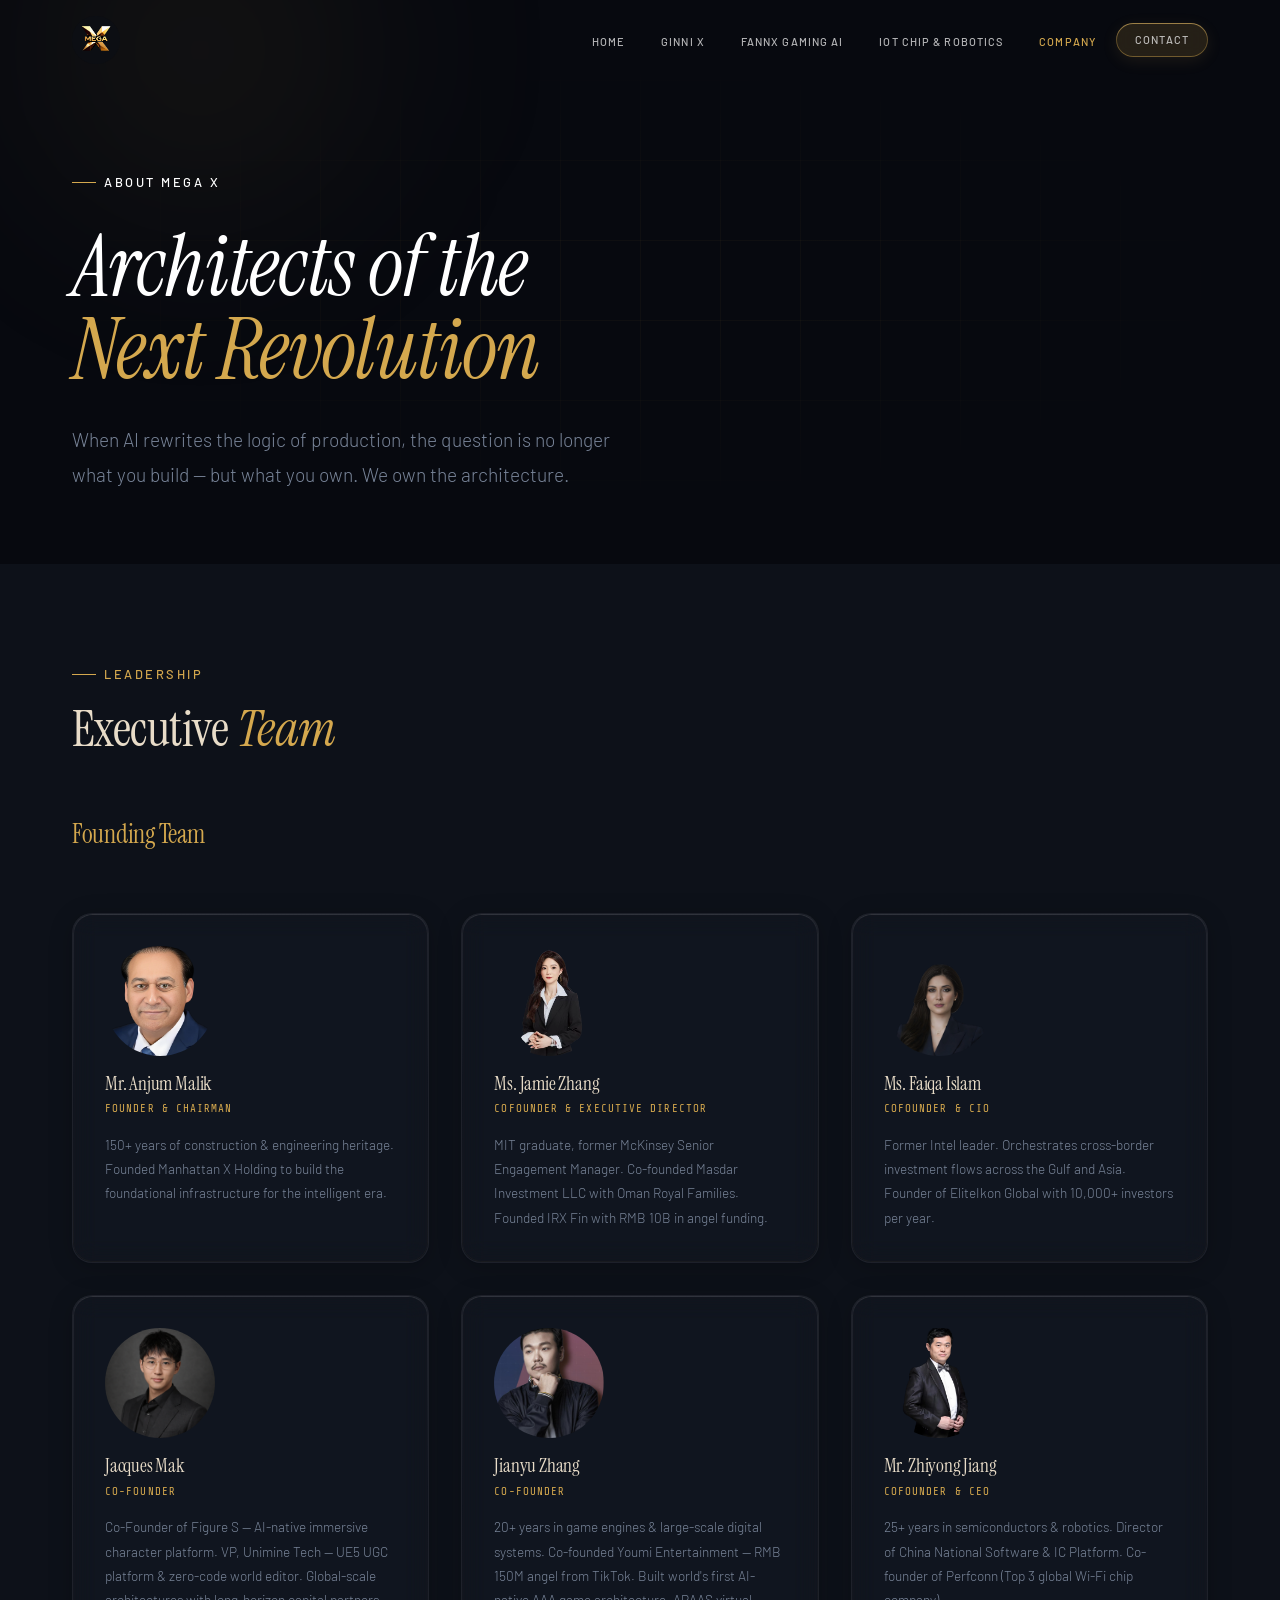
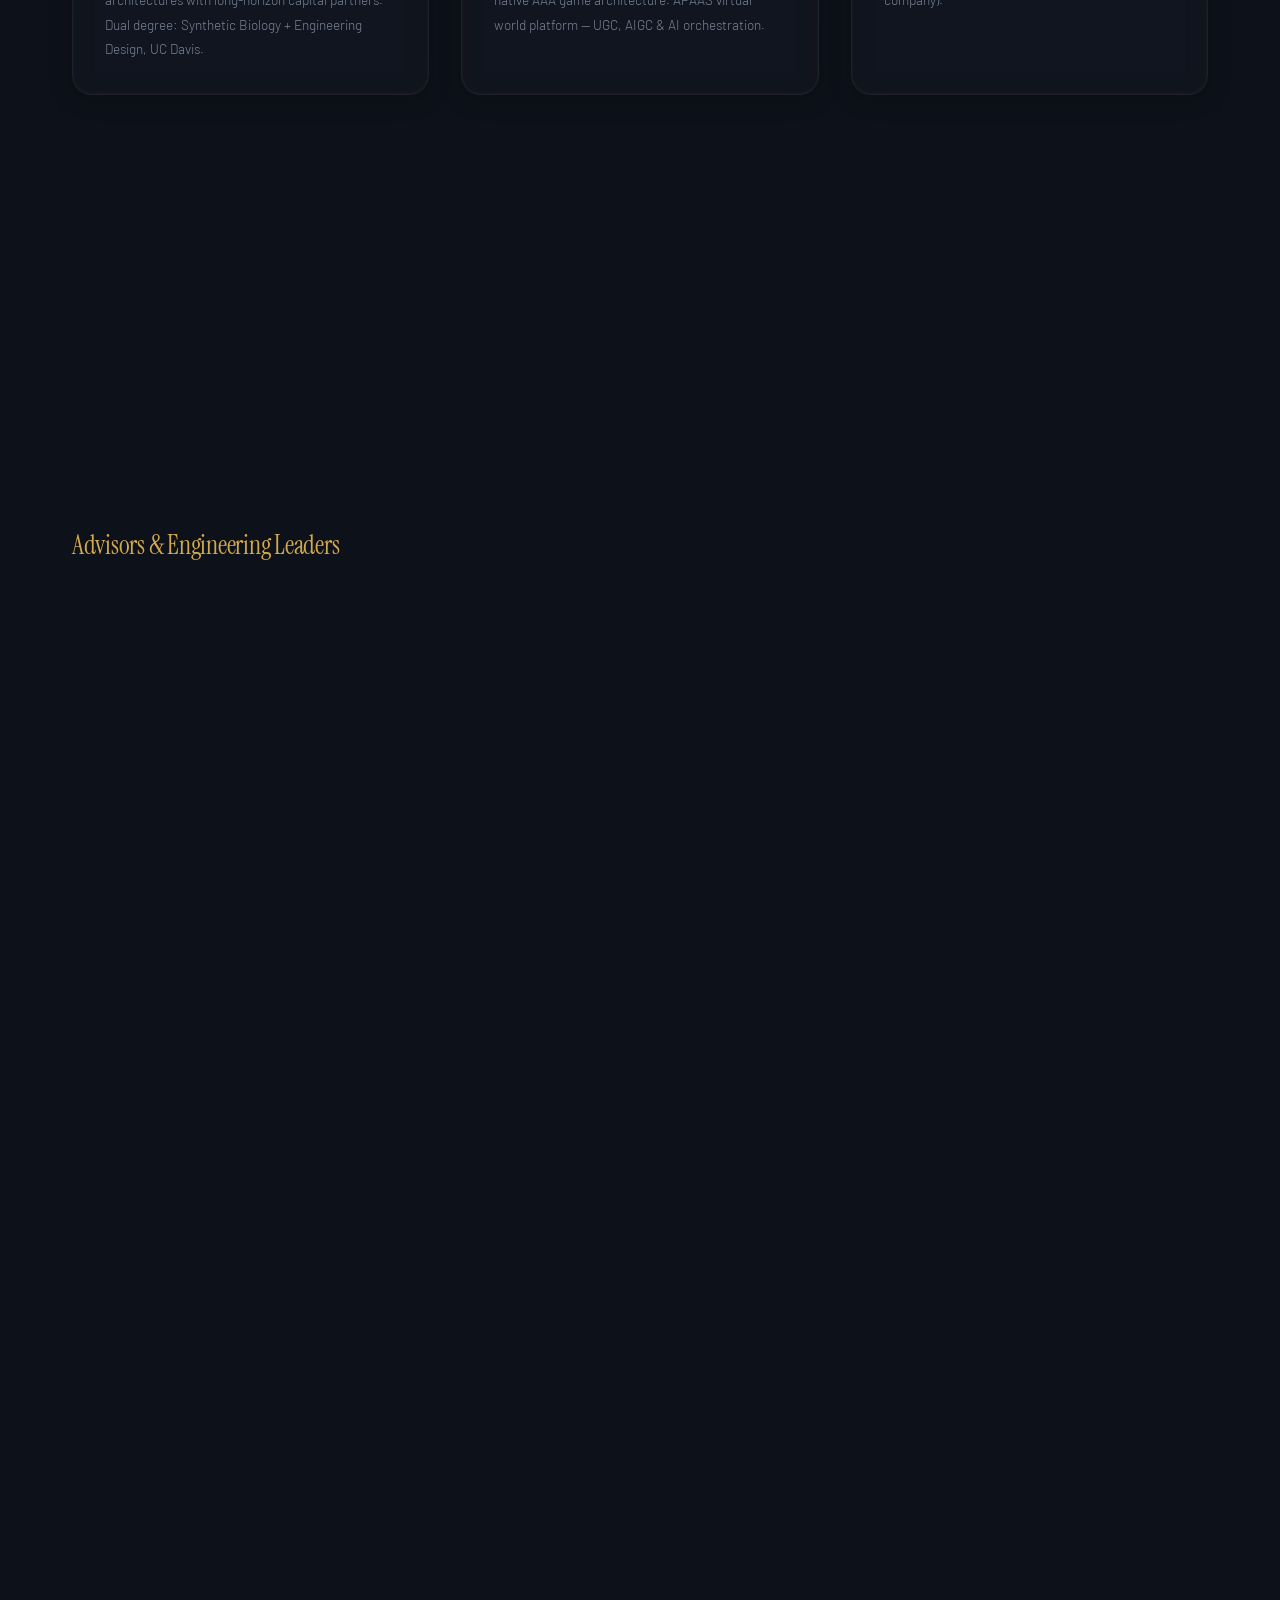
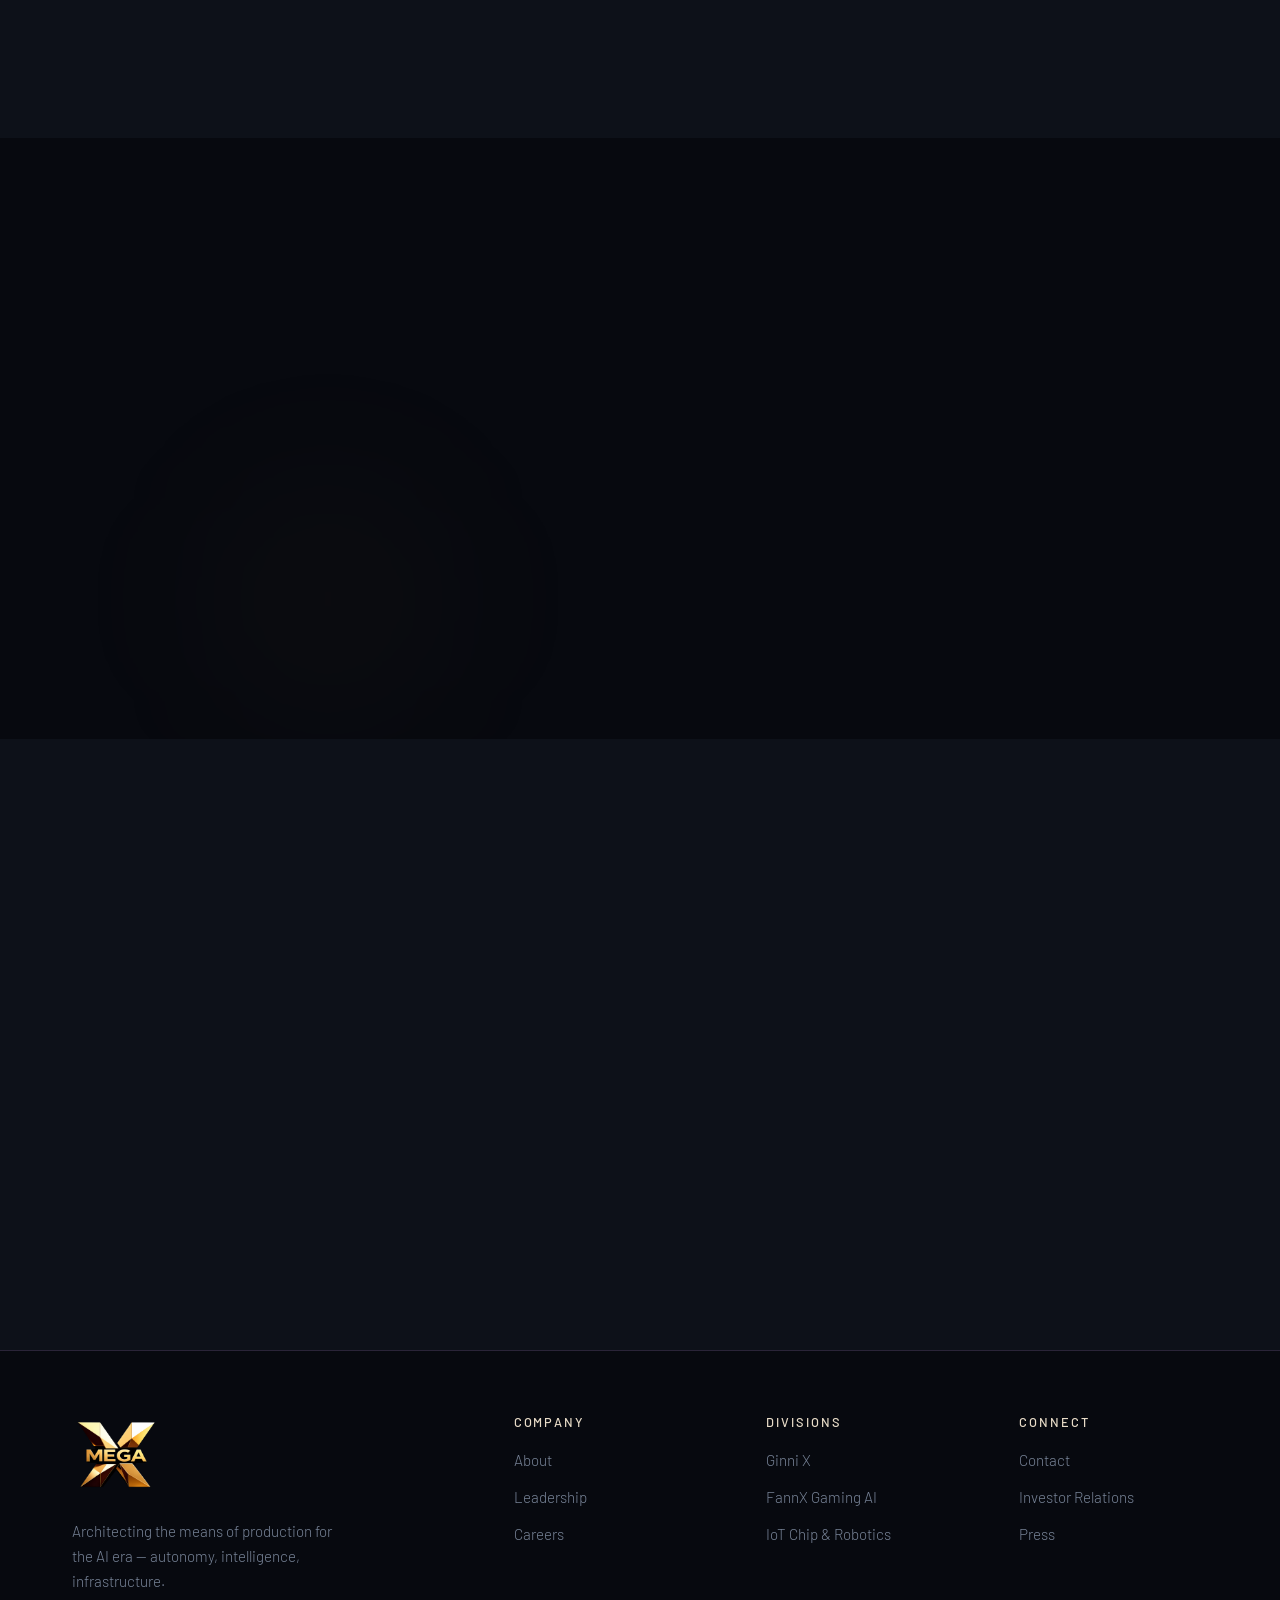
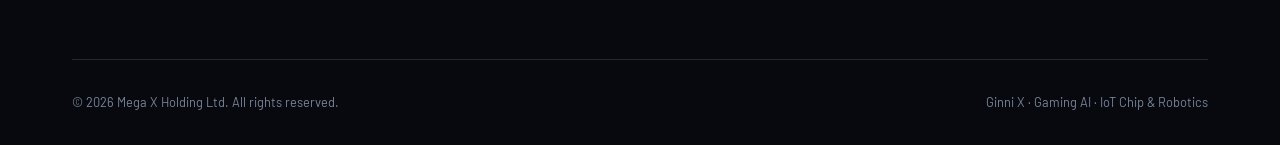
<file: about.html>
<!DOCTYPE html>
<html lang="en">
<head>
  <meta charset="UTF-8">
  <meta name="viewport" content="width=device-width, initial-scale=1.0">
  <title>About — Mega X Holding Ltd.</title>
  <meta name="description" content="Mega X Holding Ltd. — Architecting the production revolution of the AI era. Autonomy. Intelligence. Infrastructure.">

  <link rel="icon" href="assets/final-favicon.ico" type="image/x-icon">
  <link rel="icon" href="assets/final-favicon.png" type="image/png">
  <link rel="apple-touch-icon" href="assets/final-apple-touch-icon.png">
  <link rel="preconnect" href="https://fonts.googleapis.com">
  <link rel="preconnect" href="https://fonts.gstatic.com" crossorigin>
  <link rel="preload" as="style" href="https://fonts.googleapis.com/css2?family=Instrument+Serif:ital@0;1&family=Barlow:wght@300;400;500;600&family=Share+Tech+Mono&display=swap">
  <link rel="stylesheet" href="https://fonts.googleapis.com/css2?family=Instrument+Serif:ital@0;1&family=Barlow:wght@300;400;500;600&family=Share+Tech+Mono&display=swap" media="print" onload="this.media='all'">
  <noscript><link rel="stylesheet" href="https://fonts.googleapis.com/css2?family=Instrument+Serif:ital@0;1&family=Barlow:wght@300;400;500;600&family=Share+Tech+Mono&display=swap"></noscript>
  <link rel="stylesheet" href="styles/bundle.min.css">
  <style>
    /* ===== Font System ===== */
    body { font-family: var(--font-body); }
    h1, h2, h3, h4 {
      font-family: var(--font-display);
      font-weight: 400;
      letter-spacing: -0.01em;
    }
    h1 em, h2 em, h3 em {
      font-style: italic;
      color: var(--color-primary);
    }

    /* ===== Ambient Orbs ===== */
    @keyframes orbDrift { 0%,100%{transform:translate(0,0) scale(1)} 33%{transform:translate(4%,-5%) scale(1.06)} 66%{transform:translate(-3%,3%) scale(0.96)} }
    @keyframes orbDrift2 { 0%,100%{transform:translate(0,0) rotate(0deg) scale(1)} 50%{transform:translate(-5%,2%) rotate(8deg) scale(1.1)} }
    .ambient-orb {
      position: absolute;
      border-radius: 50%;
      filter: blur(80px);
      pointer-events: none;
      will-change: transform;
    }

    /* ===== Section Spacing ===== */
    .section-block {
      padding: clamp(5rem, 10vh, 8rem) 0;
      position: relative;
      overflow: hidden;
    }

    /* ===== Page Hero ===== */
    .page-hero {
      padding: clamp(10rem, 18vh, 14rem) 0 clamp(4rem, 8vh, 6rem);
      position: relative;
      overflow: hidden;
    }
    .page-hero h1 {
      font-size: clamp(2.8rem, 6vw + 0.5rem, 5.5rem);
      font-style: italic;
      line-height: 0.98;
      margin-bottom: var(--space-lg);
    }
    .page-hero .accent { color: var(--color-primary); }
    .page-hero .subtitle {
      font-weight: 300;
      font-size: clamp(1rem, 1.5vw, 1.3rem);
      color: var(--color-text-muted);
      line-height: 1.8;
      max-width: 50ch;
    }

    /* ===== Section Headers ===== */
    .section-header {
      margin-bottom: clamp(2.5rem, 5vw, 4rem);
    }
    .section-header h2 {
      font-size: clamp(2rem, 4vw, 3.2rem);
      line-height: 1.08;
      margin-top: var(--space-md);
    }
    .section-header.center {
      text-align: center;
      max-width: 650px;
      margin-left: auto;
      margin-right: auto;
    }
    .section-header.center .overline { justify-content: center; }

    /* ===== Leadership ===== */
    .leader-group {
      margin-bottom: clamp(3rem, 5vw, 5rem);
    }
    .leader-group h3 {
      font-size: clamp(1.3rem, 2vw, 1.6rem);
      margin-bottom: var(--space-xl);
      color: var(--color-primary);
    }
    .team-grid {
      display: grid;
      gap: var(--space-lg);
    }
    .team-grid.founding {
      grid-template-columns: repeat(3, minmax(240px, 1fr));
    }
    .team-grid.advisors {
      grid-template-columns: repeat(4, minmax(200px, 1fr));
    }
    .team-card {
      background: rgba(255,255,255,0.02);
      backdrop-filter: blur(12px) saturate(1.2);
      -webkit-backdrop-filter: blur(12px) saturate(1.2);
      border: 1px solid rgba(255,255,255,0.05);
      border-radius: var(--radius-glass);
      padding: clamp(1.5rem, 2.5vw, 2rem);
      transition: all 0.4s var(--ease-out);
      display: flex;
      flex-direction: column;
      align-items: flex-start;
      position: relative;
      overflow: hidden;
      box-shadow:
        inset 0 1px 0 rgba(255,255,255,0.06),
        0 4px 24px rgba(0,0,0,0.2);
    }
    .team-card::before {
      content: '';
      position: absolute;
      inset: 0;
      border-radius: inherit;
      padding: 1px;
      background: linear-gradient(180deg, rgba(255,255,255,0.08) 0%, rgba(255,255,255,0) 50%, rgba(212,168,78,0.04) 100%);
      -webkit-mask: linear-gradient(#fff 0 0) content-box, linear-gradient(#fff 0 0);
      -webkit-mask-composite: xor;
      mask-composite: exclude;
      pointer-events: none;
    }
    .team-card:hover {
      border-color: rgba(212,168,78,0.12);
      transform: translateY(-3px);
      box-shadow:
        inset 0 1px 0 rgba(255,255,255,0.1),
        0 8px 36px rgba(0,0,0,0.3);
    }
    .team-avatar {
      width: 110px;
      height: 110px;
      border-radius: 999px;
      object-fit: cover;
      object-position: center 20%;
      margin-bottom: var(--space-md);
      flex-shrink: 0;
    }
    .team-avatar.small {
      width: 72px;
      height: 72px;
    }
    .team-name {
      margin: 0 0 0.4rem;
      font-size: clamp(1.1rem, 1.5vw, 1.3rem);
      color: var(--color-text);
      line-height: 1.2;
    }
    .team-position {
      font-family: var(--font-mono);
      font-size: 0.68rem;
      color: var(--color-primary);
      text-transform: uppercase;
      letter-spacing: 0.1em;
      margin-bottom: var(--space-md);
      line-height: 1.4;
    }
    .team-bio {
      margin: 0;
      color: var(--color-text-muted);
      font-size: clamp(0.85rem, 1vw, 0.95rem);
      line-height: 1.8;
    }
    .team-card.small {
      padding: clamp(1.2rem, 2vw, 1.5rem);
    }
    @media (max-width: 1040px) {
      .team-grid.founding { grid-template-columns: repeat(2, minmax(220px, 1fr)); }
      .team-grid.advisors { grid-template-columns: repeat(2, minmax(220px, 1fr)); }
    }
    @media (max-width: 720px) {
      .team-grid.founding,
      .team-grid.advisors { grid-template-columns: 1fr; }
    }

    /* ===== Values ===== */
    .values-grid {
      display: grid;
      grid-template-columns: repeat(4, 1fr);
      gap: var(--space-lg);
    }
    .value-item {
      background: rgba(255,255,255,0.02);
      backdrop-filter: blur(10px);
      -webkit-backdrop-filter: blur(10px);
      padding: clamp(1.5rem, 3vw, 2.2rem);
      border-radius: 16px;
      border: 1px solid rgba(255,255,255,0.05);
      transition: all 0.4s var(--ease-out);
      box-shadow:
        inset 0 1px 1px rgba(255,255,255,0.06),
        0 4px 16px rgba(0,0,0,0.15);
    }
    .value-item:hover {
      border-color: rgba(212,168,78,0.12);
      transform: translateY(-2px);
    }
    .value-number {
      font-family: var(--font-display);
      font-size: clamp(2rem, 3vw, 2.8rem);
      font-weight: 400;
      color: rgba(212,168,78,0.2);
      line-height: 1;
      margin-bottom: var(--space-md);
    }
    .value-item h4 {
      font-size: clamp(1.1rem, 1.5vw, 1.3rem);
      margin-bottom: var(--space-sm);
    }
    .value-item p {
      font-size: clamp(0.88rem, 1.1vw, 1rem);
      color: var(--color-text-muted);
      line-height: 1.75;
    }
    @media (max-width: 900px) {
      .values-grid { grid-template-columns: repeat(2, 1fr); }
    }
    @media (max-width: 480px) {
      .values-grid { grid-template-columns: 1fr; }
    }

    /* ===== Careers CTA ===== */
    .careers-cta {
      background: rgba(255,255,255,0.02);
      backdrop-filter: blur(20px) saturate(1.3);
      -webkit-backdrop-filter: blur(20px) saturate(1.3);
      border: none;
      border-radius: 24px;
      padding: clamp(3rem, 5vw, 5rem);
      text-align: center;
      position: relative;
      overflow: hidden;
      box-shadow:
        inset 0 1px 1px rgba(255,255,255,0.1),
        0 8px 32px rgba(0,0,0,0.3);
    }
    .careers-cta::before {
      content: '';
      position: absolute;
      inset: 0;
      border-radius: inherit;
      padding: 1px;
      background: linear-gradient(180deg,
        rgba(255,255,255,0.15) 0%,
        rgba(255,255,255,0.02) 40%,
        rgba(212,168,78,0.08) 100%
      );
      -webkit-mask: linear-gradient(#fff 0 0) content-box, linear-gradient(#fff 0 0);
      -webkit-mask-composite: xor;
      mask-composite: exclude;
      pointer-events: none;
    }
    .careers-cta h3 {
      font-size: clamp(1.6rem, 3vw, 2.4rem);
      margin-bottom: var(--space-md);
    }
    .careers-cta p {
      color: var(--color-text-muted);
      max-width: 52ch;
      margin: 0 auto var(--space-xl);
      font-size: clamp(0.95rem, 1.2vw, 1.1rem);
      line-height: 1.8;
    }
  </style>
</head>
<body>
  <a href="#main" class="skip-link">Skip to content</a>
  <div class="loader-overlay" aria-hidden="true"><div class="loader-bar"></div></div>

  <nav class="nav" aria-label="Main navigation">
    <div class="container nav-inner">
      <a href="index.html" class="nav-logo" aria-label="Mega X Holding home"><img src="assets/MegaX_logo2_circle.png" alt="Mega X" height="48"></a>
      <ul class="nav-links">
        <li><a href="index.html">Home</a></li>
        <li><a href="ginni-x.html">Ginni X</a></li>
        <li><a href="fann-gaming-ai.html">FannX Gaming AI</a></li>
        <li><a href="wifi-iot-chips.html">IoT Chip & Robotics</a></li>
        <li><a href="about.html" style="color:var(--color-primary);">Company</a></li>
        <li><a href="contact.html" class="btn btn-primary" style="padding:0.5rem 1.2rem;">Contact</a></li>
      </ul>
      <button class="nav-toggle" aria-label="Toggle menu" aria-expanded="false"><span></span><span></span><span></span></button>
    </div>
    <div class="nav-glow-line"></div>
  </nav>
  <div class="mobile-menu" role="dialog" aria-label="Mobile navigation">
    <a href="index.html">Home</a>
    <a href="ginni-x.html">Ginni X</a>
    <a href="fann-gaming-ai.html">FannX Gaming AI</a>
    <a href="wifi-iot-chips.html">IoT Chip & Robotics</a>
    <a href="about.html">Company</a>
    <a href="contact.html">Contact</a>
  </div>

  <main id="main">
    <!-- ===== HERO ===== -->
    <section class="page-hero">
      <div class="grid-bg"></div>
      <div class="ambient-orb" style="width:600px;height:600px;background:radial-gradient(circle,rgba(212,168,78,0.08),transparent 65%);top:-250px;left:-100px;animation:orbDrift 20s ease-in-out infinite;"></div>
      <div class="container relative z-1">
        <p class="overline reveal" style="margin-bottom:var(--space-lg);">About Mega X</p>
        <h1 class="reveal" style="transition-delay:80ms;">Architects of the <br><span class="accent">Next Revolution</span></h1>
        <p class="subtitle reveal" style="transition-delay:160ms;">
          When AI rewrites the logic of production, the question is no longer what you build — but what you own. We own the architecture.
        </p>
      </div>
    </section>

    <!-- ===== LEADERSHIP ===== -->
    <section id="leadership" class="section-block" style="background:var(--color-surface);">
      <div class="container">
        <div class="section-header reveal">
          <p class="overline">Leadership</p>
          <h2>Executive <em>Team</em></h2>
        </div>

        <div class="leader-group">
          <h3>Founding Team</h3>
          <div class="team-grid founding stagger">
            <article class="team-card reveal">
              <img class="team-avatar" src="assets/team/anjum-malik.png" alt="Mr. Anjum Malik">
              <h4 class="team-name">Mr. Anjum Malik</h4>
              <div class="team-position">Founder & Chairman</div>
              <p class="team-bio">150+ years of construction & engineering heritage. Founded Manhattan X Holding to build the foundational infrastructure for the intelligent era.</p>
            </article>
            <article class="team-card reveal">
              <img class="team-avatar" src="assets/team/jamie-zhang.png" alt="Ms. Jamie Zhang">
              <h4 class="team-name">Ms. Jamie Zhang</h4>
              <div class="team-position">CoFounder & Executive Director</div>
              <p class="team-bio">MIT graduate, former McKinsey Senior Engagement Manager. Co-founded Masdar Investment LLC with Oman Royal Families. Founded IRX Fin with RMB 10B in angel funding.</p>
            </article>
            <article class="team-card reveal">
              <img class="team-avatar" src="assets/team/faiqa-islam.png" alt="Ms. Faiqa Islam">
              <h4 class="team-name">Ms. Faiqa Islam</h4>
              <div class="team-position">CoFounder & CIO</div>
              <p class="team-bio">Former Intel leader. Orchestrates cross-border investment flows across the Gulf and Asia. Founder of EliteIkon Global with 10,000+ investors per year.</p>
            </article>
            <article class="team-card reveal">
              <img class="team-avatar" src="assets/team/jacques-mak.png" alt="Jacques Mak">
              <h4 class="team-name">Jacques Mak</h4>
              <div class="team-position">Co-Founder</div>
              <p class="team-bio">Co-Founder of Figure S — AI-native immersive character platform. VP, Unimine Tech — UE5 UGC platform & zero-code world editor. Global-scale architectures with long-horizon capital partners. Dual degree: Synthetic Biology + Engineering Design, UC Davis.</p>
            </article>
            <article class="team-card reveal">
              <img class="team-avatar" src="assets/team/jianyu-zhang.png" alt="Jianyu Zhang">
              <h4 class="team-name">Jianyu Zhang</h4>
              <div class="team-position">Co-Founder</div>
              <p class="team-bio">20+ years in game engines & large-scale digital systems. Co-founded Youmi Entertainment — RMB 150M angel from TikTok. Built world's first AI-native AAA game architecture. APAAS virtual world platform — UGC, AIGC & AI orchestration.</p>
            </article>
            <article class="team-card reveal">
              <img class="team-avatar" src="assets/team/zhiyong-jiang.png" alt="Mr. Zhiyong Jiang">
              <h4 class="team-name">Mr. Zhiyong Jiang</h4>
              <div class="team-position">CoFounder & CEO</div>
              <p class="team-bio">25+ years in semiconductors & robotics. Director of China National Software & IC Platform. Co-founder of Perfconn (Top 3 global Wi-Fi chip company).</p>
            </article>
            <article class="team-card reveal">
              <img class="team-avatar" src="assets/team/kevin-steptoe.png" alt="Dr. Kevin John Steptoe">
              <h4 class="team-name">Dr. Kevin John Steptoe</h4>
              <div class="team-position">CoFounder & CTO</div>
              <p class="team-bio">20+ years in SoC design (28nm/16nm/12nm). Former CEO of Marvell. Deep expertise in storage, networking, and AI chip design.</p>
            </article>
            <article class="team-card reveal">
              <img class="team-avatar" src="assets/team/rebecca-qiu.png" alt="Ms. Rebecca Qiu">
              <h4 class="team-name">Ms. Rebecca Qiu</h4>
              <div class="team-position">CoFounder & MD, Global Strategic Investments</div>
              <p class="team-bio">Directed $5B+ into 100+ enterprises. Investment Partner at SVB Capital. Founder of China SME Venture Capital Fund.</p>
            </article>
          </div>
        </div>

        <div class="leader-group">
          <h3>Advisors & Engineering Leaders</h3>
          <div class="team-grid advisors stagger">
            <article class="team-card small reveal">
              <img class="team-avatar small" src="assets/team/roy-jewell.png" alt="Mr. Roy E. Jewell">
              <h4 class="team-name">Mr. Roy E. Jewell</h4>
              <div class="team-position">Chief Advisor</div>
              <p class="team-bio">30+ years in semiconductor & EDA. Former TI. Led two EDA companies to Nasdaq IPOs.</p>
            </article>
            <article class="team-card small reveal">
              <img class="team-avatar small" src="assets/team/mingxian-feng.jpeg" alt="Dr. Mingxian Feng">
              <h4 class="team-name">Dr. Mingxian Feng</h4>
              <div class="team-position">Chief Advisor, Former TSMC Chairman</div>
              <p class="team-bio">"Father of Semiconductors in Asia." Contributed to founding 20 semiconductor companies.</p>
            </article>
            <article class="team-card small reveal">
              <img class="team-avatar small" src="assets/team/jade.png" alt="Mr. Jade">
              <h4 class="team-name">Mr. Jade</h4>
              <div class="team-position">Director of Chip Engineering</div>
              <p class="team-bio">Led silicon development at Nokia, Apple, Microsoft, AWS. RF products with 100M+ unit shipments.</p>
            </article>
            <article class="team-card small reveal">
              <img class="team-avatar small" src="assets/team/cao-xuguang.png" alt="Mr. Cao Xuguang">
              <h4 class="team-name">Mr. Cao Xuguang</h4>
              <div class="team-position">RF System Design Expert</div>
              <p class="team-bio">20+ years at Nokia, Huawei, Ericsson. RF designs deployed in hundreds of millions of devices.</p>
            </article>
            <article class="team-card small reveal">
              <img class="team-avatar small" src="assets/team/dr-z.png" alt="Dr. Z">
              <h4 class="team-name">Dr. Z</h4>
              <div class="team-position">Wi-Fi System Architecture & R&D</div>
              <p class="team-bio">Former HiSilicon. Wi-Fi AP chips with 100M+ unit shipments. 15+ years in wireless connectivity.</p>
            </article>
            <article class="team-card small reveal">
              <img class="team-avatar small" src="assets/team/dr-han.png" alt="Dr. Han">
              <h4 class="team-name">Dr. Han</h4>
              <div class="team-position">RF and Analog Chip Design</div>
              <p class="team-bio">Former CEO/CTO of FCI (Silicon Motion). Co-founded RF Solutions Inc., acquired by Skyworks.</p>
            </article>
            <article class="team-card small reveal">
              <img class="team-avatar small" src="assets/team/john-long.png" alt="John Long">
              <h4 class="team-name">John Long</h4>
              <div class="team-position">Director of Manufacturing & Supply Chain</div>
              <p class="team-bio">Former Motorola RF Engineer, Delphi Plant Manager. Extensive international manufacturing experience.</p>
            </article>
            <article class="team-card small reveal">
              <img class="team-avatar small" src="assets/team/robert-young.png" alt="Robert Young">
              <h4 class="team-name">Robert Young</h4>
              <div class="team-position">CTO, Architecture Design</div>
              <p class="team-bio">Cambridge/CSR background. Developed world's first CMOS Bluetooth chip (2B+ units sold, acquired by Qualcomm).</p>
            </article>
            <article class="team-card small reveal">
              <img class="team-avatar small" src="assets/team/jonathan-kimmitt.png" alt="Jonathan Kimmitt">
              <h4 class="team-name">Jonathan Kimmitt</h4>
              <div class="team-position">Digital Director</div>
              <p class="team-bio">Processor design and FPGA verification. Core team from Cambridge/CSR and Texas Instruments.</p>
            </article>
            <article class="team-card small reveal">
              <img class="team-avatar small" src="assets/team/nicky-wilkinson.png" alt="Nicky Wilkinson">
              <h4 class="team-name">Nicky Wilkinson</h4>
              <div class="team-position">Chief RF Expert</div>
              <p class="team-bio">30+ years in RF and MIMO. Co-founded Neul (NB-IoT standard, acquired by Huawei).</p>
            </article>
          </div>
        </div>
      </div>
    </section>

    <!-- ===== VALUES ===== -->
    <section class="section-block">
      <div class="ambient-orb" style="width:400px;height:400px;bottom:-10%;left:10%;background:radial-gradient(circle,rgba(212,168,78,0.05),transparent 60%);animation:orbDrift2 18s ease-in-out infinite;"></div>
      <div class="container" style="position:relative;z-index:1;">
        <div class="section-header center reveal">
          <p class="overline">Our Principles</p>
          <h2>What We <em>Believe</em></h2>
        </div>
        <div class="values-grid reveal-scale">
          <div class="value-item">
            <div class="value-number">01</div>
            <h4>Own the Stack</h4>
            <p>From silicon to agent — vertical integration is the only defensible position in the age of AI.</p>
          </div>
          <div class="value-item">
            <div class="value-number">02</div>
            <h4>Ship Autonomy</h4>
            <p>A company that still needs humans in every loop is a company that hasn't started the transition.</p>
          </div>
          <div class="value-item">
            <div class="value-number">03</div>
            <h4>First Principles</h4>
            <p>We don't optimize legacy systems. We design from the physics up — spectrum, silicon, architecture.</p>
          </div>
          <div class="value-item">
            <div class="value-number">04</div>
            <h4>Structural Ambition</h4>
            <p>We build for paradigm shifts, not product cycles. Every division is a bet on a new industrial category.</p>
          </div>
        </div>
      </div>
    </section>

    <!-- ===== CAREERS CTA ===== -->
    <section id="careers" class="section-block" style="background:var(--color-surface);">
      <div class="container">
        <div class="careers-cta reveal-scale">
          <p class="overline" style="justify-content:center;margin-bottom:var(--space-md);">Careers</p>
          <h3>Build What Comes <em>Next</em></h3>
          <p>We hire architects — of silicon, of systems, of autonomous intelligence. If you want to define the production stack of the AI era, not just optimize the last one, we should talk.</p>
          <a href="contact.html" class="btn btn-primary">View Open Roles →</a>
        </div>
      </div>
    </section>
  </main>

  <footer>
    <div class="container">
      <div class="footer-grid">
        <div class="footer-brand">
          <a href="index.html" class="nav-logo" aria-label="Mega X Holding home"><img src="assets/MegaX_logo2.png" alt="Mega X" height="88"></a>
          <p>Architecting the means of production for the AI era — autonomy, intelligence, infrastructure.</p>
        </div>
        <div class="footer-col"><h5>Company</h5><ul><li><a href="about.html">About</a></li><li><a href="about.html#leadership">Leadership</a></li><li><a href="about.html#careers">Careers</a></li></ul></div>
        <div class="footer-col"><h5>Divisions</h5><ul><li><a href="ginni-x.html">Ginni X</a></li><li><a href="fann-gaming-ai.html">FannX Gaming AI</a></li><li><a href="wifi-iot-chips.html">IoT Chip & Robotics</a></li></ul></div>
        <div class="footer-col"><h5>Connect</h5><ul><li><a href="contact.html">Contact</a></li><li><a href="contact.html">Investor Relations</a></li><li><a href="contact.html">Press</a></li></ul></div>
      </div>
      <div class="footer-bottom"><span>&copy; 2026 Mega X Holding Ltd. All rights reserved.</span><span>Ginni X · Gaming AI · IoT Chip & Robotics</span></div>
    </div>
  </footer>

  <button class="scroll-top" aria-label="Scroll to top"><svg width="18" height="18" viewBox="0 0 18 18" fill="none" stroke="currentColor" stroke-width="2" stroke-linecap="round" stroke-linejoin="round"><path d="M9 15V3"/><path d="M3 8l6-6 6 6"/></svg></button>
  <script src="js/main.js"></script>
</body>
</html>
</file>
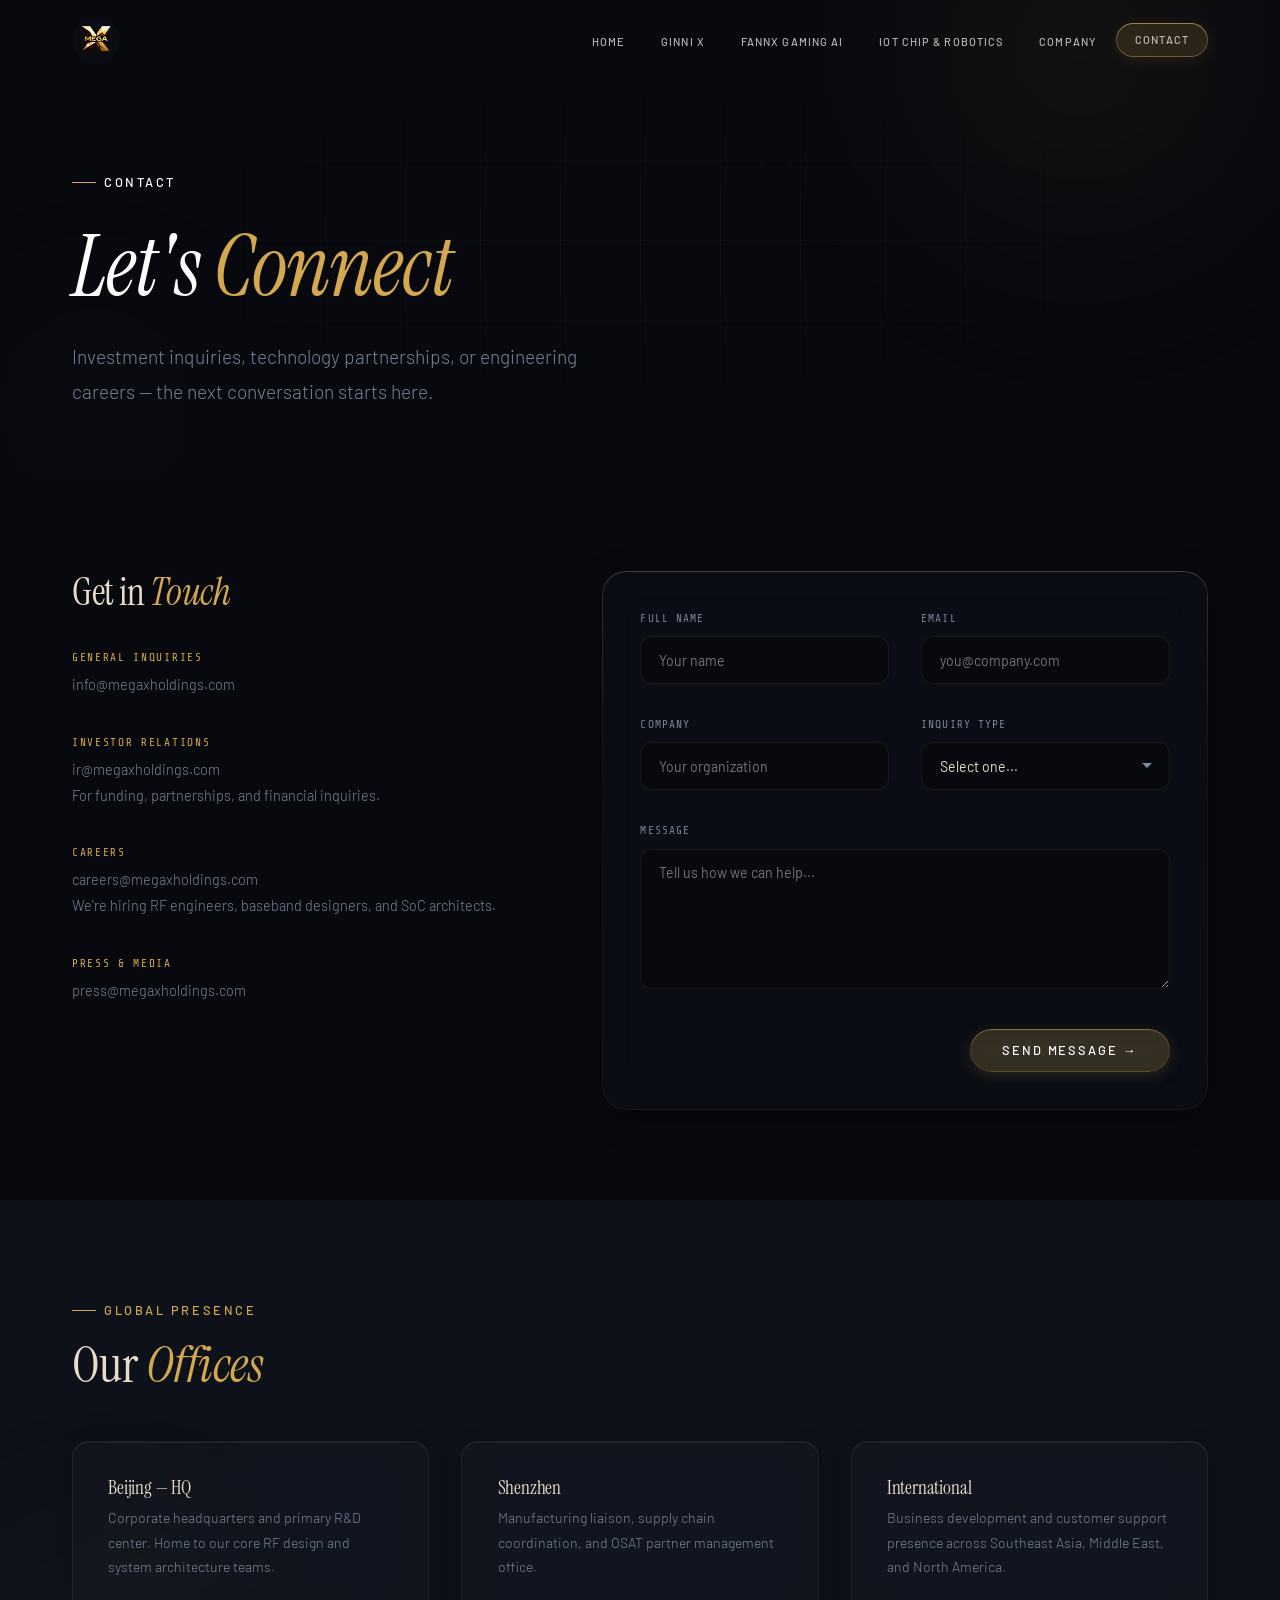
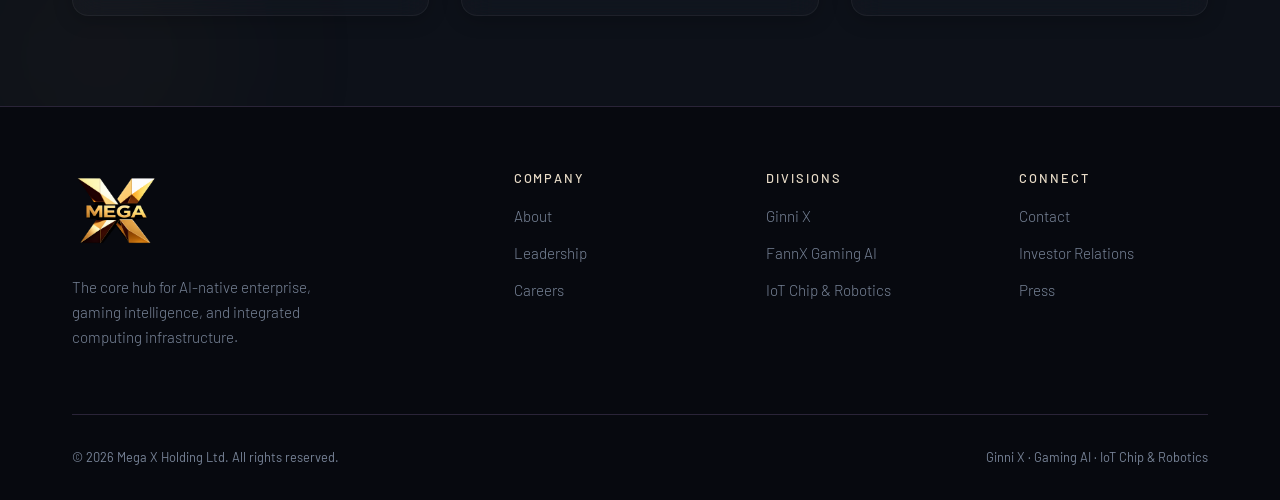
<file: contact.html>
<!DOCTYPE html>
<html lang="en">
<head>
  <meta charset="UTF-8">
  <meta name="viewport" content="width=device-width, initial-scale=1.0">
  <title>Contact — Mega X Holding Ltd.</title>
  <meta name="description" content="Get in touch with Mega X Holding Ltd. for investor relations, partnership inquiries, or career opportunities.">

  <link rel="icon" href="assets/final-favicon.ico" type="image/x-icon">
  <link rel="icon" href="assets/final-favicon.png" type="image/png">
  <link rel="apple-touch-icon" href="assets/final-apple-touch-icon.png">
  <link rel="preconnect" href="https://fonts.googleapis.com">
  <link rel="preconnect" href="https://fonts.gstatic.com" crossorigin>
  <link rel="preload" as="style" href="https://fonts.googleapis.com/css2?family=Instrument+Serif:ital@0;1&family=Barlow:wght@300;400;500;600&family=Share+Tech+Mono&display=swap">
  <link rel="stylesheet" href="https://fonts.googleapis.com/css2?family=Instrument+Serif:ital@0;1&family=Barlow:wght@300;400;500;600&family=Share+Tech+Mono&display=swap" media="print" onload="this.media='all'">
  <noscript><link rel="stylesheet" href="https://fonts.googleapis.com/css2?family=Instrument+Serif:ital@0;1&family=Barlow:wght@300;400;500;600&family=Share+Tech+Mono&display=swap"></noscript>
  <link rel="stylesheet" href="styles/bundle.min.css">
  <style>
    /* ===== Font System ===== */
    body { font-family: var(--font-body); }
    h1, h2, h3, h4 {
      font-family: var(--font-display);
      font-weight: 400;
      letter-spacing: -0.01em;
    }
    h1 em, h2 em, h3 em {
      font-style: italic;
      color: var(--color-primary);
    }

    /* ===== Ambient Orbs ===== */
    @keyframes orbDrift { 0%,100%{transform:translate(0,0) scale(1)} 33%{transform:translate(4%,-5%) scale(1.06)} 66%{transform:translate(-3%,3%) scale(0.96)} }
    @keyframes orbDrift2 { 0%,100%{transform:translate(0,0) rotate(0deg) scale(1)} 50%{transform:translate(-5%,2%) rotate(8deg) scale(1.1)} }
    .ambient-orb {
      position: absolute;
      border-radius: 50%;
      filter: blur(80px);
      pointer-events: none;
      will-change: transform;
    }

    /* ===== Section Spacing ===== */
    .section-block {
      padding: clamp(5rem, 10vh, 8rem) 0;
      position: relative;
      overflow: hidden;
    }

    /* ===== Page Hero ===== */
    .page-hero {
      padding: clamp(10rem, 18vh, 14rem) 0 clamp(4rem, 8vh, 6rem);
      position: relative;
      overflow: hidden;
    }
    .page-hero h1 {
      font-size: clamp(2.8rem, 6vw + 0.5rem, 5.5rem);
      font-style: italic;
      line-height: 0.98;
      margin-bottom: var(--space-lg);
    }
    .page-hero .subtitle {
      font-weight: 300;
      font-size: clamp(1rem, 1.5vw, 1.3rem);
      color: var(--color-text-muted);
      line-height: 1.8;
      max-width: 50ch;
    }

    /* ===== Contact Layout ===== */
    .contact-layout {
      display: grid;
      grid-template-columns: 1fr 1.3fr;
      gap: clamp(3rem, 5vw, 5rem);
      align-items: start;
    }
    @media (max-width: 900px) {
      .contact-layout { grid-template-columns: 1fr; }
    }

    /* ===== Info Side ===== */
    .contact-info h3 {
      font-size: clamp(1.6rem, 3vw, 2.4rem);
      margin-bottom: clamp(1.5rem, 3vw, 2.5rem);
    }
    .info-block {
      margin-bottom: clamp(1.5rem, 3vw, 2.5rem);
    }
    .info-block h5 {
      font-family: var(--font-mono);
      font-size: 0.7rem;
      text-transform: uppercase;
      letter-spacing: 0.15em;
      color: var(--color-primary);
      margin-bottom: 0.5rem;
    }
    .info-block p,
    .info-block a {
      font-size: clamp(0.9rem, 1.1vw, 1.05rem);
      color: var(--color-text-muted);
      line-height: 1.8;
    }
    .info-block a {
      transition: color 0.3s var(--ease-out);
    }
    .info-block a:hover { color: var(--color-primary); }

    /* ===== Form — Liquid Glass ===== */
    .contact-form {
      background: rgba(255,255,255,0.02);
      backdrop-filter: blur(20px) saturate(1.3);
      -webkit-backdrop-filter: blur(20px) saturate(1.3);
      border: none;
      border-radius: 24px;
      padding: clamp(1.8rem, 3vw, 2.8rem);
      position: relative;
      overflow: hidden;
      box-shadow:
        inset 0 1px 1px rgba(255,255,255,0.1),
        0 8px 32px rgba(0,0,0,0.3);
    }
    .contact-form::before {
      content: '';
      position: absolute;
      inset: 0;
      border-radius: inherit;
      padding: 1px;
      background: linear-gradient(180deg,
        rgba(255,255,255,0.15) 0%,
        rgba(255,255,255,0.02) 40%,
        rgba(212,168,78,0.08) 100%
      );
      -webkit-mask: linear-gradient(#fff 0 0) content-box, linear-gradient(#fff 0 0);
      -webkit-mask-composite: xor;
      mask-composite: exclude;
      pointer-events: none;
    }
    .form-group {
      margin-bottom: var(--space-lg);
    }
    .form-group label {
      display: block;
      font-family: var(--font-mono);
      font-size: 0.7rem;
      text-transform: uppercase;
      letter-spacing: 0.1em;
      color: var(--color-text-muted);
      margin-bottom: 0.5rem;
    }
    .form-group input,
    .form-group select,
    .form-group textarea {
      width: 100%;
      padding: 0.9rem 1.1rem;
      background: var(--color-bg);
      border: 1px solid var(--color-border);
      color: var(--color-text);
      font-family: var(--font-body);
      font-size: clamp(0.88rem, 1vw, 1rem);
      transition: border-color 0.3s var(--ease-out);
      outline: none;
      border-radius: 12px;
    }
    .form-group input:focus,
    .form-group select:focus,
    .form-group textarea:focus {
      border-color: var(--color-primary);
    }
    .form-group textarea { min-height: 140px; resize: vertical; }
    .form-group select {
      appearance: none;
      background-image: url("data:image/svg+xml,%3Csvg xmlns='http://www.w3.org/2000/svg' width='12' height='12' viewBox='0 0 12 12'%3E%3Cpath fill='%237b8ba8' d='M6 8L1 3h10z'/%3E%3C/svg%3E");
      background-repeat: no-repeat;
      background-position: right 1rem center;
      padding-right: 2.5rem;
    }
    .form-row {
      display: grid;
      grid-template-columns: 1fr 1fr;
      gap: var(--space-lg);
    }
    @media (max-width: 480px) {
      .form-row { grid-template-columns: 1fr; }
    }
    .form-submit {
      display: flex;
      justify-content: flex-end;
    }

    /* ===== Offices Grid ===== */
    .offices-grid {
      display: grid;
      grid-template-columns: repeat(3, 1fr);
      gap: var(--space-lg);
    }
    .office-item {
      background: rgba(255,255,255,0.02);
      backdrop-filter: blur(16px) saturate(1.2);
      -webkit-backdrop-filter: blur(16px) saturate(1.2);
      padding: clamp(1.5rem, 3vw, 2.2rem);
      border-radius: 16px;
      border: 1px solid rgba(255,255,255,0.05);
      box-shadow:
        inset 0 1px 1px rgba(255,255,255,0.08),
        0 4px 20px rgba(0,0,0,0.2);
      transition: all 0.4s var(--ease-out);
    }
    .office-item:hover {
      border-color: rgba(212,168,78,0.15);
      transform: translateY(-2px);
    }
    .office-item h4 {
      font-size: clamp(1.1rem, 1.5vw, 1.3rem);
      margin-bottom: var(--space-sm);
    }
    .office-item p {
      font-size: clamp(0.88rem, 1.1vw, 1rem);
      color: var(--color-text-muted);
      line-height: 1.75;
    }
    @media (max-width: 900px) {
      .offices-grid { grid-template-columns: 1fr; }
    }

    /* ===== Section Header ===== */
    .section-header {
      margin-bottom: clamp(2rem, 4vw, 3rem);
    }
    .section-header h2 {
      font-size: clamp(2rem, 4vw, 3.2rem);
      line-height: 1.08;
      margin-top: var(--space-md);
    }
  </style>
</head>
<body>
  <a href="#main" class="skip-link">Skip to content</a>
  <div class="loader-overlay" aria-hidden="true"><div class="loader-bar"></div></div>

  <nav class="nav" aria-label="Main navigation">
    <div class="container nav-inner">
      <a href="index.html" class="nav-logo" aria-label="Mega X Holding home"><img src="assets/MegaX_logo2_circle.png" alt="Mega X" height="48"></a>
      <ul class="nav-links">
        <li><a href="index.html">Home</a></li>
        <li><a href="ginni-x.html">Ginni X</a></li>
        <li><a href="fann-gaming-ai.html">FannX Gaming AI</a></li>
        <li><a href="wifi-iot-chips.html">IoT Chip & Robotics</a></li>
        <li><a href="about.html">Company</a></li>
        <li><a href="contact.html" class="btn btn-primary" style="padding:0.5rem 1.2rem;">Contact</a></li>
      </ul>
      <button class="nav-toggle" aria-label="Toggle menu" aria-expanded="false"><span></span><span></span><span></span></button>
    </div>
    <div class="nav-glow-line"></div>
  </nav>
  <div class="mobile-menu" role="dialog" aria-label="Mobile navigation">
    <a href="index.html">Home</a>
    <a href="ginni-x.html">Ginni X</a>
    <a href="fann-gaming-ai.html">FannX Gaming AI</a>
    <a href="wifi-iot-chips.html">IoT Chip & Robotics</a>
    <a href="about.html">Company</a>
    <a href="contact.html">Contact</a>
  </div>

  <main id="main">
    <!-- ===== HERO ===== -->
    <section class="page-hero">
      <div class="grid-bg"></div>
      <div class="ambient-orb" style="width:600px;height:600px;background:radial-gradient(circle,rgba(212,168,78,0.08),transparent 65%);top:-250px;right:-100px;animation:orbDrift 20s ease-in-out infinite;"></div>
      <div class="ambient-orb" style="width:350px;height:350px;background:radial-gradient(circle,rgba(180,140,60,0.05),transparent 60%);bottom:-100px;left:-80px;animation:orbDrift2 16s ease-in-out infinite;"></div>
      <div class="container relative z-1">
        <p class="overline reveal" style="margin-bottom:var(--space-lg);">Contact</p>
        <h1 class="reveal" style="transition-delay:80ms;">Let's <em>Connect</em></h1>
        <p class="subtitle reveal" style="transition-delay:160ms;">
          Investment inquiries, technology partnerships, or engineering careers — the next conversation starts here.
        </p>
      </div>
    </section>

    <!-- ===== CONTACT FORM + INFO ===== -->
    <section class="section-block">
      <div class="container contact-layout">
        <div class="contact-info reveal-left">
          <h3>Get in <em>Touch</em></h3>
          <div class="info-block">
            <h5>General Inquiries</h5>
            <p><a href="mailto:info@megaxholdings.com">info@megaxholdings.com</a></p>
          </div>
          <div class="info-block">
            <h5>Investor Relations</h5>
            <p>
              <a href="mailto:ir@megaxholdings.com">ir@megaxholdings.com</a><br>
              For funding, partnerships, and financial inquiries.
            </p>
          </div>
          <div class="info-block">
            <h5>Careers</h5>
            <p>
              <a href="mailto:careers@megaxholdings.com">careers@megaxholdings.com</a><br>
              We're hiring RF engineers, baseband designers, and SoC architects.
            </p>
          </div>
          <div class="info-block">
            <h5>Press & Media</h5>
            <p><a href="mailto:press@megaxholdings.com">press@megaxholdings.com</a></p>
          </div>
        </div>

        <div class="contact-form reveal-right">
          <div class="form-row">
            <div class="form-group">
              <label for="name">Full Name</label>
              <input type="text" id="name" name="name" placeholder="Your name" required>
            </div>
            <div class="form-group">
              <label for="email">Email</label>
              <input type="email" id="email" name="email" placeholder="you@company.com" required>
            </div>
          </div>
          <div class="form-row">
            <div class="form-group">
              <label for="company">Company</label>
              <input type="text" id="company" name="company" placeholder="Your organization">
            </div>
            <div class="form-group">
              <label for="inquiry">Inquiry Type</label>
              <select id="inquiry" name="inquiry">
                <option value="">Select one...</option>
                <option value="investment">Investment / IR</option>
                <option value="partnership">OEM Partnership</option>
                <option value="enterprise">Enterprise Customer</option>
                <option value="careers">Careers</option>
                <option value="media">Press / Media</option>
                <option value="other">Other</option>
              </select>
            </div>
          </div>
          <div class="form-group">
            <label for="message">Message</label>
            <textarea id="message" name="message" placeholder="Tell us how we can help..."></textarea>
          </div>
          <div class="form-submit">
            <button type="button" class="btn btn-primary" onclick="alert('Thank you for your message. Our team will be in touch shortly.');">Send Message →</button>
          </div>
        </div>
      </div>
    </section>

    <!-- ===== OFFICES ===== -->
    <section class="section-block" style="background:var(--color-surface);">
      <div class="ambient-orb" style="width:400px;height:400px;background:radial-gradient(circle,rgba(212,168,78,0.06),transparent 65%);bottom:-150px;left:-100px;animation:orbDrift 18s ease-in-out infinite;"></div>
      <div class="container relative z-1">
        <div class="section-header reveal">
          <p class="overline">Global Presence</p>
          <h2>Our <em>Offices</em></h2>
        </div>
        <div class="offices-grid reveal-scale">
          <div class="office-item">
            <h4>Beijing — HQ</h4>
            <p>Corporate headquarters and primary R&D center. Home to our core RF design and system architecture teams.</p>
          </div>
          <div class="office-item">
            <h4>Shenzhen</h4>
            <p>Manufacturing liaison, supply chain coordination, and OSAT partner management office.</p>
          </div>
          <div class="office-item">
            <h4>International</h4>
            <p>Business development and customer support presence across Southeast Asia, Middle East, and North America.</p>
          </div>
        </div>
      </div>
    </section>
  </main>

  <footer>
    <div class="container">
      <div class="footer-grid">
        <div class="footer-brand">
          <a href="index.html" class="nav-logo" aria-label="Mega X Holding home"><img src="assets/MegaX_logo2.png" alt="Mega X" height="88"></a>
          <p>The core hub for AI-native enterprise, gaming intelligence, and integrated computing infrastructure.</p>
        </div>
        <div class="footer-col"><h5>Company</h5><ul><li><a href="about.html">About</a></li><li><a href="about.html#leadership">Leadership</a></li><li><a href="about.html#careers">Careers</a></li></ul></div>
        <div class="footer-col"><h5>Divisions</h5><ul><li><a href="ginni-x.html">Ginni X</a></li><li><a href="fann-gaming-ai.html">FannX Gaming AI</a></li><li><a href="wifi-iot-chips.html">IoT Chip & Robotics</a></li></ul></div>
        <div class="footer-col"><h5>Connect</h5><ul><li><a href="contact.html">Contact</a></li><li><a href="contact.html">Investor Relations</a></li><li><a href="contact.html">Press</a></li></ul></div>
      </div>
      <div class="footer-bottom"><span>&copy; 2026 Mega X Holding Ltd. All rights reserved.</span><span>Ginni X · Gaming AI · IoT Chip & Robotics</span></div>
    </div>
  </footer>

  <button class="scroll-top" aria-label="Scroll to top"><svg width="18" height="18" viewBox="0 0 18 18" fill="none" stroke="currentColor" stroke-width="2" stroke-linecap="round" stroke-linejoin="round"><path d="M9 15V3"/><path d="M3 8l6-6 6 6"/></svg></button>
  <script src="js/main.js"></script>
</body>
</html>
</file>
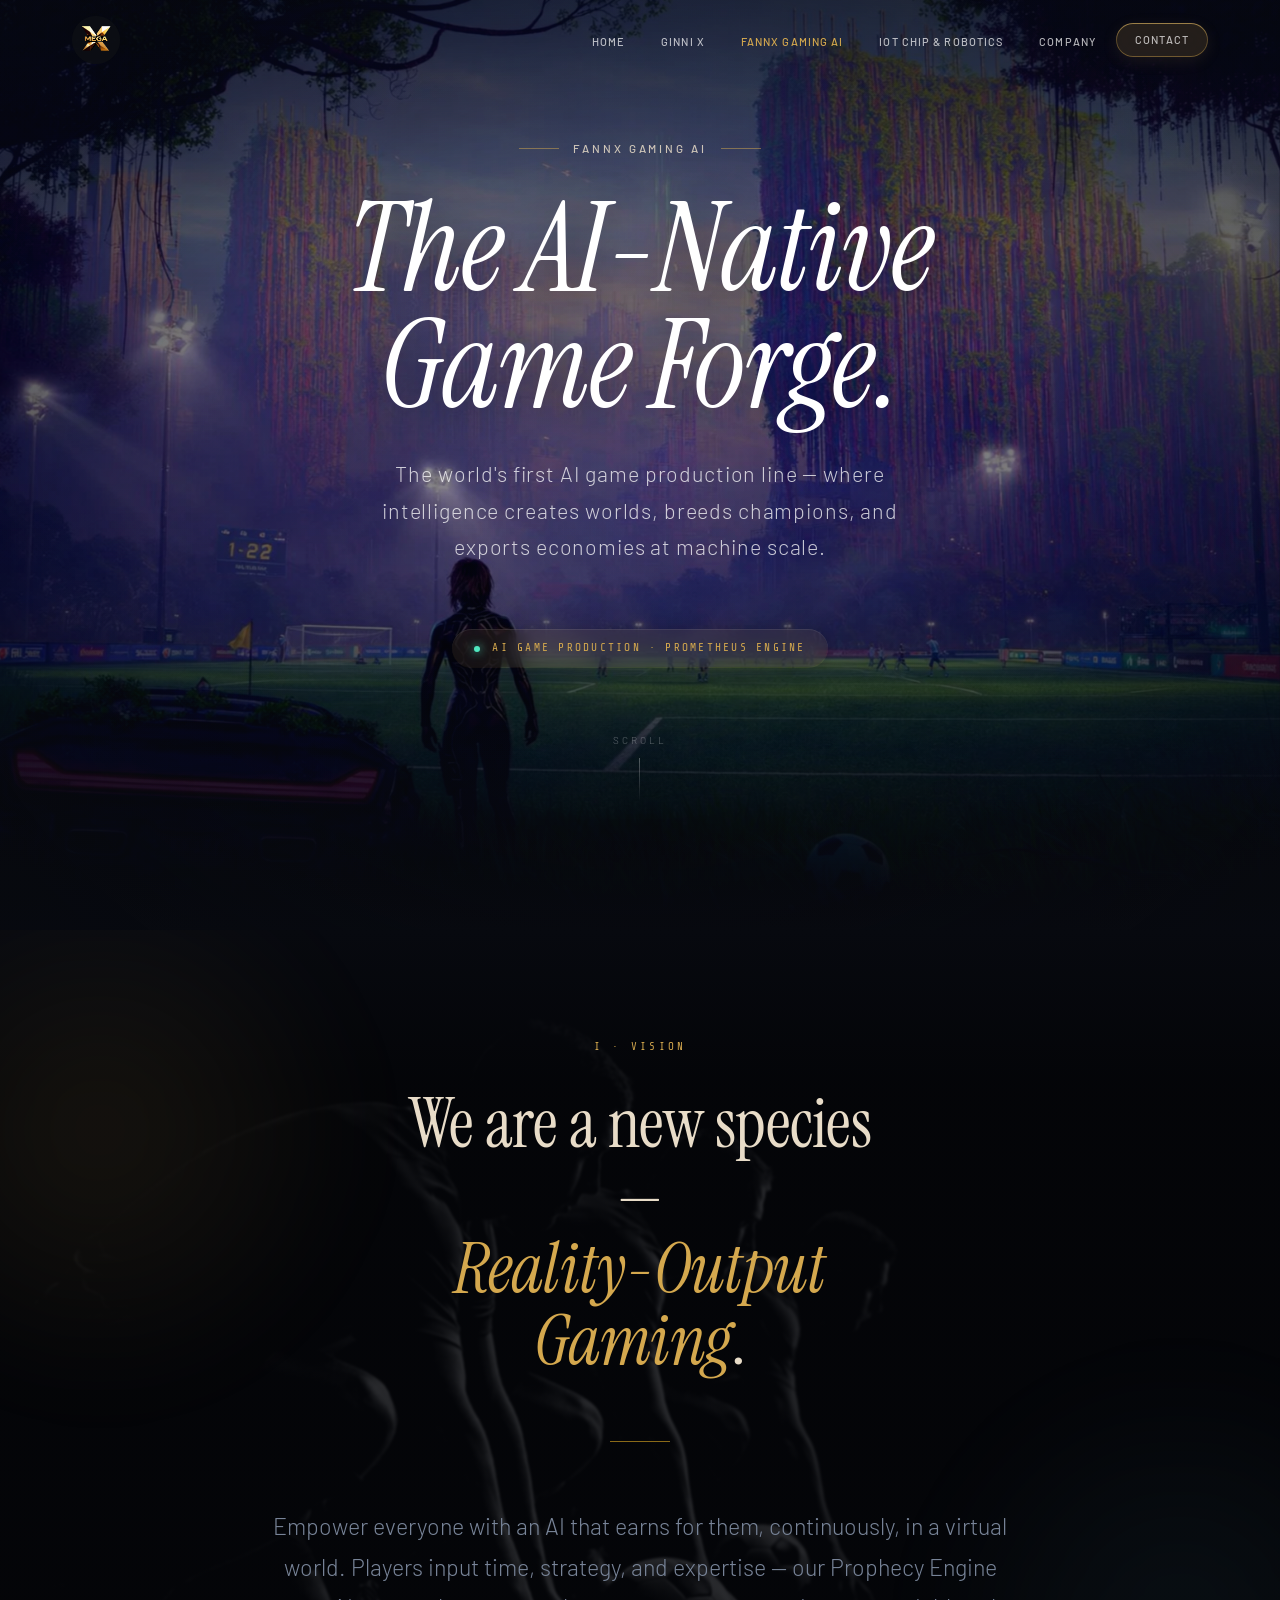
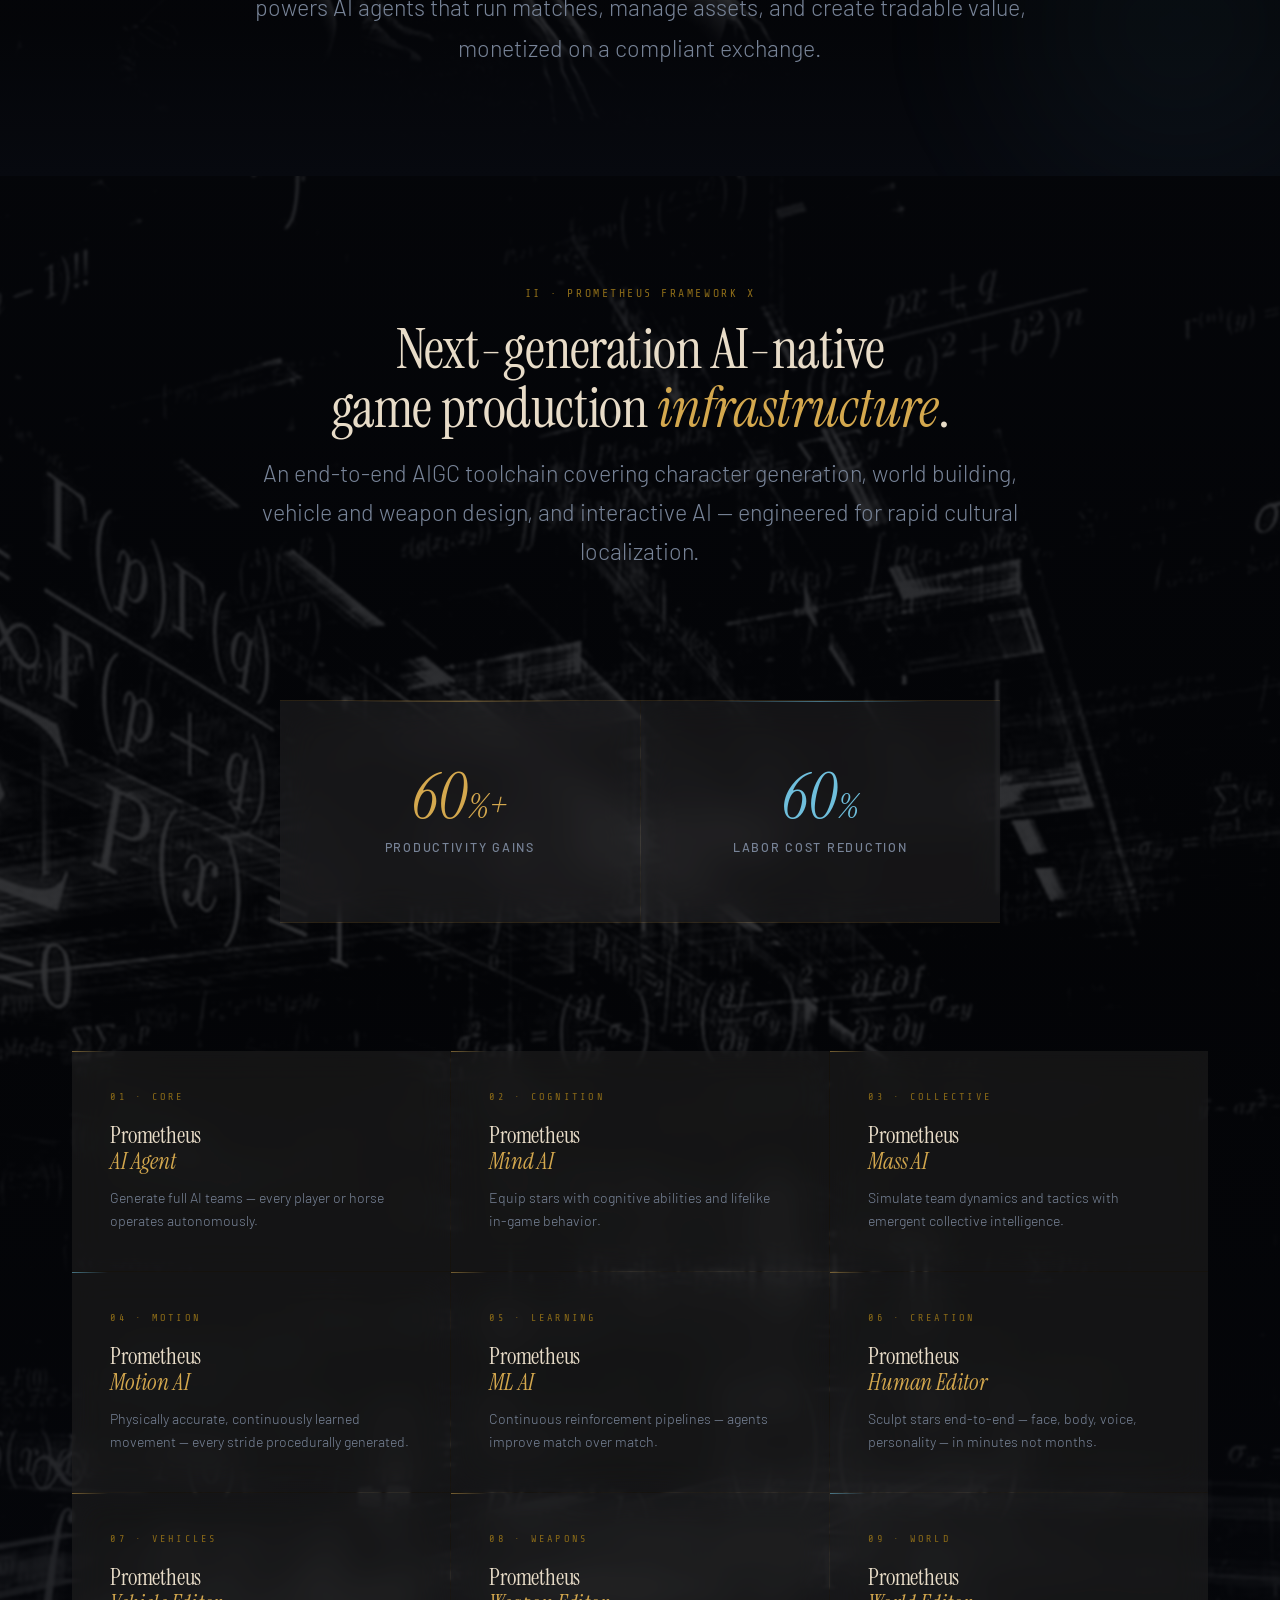
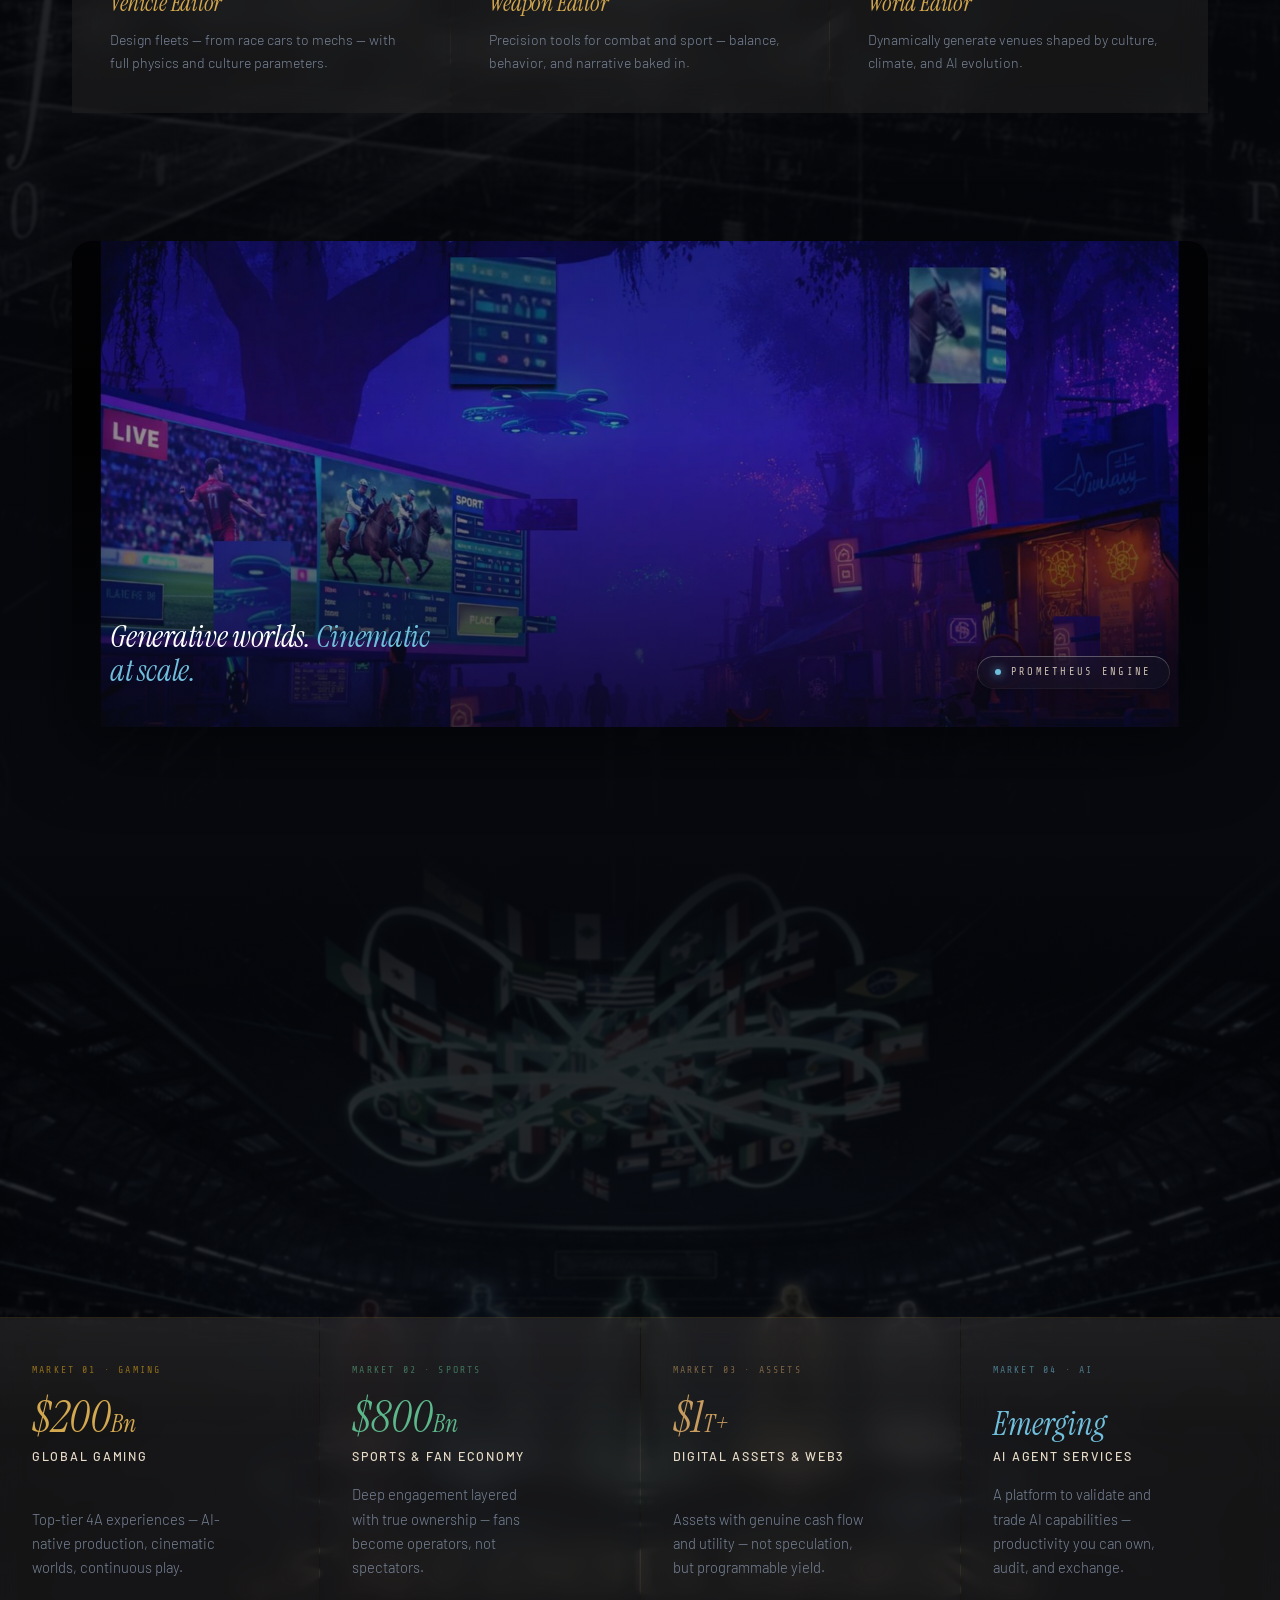
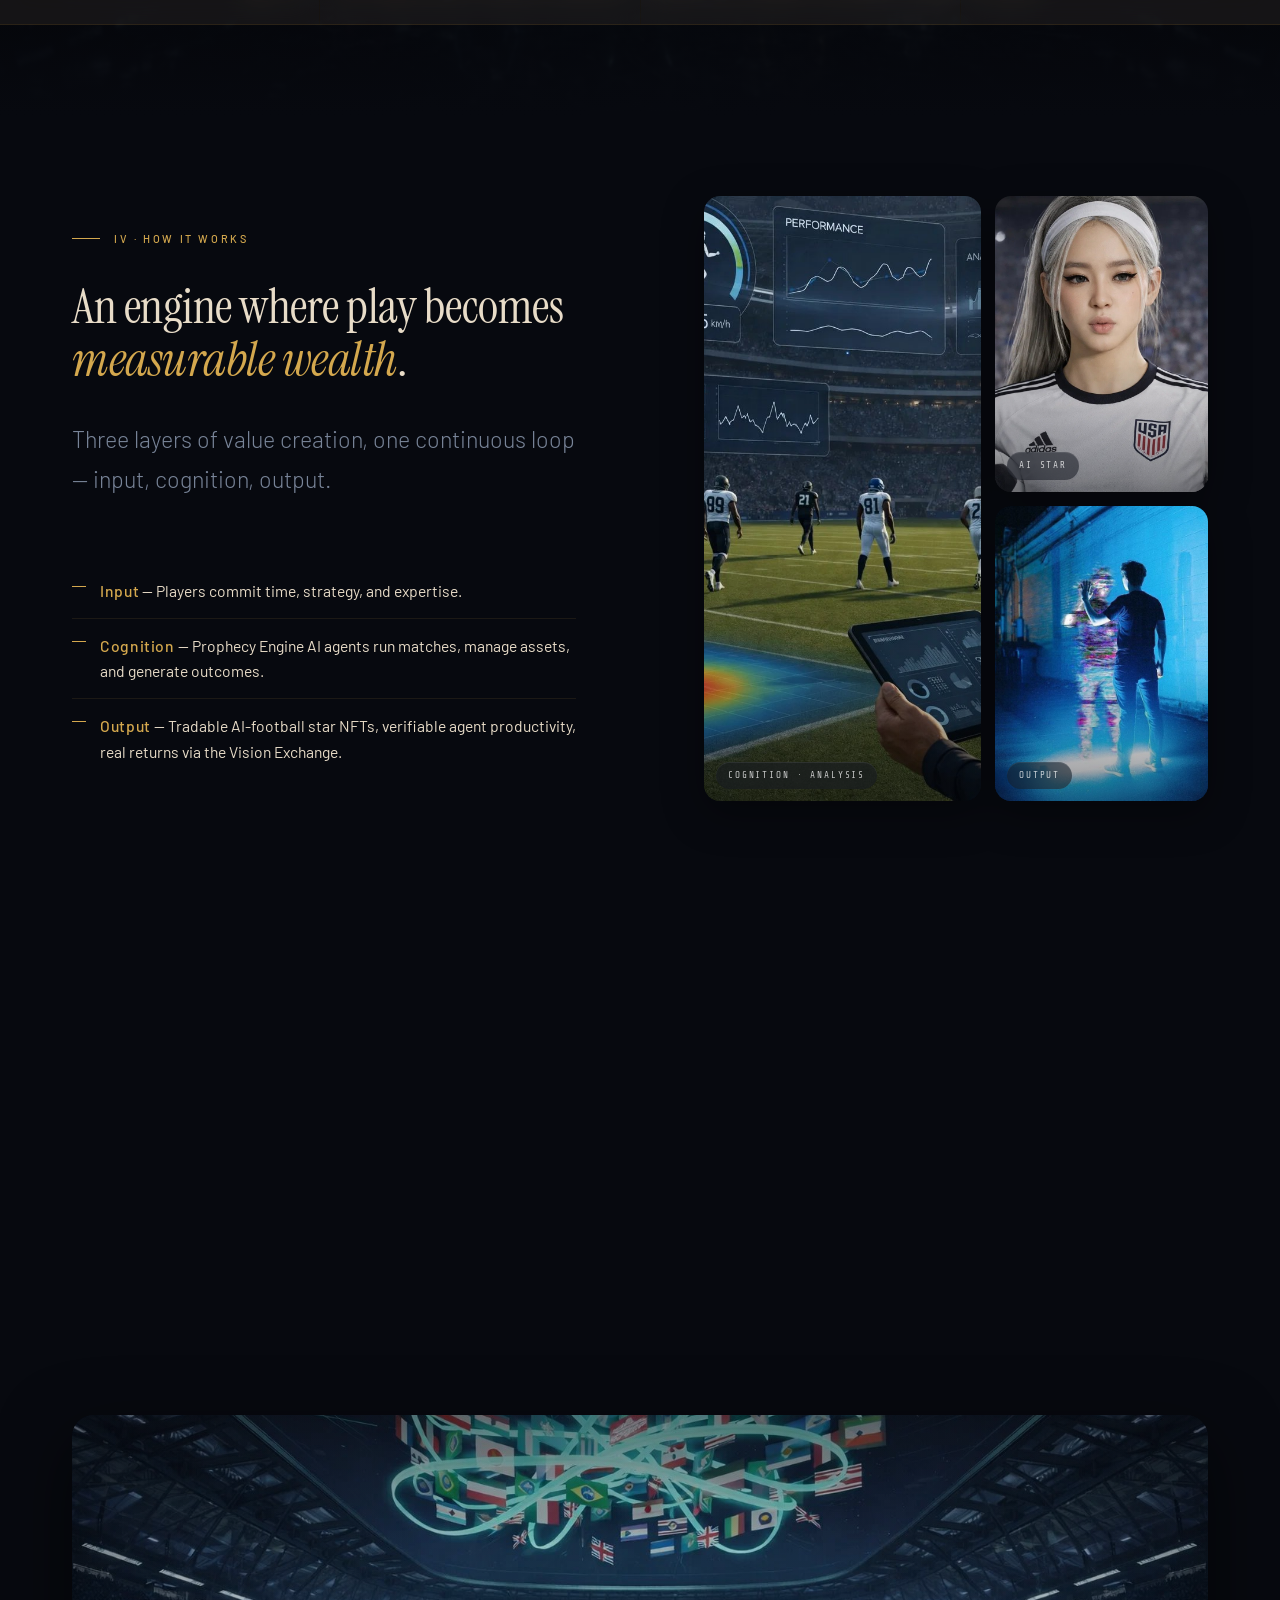
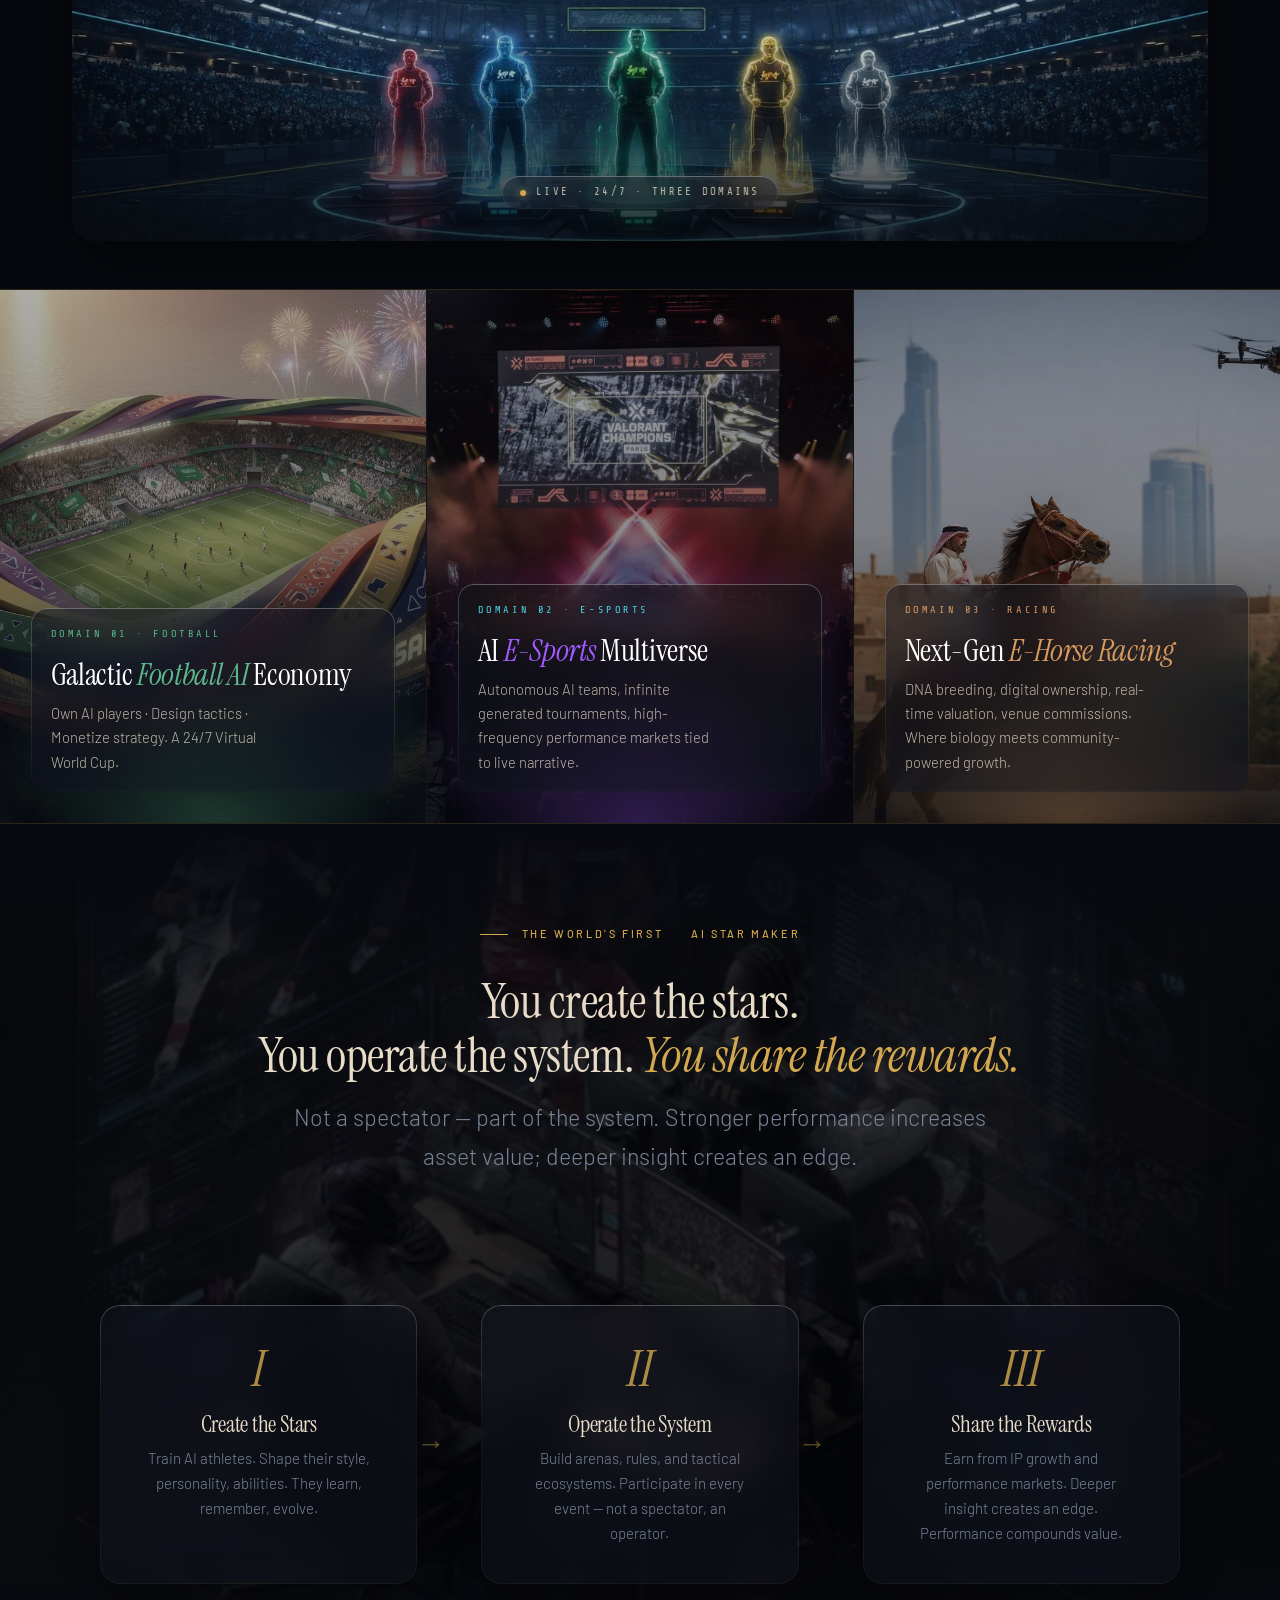
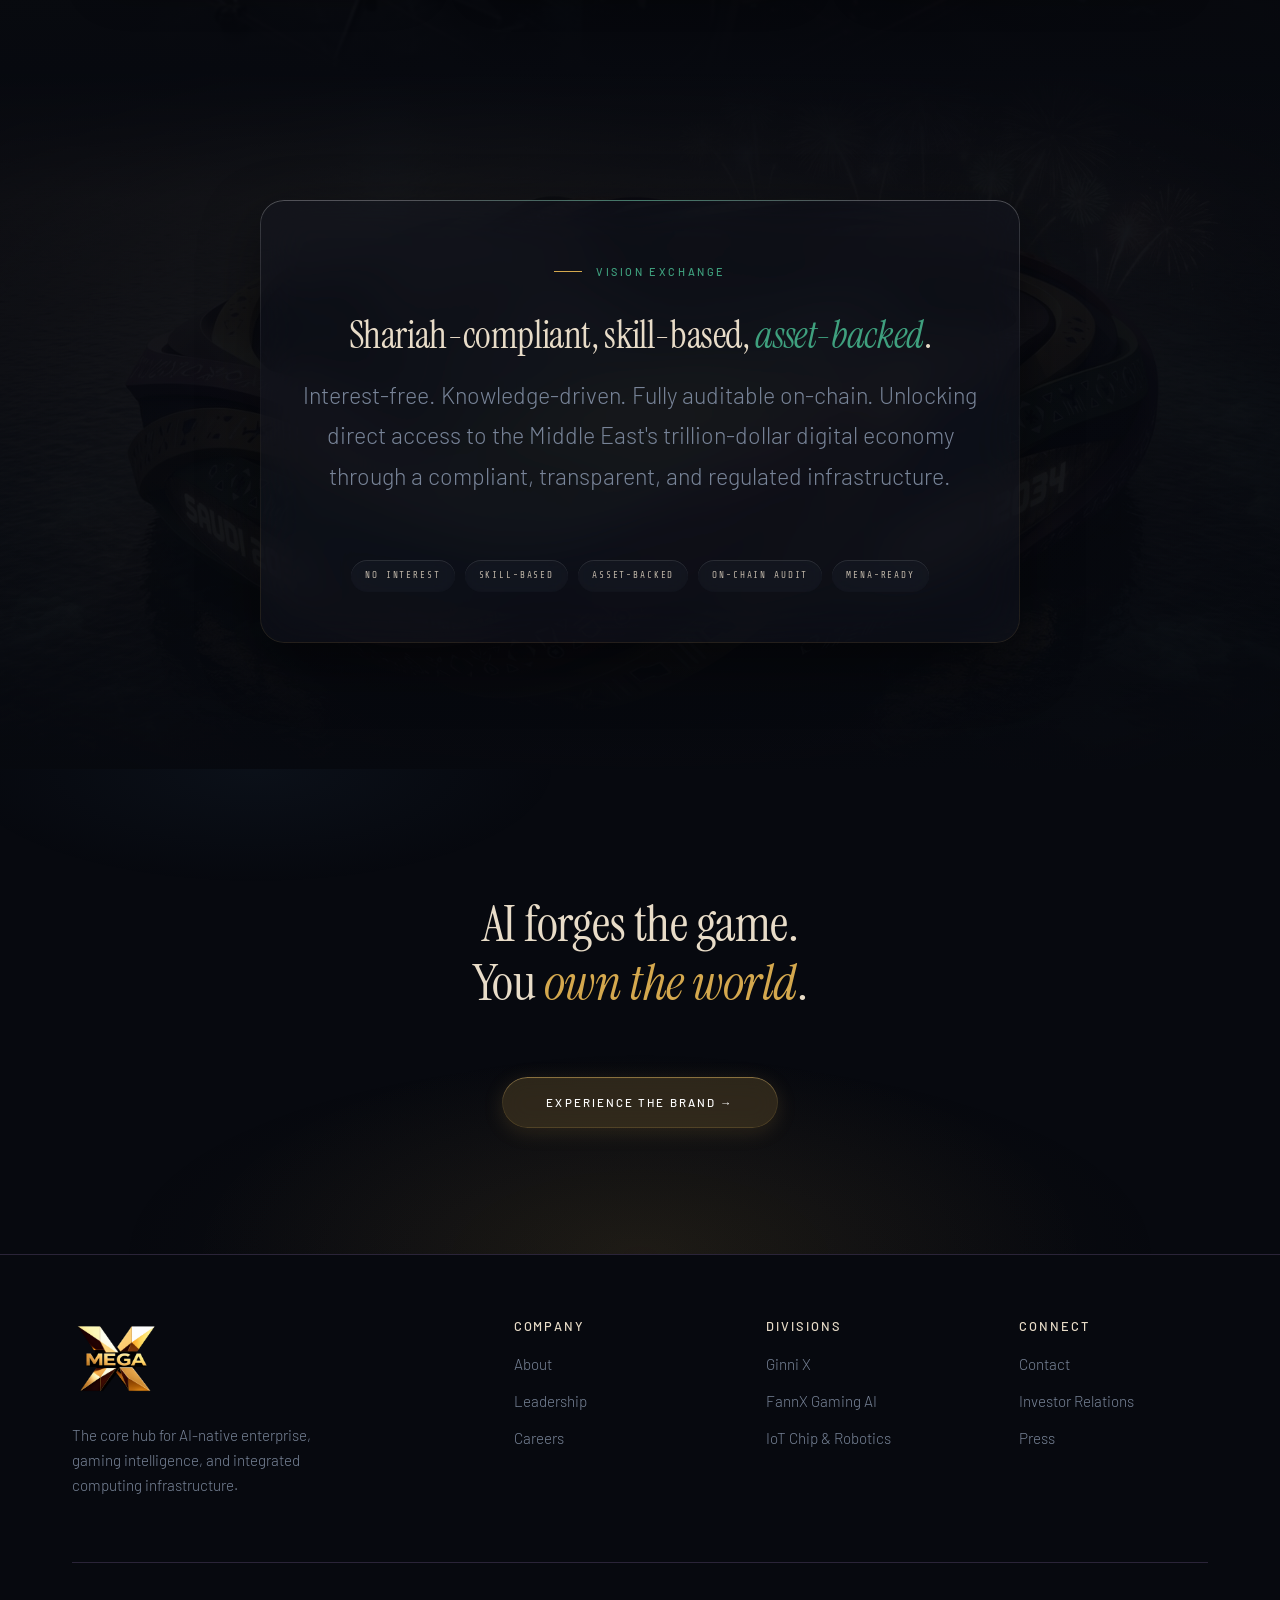
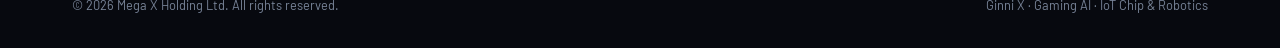
<file: fann-gaming-ai.html>
<!DOCTYPE html>
<html lang="en">
<head>
  <meta charset="UTF-8">
  <meta name="viewport" content="width=device-width, initial-scale=1.0">
  <title>FannX Gaming AI — Mega X Holding Ltd.</title>
  <meta name="description" content="FannX Gaming AI — The world's first 4A AI-powered virtual sports league. We don't just build games, we export economies.">
  <meta property="og:title" content="FannX Gaming AI — Mega X Holding Ltd.">
  <meta property="og:description" content="Reality-Output Gaming. An engine where play becomes measurable wealth.">
  <meta property="og:type" content="website">

  <link rel="icon" href="assets/final-favicon.ico" type="image/x-icon">
  <link rel="icon" href="assets/final-favicon.png" type="image/png">
  <link rel="apple-touch-icon" href="assets/final-apple-touch-icon.png">
  <link rel="preconnect" href="https://fonts.googleapis.com">
  <link rel="preconnect" href="https://fonts.gstatic.com" crossorigin>
  <link rel="preload" as="style" href="https://fonts.googleapis.com/css2?family=Instrument+Serif:ital@0;1&family=Barlow:wght@300;400;500;600&family=Share+Tech+Mono&display=swap">
  <link rel="stylesheet" href="https://fonts.googleapis.com/css2?family=Instrument+Serif:ital@0;1&family=Barlow:wght@300;400;500;600&family=Share+Tech+Mono&display=swap" media="print" onload="this.media='all'">
  <noscript><link rel="stylesheet" href="https://fonts.googleapis.com/css2?family=Instrument+Serif:ital@0;1&family=Barlow:wght@300;400;500;600&family=Share+Tech+Mono&display=swap"></noscript>
  <link rel="stylesheet" href="styles/bundle.min.css">
  <style>
    /* ===== FannX Gaming AI — Page Styles ===== */
    body.fann-page { font-family: var(--font-body); }
    body.fann-page h1, body.fann-page h2, body.fann-page h3 {
      font-family: var(--font-display);
      font-weight: 400;
      letter-spacing: -0.01em;
    }

    /* ===== HERO ===== */
    .fann-hero {
      position: relative;
      width: 100%;
      min-height: 100vh;
      overflow: hidden;
      display: flex;
      align-items: center;
      justify-content: center;
    }
    .fann-hero-bg {
      position: absolute;
      inset: 0;
      z-index: 0;
    }
    .fann-hero-bg img {
      width: 100%;
      height: 100%;
      object-fit: cover;
      transform: scale(1.05);
      animation: heroZoom 14s ease-out forwards;
    }
    @keyframes heroZoom {
      to { transform: scale(1); }
    }
    .fann-hero-overlay {
      position: absolute;
      inset: 0;
      z-index: 1;
      background:
        radial-gradient(ellipse at 50% 55%, transparent 0%, rgba(7,9,15,0.25) 50%, rgba(7,9,15,0.55) 85%),
        linear-gradient(180deg,
          rgba(7,9,15,0.5) 0%,
          rgba(7,9,15,0.15) 25%,
          rgba(7,9,15,0.35) 65%,
          var(--color-bg) 100%
        );
    }
    .fann-hero-inner {
      position: relative;
      z-index: 2;
      text-align: center;
      max-width: 900px;
      padding: 0 var(--space-lg);
    }
    .fann-hero-eyebrow {
      display: inline-flex;
      align-items: center;
      gap: 14px;
      font-family: var(--font-body);
      font-size: 0.72rem;
      font-weight: 500;
      letter-spacing: 0.25em;
      text-transform: uppercase;
      color: rgba(232, 220, 200, 0.85);
      margin-bottom: var(--space-lg);
      opacity: 0;
      transform: translateY(10px);
      animation: heroReveal 1.1s cubic-bezier(0.22, 1, 0.36, 1) 0.4s forwards;
    }
    .fann-hero-eyebrow::before,
    .fann-hero-eyebrow::after {
      content: '';
      width: 40px;
      height: 1px;
      background: rgba(212, 168, 78, 0.5);
    }
    .fann-hero-title {
      font-family: var(--font-display);
      font-size: clamp(3.2rem, 9vw + 0.5rem, 10rem);
      font-weight: 400;
      font-style: italic;
      color: #fff;
      line-height: 0.95;
      letter-spacing: -0.03em;
      margin-bottom: var(--space-lg);
      opacity: 0;
      transform: translateY(22px);
      animation: heroReveal 1.4s cubic-bezier(0.22, 1, 0.36, 1) 0.7s forwards;
      text-shadow: 0 8px 40px rgba(0,0,0,0.45);
    }
    .fann-hero-sub {
      font-family: var(--font-body);
      font-weight: 300;
      font-size: clamp(1.05rem, 1.3vw + 0.3rem, 1.45rem);
      color: rgba(255, 255, 255, 0.75);
      letter-spacing: 0.04em;
      line-height: 1.7;
      max-width: 44ch;
      margin: 0 auto var(--space-xl);
      opacity: 0;
      transform: translateY(14px);
      animation: heroReveal 1.2s cubic-bezier(0.22, 1, 0.36, 1) 1.1s forwards;
    }
    .fann-hero-tag {
      display: inline-flex;
      align-items: center;
      gap: 12px;
      padding: 10px 22px;
      border-radius: 9999px;
      font-family: var(--font-mono);
      font-size: 0.7rem;
      letter-spacing: 0.2em;
      text-transform: uppercase;
      color: var(--color-primary);
      background: rgba(212, 168, 78, 0.08);
      backdrop-filter: blur(12px);
      -webkit-backdrop-filter: blur(12px);
      box-shadow:
        inset 0 1px 0 rgba(255,255,255,0.08),
        0 2px 12px rgba(0,0,0,0.2);
      opacity: 0;
      animation: heroReveal 1s cubic-bezier(0.22, 1, 0.36, 1) 1.5s forwards;
    }
    .fann-hero-tag::before {
      content: '';
      width: 6px;
      height: 6px;
      border-radius: 50%;
      background: var(--color-spark-mint);
      box-shadow: 0 0 10px var(--color-spark-mint);
      animation: dotPulse 2s ease-in-out infinite;
    }
    @keyframes dotPulse {
      0%, 100% { opacity: 1; }
      50% { opacity: 0.4; }
    }
    @keyframes heroReveal {
      to { opacity: 1; transform: translateY(0); }
    }

    /* Scroll hint */
    .fann-scroll-hint {
      margin-top: var(--space-xl);
      display: flex;
      flex-direction: column;
      align-items: center;
      gap: 10px;
      opacity: 0;
      animation: heroReveal 1s cubic-bezier(0.22, 1, 0.36, 1) 2s forwards;
    }
    .fann-scroll-hint span {
      font-family: var(--font-body);
      font-size: 0.62rem;
      letter-spacing: 0.3em;
      text-transform: uppercase;
      color: rgba(255,255,255,0.35);
    }
    .fann-scroll-hint .scroll-line {
      width: 1px;
      height: 44px;
      background: linear-gradient(180deg, rgba(255,255,255,0.3), transparent);
      animation: scrollPulse 2.4s ease-in-out infinite;
    }
    @keyframes scrollPulse {
      0%, 100% { opacity: 0.3; }
      50% { opacity: 0.9; }
    }

    /* ===== Section base ===== */
    .fann-section {
      padding: clamp(5rem, 10vh, 9rem) 0;
      position: relative;
    }

    .eyebrow-line {
      display: inline-flex;
      align-items: center;
      gap: 14px;
      font-family: var(--font-body);
      font-size: 0.68rem;
      font-weight: 500;
      letter-spacing: 0.24em;
      text-transform: uppercase;
      color: var(--color-primary);
      margin-bottom: var(--space-lg);
    }
    .eyebrow-line::before {
      content: '';
      width: 28px;
      height: 1px;
      background: var(--color-primary);
    }

    /* ===== Vision Section ===== */
    .vision-section {
      text-align: center;
      padding: clamp(6rem, 12vh, 10rem) 0;
    }
    .vision-kicker {
      font-family: var(--font-mono);
      font-size: 0.68rem;
      letter-spacing: 0.3em;
      text-transform: uppercase;
      color: var(--color-primary);
      margin-bottom: var(--space-lg);
    }
    .vision-title {
      font-family: var(--font-display);
      font-size: clamp(2.4rem, 4.8vw + 0.5rem, 5.2rem);
      line-height: 1.04;
      color: var(--color-text);
      max-width: 16ch;
      margin: 0 auto var(--space-lg);
    }
    .vision-title em {
      font-style: italic;
      color: var(--color-primary);
    }
    .vision-lede {
      font-family: var(--font-body);
      font-weight: 300;
      font-size: var(--text-lg);
      color: var(--color-text-muted);
      line-height: 1.75;
      max-width: 60ch;
      margin: 0 auto;
    }
    .vision-divider {
      width: 60px;
      height: 1px;
      background: var(--color-primary-dim);
      margin: var(--space-xl) auto;
    }

    /* ===== Positioning — Four Markets Grid ===== */
    .positioning {
      position: relative;
      background: var(--color-surface);
    }
    .positioning-header {
      text-align: center;
      max-width: 820px;
      margin: 0 auto var(--space-2xl);
    }
    .positioning-header h2 {
      font-size: clamp(2rem, 3.8vw, 3.6rem);
      line-height: 1.1;
      color: var(--color-text);
      margin-bottom: var(--space-md);
    }
    .positioning-header h2 em {
      font-style: italic;
      color: var(--color-primary);
    }
    .positioning-header p {
      font-weight: 300;
      font-size: var(--text-lg);
      color: var(--color-text-muted);
      line-height: 1.7;
      max-width: 56ch;
      margin: 0 auto;
    }
    .markets-grid {
      display: grid;
      grid-template-columns: repeat(4, 1fr);
      gap: 1px;
      background: rgba(212, 170, 76, 0.08);
      border-top: 1px solid rgba(212, 170, 76, 0.1);
      border-bottom: 1px solid rgba(212, 170, 76, 0.1);
    }
    .market-cell {
      background: var(--color-surface);
      padding: clamp(2.2rem, 3.5vw, 3.2rem) clamp(1.5rem, 2.5vw, 2.4rem);
      min-height: 280px;
      display: flex;
      flex-direction: column;
      justify-content: space-between;
      transition: background 0.5s var(--ease-out);
    }
    .market-cell:hover {
      background: var(--color-surface-2);
    }
    .market-num {
      font-family: var(--font-mono);
      font-size: 0.62rem;
      letter-spacing: 0.22em;
      text-transform: uppercase;
      color: var(--color-primary-dim);
      margin-bottom: var(--space-md);
    }
    .market-size {
      font-family: var(--font-display);
      font-size: clamp(2.4rem, 3.5vw, 3.6rem);
      font-style: italic;
      font-weight: 400;
      color: var(--color-primary);
      line-height: 1;
      margin-bottom: 6px;
    }
    .market-name {
      font-family: var(--font-body);
      font-size: 0.78rem;
      font-weight: 500;
      letter-spacing: 0.14em;
      text-transform: uppercase;
      color: var(--color-text);
      margin-bottom: var(--space-md);
    }
    .market-desc {
      font-family: var(--font-body);
      font-weight: 300;
      font-size: 0.92rem;
      color: var(--color-text-muted);
      line-height: 1.65;
      max-width: 24ch;
    }
    @media (max-width: 900px) {
      .markets-grid { grid-template-columns: 1fr 1fr; }
    }
    @media (max-width: 560px) {
      .markets-grid { grid-template-columns: 1fr; }
      .market-cell { min-height: auto; padding: 2rem 1.4rem; }
    }

    /* ===== Reality-Output Block ===== */
    .reality-block {
      padding: clamp(5rem, 9vh, 8rem) 0;
      position: relative;
      overflow: hidden;
    }
    .reality-split {
      display: grid;
      grid-template-columns: 1fr 1fr;
      gap: var(--space-2xl);
      align-items: center;
    }
    .reality-text h2 {
      font-size: clamp(2rem, 3.8vw, 3.4rem);
      line-height: 1.1;
      color: var(--color-text);
      margin-bottom: var(--space-lg);
    }
    .reality-text h2 em {
      font-style: italic;
      color: var(--color-primary);
    }
    .reality-text p {
      font-weight: 300;
      font-size: var(--text-lg);
      color: var(--color-text-muted);
      line-height: 1.75;
      max-width: 52ch;
      margin-bottom: var(--space-md);
    }
    .reality-bullets {
      list-style: none;
      padding: 0;
      margin-top: var(--space-xl);
    }
    .reality-bullets li {
      font-family: var(--font-body);
      font-weight: 400;
      font-size: 0.98rem;
      color: var(--color-text);
      padding: 14px 0 14px 28px;
      position: relative;
      border-bottom: 1px solid var(--color-border);
    }
    .reality-bullets li:last-child { border-bottom: none; }
    .reality-bullets li::before {
      content: '';
      position: absolute;
      left: 0;
      top: 22px;
      width: 14px;
      height: 1px;
      background: var(--color-primary);
    }
    .reality-bullets li strong {
      color: var(--color-primary);
      font-weight: 500;
      letter-spacing: 0.04em;
    }
    .reality-illus {
      position: relative;
      aspect-ratio: 4/5;
      border-radius: var(--radius-glass);
      overflow: hidden;
    }
    .reality-illus img {
      width: 100%;
      height: 100%;
      object-fit: cover;
    }
    .reality-illus::after {
      content: '';
      position: absolute;
      inset: 0;
      background: linear-gradient(180deg, transparent 55%, rgba(7,9,15,0.55) 100%);
    }
    @media (max-width: 900px) {
      .reality-split { grid-template-columns: 1fr; gap: var(--space-xl); }
      .reality-illus { aspect-ratio: 4/3; max-height: 440px; }
    }

    /* ===== Prometheus Framework ===== */
    .prometheus {
      background: linear-gradient(180deg, var(--color-bg) 0%, var(--color-surface) 100%);
      padding: clamp(6rem, 12vh, 10rem) 0;
      position: relative;
      overflow: hidden;
    }
    .prometheus::before {
      content: '';
      position: absolute;
      inset: 0;
      background:
        radial-gradient(ellipse 60% 40% at 50% 20%, rgba(212, 168, 78, 0.04), transparent 70%);
      pointer-events: none;
    }
    .prometheus-header {
      text-align: center;
      max-width: 820px;
      margin: 0 auto var(--space-2xl);
      position: relative;
      z-index: 1;
    }
    .prometheus-header h2 {
      font-size: clamp(2.2rem, 4.4vw, 4.2rem);
      line-height: 1.05;
      color: var(--color-text);
      margin-bottom: var(--space-md);
    }
    .prometheus-header h2 em {
      font-style: italic;
      color: var(--color-primary);
    }
    .prometheus-subtitle {
      font-family: var(--font-mono);
      font-size: 0.72rem;
      letter-spacing: 0.22em;
      text-transform: uppercase;
      color: var(--color-primary-dim);
      margin-bottom: var(--space-md);
    }
    .prometheus-header p {
      font-weight: 300;
      font-size: var(--text-lg);
      color: var(--color-text-muted);
      line-height: 1.7;
      max-width: 60ch;
      margin: 0 auto;
    }
    .prometheus-stats {
      display: grid;
      grid-template-columns: 1fr 1fr;
      gap: 1px;
      background: rgba(212, 170, 76, 0.08);
      border-top: 1px solid rgba(212, 170, 76, 0.1);
      border-bottom: 1px solid rgba(212, 170, 76, 0.1);
      max-width: 720px;
      margin: var(--space-2xl) auto;
      position: relative;
      z-index: 1;
    }
    .prometheus-stat {
      background: var(--color-bg);
      padding: var(--space-xl) var(--space-lg);
      text-align: center;
    }
    .prometheus-stat .big {
      font-family: var(--font-display);
      font-size: clamp(2.8rem, 5vw, 4.4rem);
      font-style: italic;
      color: var(--color-primary);
      line-height: 1;
      margin-bottom: var(--space-sm);
    }
    .prometheus-stat .lbl {
      font-family: var(--font-body);
      font-size: 0.78rem;
      font-weight: 500;
      letter-spacing: 0.14em;
      text-transform: uppercase;
      color: var(--color-text-muted);
    }

    .modules-grid {
      display: grid;
      grid-template-columns: repeat(3, 1fr);
      gap: 1px;
      background: rgba(212, 170, 76, 0.08);
      margin-top: var(--space-xl);
      position: relative;
      z-index: 1;
    }
    .module {
      background: var(--color-surface);
      padding: clamp(1.8rem, 3vw, 2.6rem);
      min-height: 220px;
      display: flex;
      flex-direction: column;
      transition: background 0.5s var(--ease-out);
    }
    .module:hover {
      background: var(--color-surface-2);
    }
    .module-num {
      font-family: var(--font-mono);
      font-size: 0.64rem;
      letter-spacing: 0.22em;
      text-transform: uppercase;
      color: var(--color-primary-dim);
      margin-bottom: var(--space-md);
    }
    .module h4 {
      font-family: var(--font-display);
      font-weight: 400;
      font-size: clamp(1.35rem, 1.8vw, 1.7rem);
      color: var(--color-text);
      margin-bottom: var(--space-sm);
      line-height: 1.15;
    }
    .module h4 em {
      font-style: italic;
      color: var(--color-primary);
    }
    .module p {
      font-family: var(--font-body);
      font-weight: 300;
      font-size: 0.88rem;
      color: var(--color-text-muted);
      line-height: 1.65;
      margin-top: auto;
    }
    @media (max-width: 900px) {
      .modules-grid { grid-template-columns: 1fr 1fr; }
    }
    @media (max-width: 600px) {
      .modules-grid { grid-template-columns: 1fr; }
      .module { min-height: auto; }
    }

    /* ===== Aethelgard ===== */
    .aethelgard {
      padding: clamp(6rem, 12vh, 10rem) 0 0;
      position: relative;
      overflow: hidden;
    }
    .aethelgard-intro {
      text-align: center;
      max-width: 900px;
      margin: 0 auto clamp(3rem, 6vh, 5rem);
    }
    .aethelgard-name {
      font-family: var(--font-display);
      font-size: clamp(2.6rem, 5.2vw, 5.4rem);
      font-style: italic;
      color: var(--color-text);
      line-height: 1;
      margin-bottom: var(--space-md);
    }
    .aethelgard-name em { color: var(--color-primary); font-style: italic; }
    .aethelgard-arabic {
      font-family: var(--font-display);
      font-size: clamp(1.2rem, 2vw, 1.6rem);
      color: var(--color-primary-dim);
      letter-spacing: 0.02em;
      direction: rtl;
      margin-bottom: var(--space-lg);
    }
    .aethelgard-tagline {
      font-family: var(--font-body);
      font-weight: 300;
      font-size: var(--text-lg);
      color: var(--color-text-muted);
      line-height: 1.7;
      max-width: 54ch;
      margin: 0 auto;
    }

    /* Domain showcase */
    .domains {
      display: grid;
      grid-template-columns: repeat(3, 1fr);
      gap: 1px;
      background: rgba(212, 170, 76, 0.08);
      border-top: 1px solid rgba(212, 170, 76, 0.1);
      border-bottom: 1px solid rgba(212, 170, 76, 0.1);
      width: 100%;
      max-width: 100vw;
      overflow: hidden;
      box-sizing: border-box;
    }
    .domain {
      background: var(--color-bg);
      position: relative;
      overflow: hidden;
      aspect-ratio: 4/5;
      display: flex;
      flex-direction: column;
      justify-content: flex-end;
      padding: clamp(1.8rem, 3vw, 2.8rem);
      cursor: default;
      transition: transform 0.7s var(--ease-out);
      box-sizing: border-box;
      max-width: 100%;
    }
    .domain-bg {
      position: absolute;
      inset: 0;
      z-index: 0;
      transition: transform 1.2s var(--ease-out), filter 0.7s var(--ease-out);
    }
    .domain-bg img {
      width: 100%;
      height: 100%;
      object-fit: cover;
      filter: saturate(0.9) brightness(0.85);
    }
    .domain::before {
      content: '';
      position: absolute;
      inset: 0;
      z-index: 1;
      background: linear-gradient(180deg,
        rgba(7,9,15,0.2) 0%,
        rgba(7,9,15,0.35) 45%,
        rgba(7,9,15,0.88) 100%
      );
    }
    .domain:hover .domain-bg { transform: scale(1.06); }
    .domain:hover .domain-bg img { filter: saturate(1) brightness(1); }
    .domain-content {
      position: relative;
      z-index: 2;
    }
    .domain-num {
      font-family: var(--font-mono);
      font-size: 0.64rem;
      letter-spacing: 0.25em;
      text-transform: uppercase;
      color: var(--color-primary);
      margin-bottom: var(--space-md);
    }
    .domain h3 {
      font-family: var(--font-display);
      font-weight: 400;
      font-size: clamp(1.6rem, 2.4vw, 2.3rem);
      color: #fff;
      line-height: 1.1;
      margin-bottom: var(--space-sm);
    }
    .domain h3 em {
      font-style: italic;
      color: var(--color-accent-2);
    }
    .domain p {
      font-family: var(--font-body);
      font-weight: 300;
      font-size: 0.92rem;
      color: rgba(232, 220, 200, 0.8);
      line-height: 1.65;
      max-width: 30ch;
    }
    @media (max-width: 900px) {
      .domains { grid-template-columns: 1fr; }
      .domain { aspect-ratio: 16/10; min-height: 420px; }
    }

    /* ===== Star Maker Flywheel ===== */
    .star-maker {
      padding: clamp(5rem, 10vh, 8rem) 0;
      background: var(--color-surface);
    }
    .star-maker-header {
      text-align: center;
      max-width: 800px;
      margin: 0 auto var(--space-2xl);
    }
    .star-maker-header h2 {
      font-size: clamp(2rem, 3.8vw, 3.4rem);
      line-height: 1.1;
      color: var(--color-text);
      margin-bottom: var(--space-md);
    }
    .star-maker-header h2 em {
      font-style: italic;
      color: var(--color-primary);
    }
    .star-maker-header p {
      font-weight: 300;
      font-size: var(--text-lg);
      color: var(--color-text-muted);
      line-height: 1.7;
      max-width: 54ch;
      margin: 0 auto;
    }
    .flywheel {
      display: grid;
      grid-template-columns: 1fr 1fr 1fr;
      gap: var(--space-xl);
      position: relative;
      max-width: 1080px;
      margin: 0 auto;
    }
    .flywheel-step {
      position: relative;
      text-align: center;
      padding: var(--space-lg) var(--space-md);
    }
    .flywheel-num {
      font-family: var(--font-display);
      font-style: italic;
      font-size: clamp(2.4rem, 4vw, 3.4rem);
      color: var(--color-primary);
      line-height: 1;
      margin-bottom: var(--space-md);
      opacity: 0.8;
    }
    .flywheel-step h4 {
      font-family: var(--font-display);
      font-weight: 400;
      font-size: clamp(1.3rem, 1.8vw, 1.7rem);
      color: var(--color-text);
      margin-bottom: var(--space-sm);
      line-height: 1.2;
    }
    .flywheel-step p {
      font-family: var(--font-body);
      font-weight: 300;
      font-size: 0.94rem;
      color: var(--color-text-muted);
      line-height: 1.65;
      max-width: 28ch;
      margin: 0 auto;
    }
    .flywheel-step:not(:last-child)::after {
      content: '→';
      position: absolute;
      right: calc(-1 * var(--space-xl) / 2 - 8px);
      top: calc(var(--space-lg) + 0.8rem);
      font-family: var(--font-display);
      font-size: 1.8rem;
      color: var(--color-primary-dim);
      pointer-events: none;
    }
    @media (max-width: 900px) {
      .flywheel { grid-template-columns: 1fr; gap: var(--space-lg); }
      .flywheel-step:not(:last-child)::after {
        content: '↓';
        right: 50%;
        transform: translateX(50%);
        top: auto;
        bottom: -28px;
      }
    }

    /* ===== Shariah Compliance Callout ===== */
    .shariah {
      padding: clamp(4rem, 8vh, 7rem) 0;
      text-align: center;
      border-top: 1px solid var(--color-border);
      border-bottom: 1px solid var(--color-border);
    }
    .shariah-inner {
      max-width: 820px;
      margin: 0 auto;
      padding: 0 var(--space-lg);
    }
    .shariah .eyebrow-line {
      justify-content: center;
      display: inline-flex;
    }
    .shariah h3 {
      font-family: var(--font-display);
      font-size: clamp(1.7rem, 3vw, 2.6rem);
      line-height: 1.2;
      color: var(--color-text);
      margin-bottom: var(--space-md);
    }
    .shariah h3 em {
      font-style: italic;
      color: var(--color-primary);
    }
    .shariah p {
      font-weight: 300;
      font-size: var(--text-lg);
      color: var(--color-text-muted);
      line-height: 1.75;
      max-width: 56ch;
      margin: 0 auto;
    }

    /* ===== Closing CTA ===== */
    .fann-closing {
      text-align: center;
      padding: clamp(6rem, 14vh, 12rem) var(--space-lg);
      position: relative;
    }
    .fann-closing h2 {
      font-family: var(--font-display);
      font-size: clamp(2rem, 4vw, 3.6rem);
      font-weight: 400;
      color: var(--color-text);
      line-height: 1.15;
      max-width: 640px;
      margin: 0 auto var(--space-xl);
    }
    .fann-closing h2 em {
      font-style: italic;
      color: var(--color-primary);
    }
    .fann-cta {
      display: inline-flex;
      align-items: center;
      gap: var(--space-sm);
      padding: 1rem 2.8rem;
      font-family: var(--font-body);
      font-size: 0.72rem;
      font-weight: 500;
      letter-spacing: 0.18em;
      text-transform: uppercase;
      color: #fff;
      text-decoration: none;
      border-radius: 9999px;
      background: rgba(212, 168, 78, 0.18);
      backdrop-filter: blur(12px);
      -webkit-backdrop-filter: blur(12px);
      box-shadow:
        inset 0 1px 1px rgba(255,255,255,0.12),
        0 4px 20px rgba(212, 168, 78, 0.15);
      position: relative;
      overflow: hidden;
      transition: all 0.4s var(--ease-out);
    }
    .fann-cta::before {
      content: '';
      position: absolute;
      inset: 0;
      border-radius: inherit;
      padding: 1px;
      background: linear-gradient(180deg,
        rgba(212,168,78,0.5) 0%,
        rgba(212,168,78,0.1) 50%,
        rgba(212,168,78,0.2) 100%
      );
      -webkit-mask: linear-gradient(#fff 0 0) content-box, linear-gradient(#fff 0 0);
      -webkit-mask-composite: xor;
      mask-composite: exclude;
      pointer-events: none;
    }
    .fann-cta:hover {
      background: rgba(212, 168, 78, 0.3);
      transform: translateY(-2px);
      box-shadow:
        inset 0 1px 1px rgba(255,255,255,0.18),
        0 8px 40px rgba(212, 168, 78, 0.28);
      color: #fff;
    }

    /* ===== Topic-Specific Accent Palette ===== */
    .fann-page {
      --sport-green: #5BB88A;
      --sport-green-glow: rgba(91, 184, 138, 0.35);
      --esports-violet: #A25BFF;
      --esports-cyan: #4BD6E6;
      --esports-glow: rgba(162, 91, 255, 0.32);
      --racing-ruby: #C85464;
      --racing-glow: rgba(200, 84, 100, 0.32);
      --racing-bronze: #D89A5E;
      --prometheus-cyan: #6FBFDC;
      --prometheus-glow: rgba(111, 191, 220, 0.28);
      --mena-emerald: #3FA07E;
      --mena-gold: #D4A84E;
      --market-01: #D4A84E;   /* gold — gaming */
      --market-02: #5BB88A;   /* green — sports */
      --market-03: #C89B5E;   /* bronze — assets */
      --market-04: #6FBFDC;   /* cyan — AI */
    }

    /* ===== Liquid-Glass & Ambient Utilities ===== */
    .section-ambient {
      position: absolute;
      inset: 0;
      z-index: 0;
      overflow: hidden;
      pointer-events: none;
    }
    .section-ambient img {
      width: 100%;
      height: 100%;
      object-fit: cover;
      filter: saturate(0.55) brightness(0.45) contrast(1.05);
      transform: scale(1.04);
    }
    .section-ambient::after {
      content: '';
      position: absolute;
      inset: 0;
      background: linear-gradient(180deg,
        var(--color-bg) 0%,
        rgba(7,9,15,0.55) 18%,
        rgba(7,9,15,0.55) 82%,
        var(--color-bg) 100%
      );
    }
    .section-ambient.ambient-soft img {
      filter: saturate(0.45) brightness(0.35) contrast(1.05) blur(1px);
    }
    .section-ambient.ambient-top-only::after {
      background: linear-gradient(180deg,
        rgba(7,9,15,0.6) 0%,
        rgba(7,9,15,0.45) 35%,
        rgba(7,9,15,0.7) 70%,
        var(--color-bg) 100%
      );
    }

    /* Reusable liquid glass card */
    .glass {
      background: rgba(22, 26, 36, 0.35);
      backdrop-filter: blur(22px) saturate(1.3);
      -webkit-backdrop-filter: blur(22px) saturate(1.3);
      border-radius: 18px;
      box-shadow:
        inset 0 1px 0 rgba(255,255,255,0.08),
        inset 0 -1px 0 rgba(0,0,0,0.1),
        0 10px 36px rgba(0,0,0,0.3);
      position: relative;
      overflow: hidden;
      transition: all 0.6s var(--ease-out);
    }
    .glass::before {
      content: '';
      position: absolute;
      inset: 0;
      border-radius: inherit;
      padding: 1px;
      background: linear-gradient(180deg,
        rgba(255,255,255,0.16) 0%,
        rgba(255,255,255,0.02) 35%,
        rgba(212,168,78,0.1) 100%
      );
      -webkit-mask: linear-gradient(#fff 0 0) content-box, linear-gradient(#fff 0 0);
      -webkit-mask-composite: xor;
      mask-composite: exclude;
      pointer-events: none;
    }
    .glass::after {
      /* subtle top shine */
      content: '';
      position: absolute;
      top: 0; left: 10%;
      width: 55%;
      height: 1px;
      background: linear-gradient(90deg, transparent, rgba(255,255,255,0.3), transparent);
      pointer-events: none;
    }
    .glass-hover:hover {
      background: rgba(30, 36, 50, 0.48);
      transform: translateY(-3px);
      box-shadow:
        inset 0 1px 0 rgba(255,255,255,0.14),
        0 18px 52px rgba(0,0,0,0.4),
        0 0 60px rgba(212,168,78,0.06);
    }

    /* Glass variants */
    .glass-lg { border-radius: 24px; }
    .glass-pill { border-radius: 9999px; }

    /* Floating label badge (glass) */
    .glass-label {
      display: inline-flex;
      align-items: center;
      gap: 10px;
      padding: 8px 18px;
      border-radius: 9999px;
      font-family: var(--font-mono);
      font-size: 0.65rem;
      letter-spacing: 0.22em;
      text-transform: uppercase;
      color: rgba(232, 220, 200, 0.85);
      background: rgba(22, 26, 36, 0.42);
      backdrop-filter: blur(16px) saturate(1.2);
      -webkit-backdrop-filter: blur(16px) saturate(1.2);
      box-shadow:
        inset 0 1px 0 rgba(255,255,255,0.1),
        0 4px 18px rgba(0,0,0,0.2);
      position: relative;
    }
    .glass-label::before {
      content: '';
      position: absolute;
      inset: 0;
      border-radius: inherit;
      padding: 1px;
      background: linear-gradient(180deg, rgba(255,255,255,0.22), rgba(255,255,255,0.04));
      -webkit-mask: linear-gradient(#fff 0 0) content-box, linear-gradient(#fff 0 0);
      -webkit-mask-composite: xor;
      mask-composite: exclude;
      pointer-events: none;
    }
    .glass-label .dot {
      width: 6px; height: 6px;
      border-radius: 50%;
      background: var(--color-primary);
      box-shadow: 0 0 10px var(--color-primary);
    }

    /* ===== Vision ambient dots ===== */
    .vision-section { position: relative; overflow: hidden; }
    .vision-ambient-orb {
      position: absolute;
      width: 600px;
      height: 600px;
      border-radius: 50%;
      background: radial-gradient(circle, rgba(212,168,78,0.08) 0%, transparent 65%);
      filter: blur(40px);
      pointer-events: none;
      z-index: 0;
    }
    .vision-ambient-orb.orb-l { top: -100px; left: -200px; }
    .vision-ambient-orb.orb-r { bottom: -150px; right: -200px; background: radial-gradient(circle, rgba(100,160,210,0.05), transparent 65%); }
    .vision-section .container { position: relative; z-index: 1; }

    /* ===== Positioning upgrade ===== */
    .positioning { overflow: hidden; }
    .positioning .container { position: relative; z-index: 1; }
    .positioning .markets-grid { position: relative; z-index: 1; }
    .market-cell {
      background: rgba(22, 26, 36, 0.38);
      backdrop-filter: blur(14px) saturate(1.15);
      -webkit-backdrop-filter: blur(14px) saturate(1.15);
      position: relative;
    }
    .market-cell::before {
      content: '';
      position: absolute;
      inset: 0;
      background: linear-gradient(180deg,
        rgba(255,255,255,0.04) 0%,
        rgba(255,255,255,0) 40%
      );
      pointer-events: none;
    }
    .market-cell:hover {
      background: rgba(30, 36, 50, 0.5);
    }
    .market-cell:hover .market-size {
      text-shadow: 0 0 28px rgba(212,168,78,0.3);
    }

    /* ===== Reality mosaic ===== */
    .reality-mosaic {
      position: relative;
      display: grid;
      grid-template-columns: 1.3fr 1fr;
      grid-template-rows: 1fr 1fr;
      gap: 14px;
      aspect-ratio: 5/6;
    }
    .reality-mosaic .m-tile {
      position: relative;
      overflow: hidden;
      border-radius: 16px;
      box-shadow: 0 12px 40px rgba(0,0,0,0.35);
    }
    .reality-mosaic .m-tile img {
      width: 100%; height: 100%;
      object-fit: cover;
      transition: transform 1.2s var(--ease-out);
    }
    .reality-mosaic .m-tile:hover img { transform: scale(1.06); }
    .reality-mosaic .m-tile::after {
      content: '';
      position: absolute;
      inset: 0;
      background: linear-gradient(180deg, transparent 55%, rgba(7,9,15,0.45) 100%);
      pointer-events: none;
    }
    .reality-mosaic .m-main {
      grid-row: 1 / 3;
    }
    .reality-mosaic .m-caption {
      position: absolute;
      left: 12px;
      bottom: 12px;
      padding: 6px 12px;
      border-radius: 9999px;
      background: rgba(22,26,36,0.55);
      backdrop-filter: blur(14px);
      -webkit-backdrop-filter: blur(14px);
      font-family: var(--font-mono);
      font-size: 0.58rem;
      letter-spacing: 0.2em;
      text-transform: uppercase;
      color: rgba(255,255,255,0.75);
      box-shadow: inset 0 1px 0 rgba(255,255,255,0.08);
      z-index: 2;
    }
    @media (max-width: 900px) {
      .reality-mosaic { aspect-ratio: 5/4; max-height: 460px; }
    }
    @media (max-width: 560px) {
      .reality-mosaic {
        grid-template-columns: 1fr;
        grid-template-rows: 1.3fr 0.9fr;
        aspect-ratio: 4/4;
      }
      .reality-mosaic .m-main { grid-row: 1; }
      .reality-mosaic .m-tile:nth-child(3) { display: none; }
    }

    /* ===== Prometheus upgrade ===== */
    .prometheus { overflow: hidden; }
    .prometheus .container { position: relative; z-index: 1; }
    .prometheus-stat {
      background: rgba(22, 26, 36, 0.45);
      backdrop-filter: blur(18px) saturate(1.2);
      -webkit-backdrop-filter: blur(18px) saturate(1.2);
      position: relative;
    }
    .prometheus-stat::after {
      content: '';
      position: absolute;
      top: 0; left: 20%;
      width: 60%;
      height: 1px;
      background: linear-gradient(90deg, transparent, rgba(212,168,78,0.4), transparent);
    }
    .prometheus-banner {
      position: relative;
      max-width: 1180px;
      margin: var(--space-2xl) auto 0;
      aspect-ratio: 21/9;
      border-radius: 20px;
      overflow: hidden;
      box-shadow: 0 24px 70px rgba(0,0,0,0.5);
    }
    .prometheus-banner img {
      width: 100%; height: 100%;
      object-fit: cover;
      transform: scale(1.05);
      transition: transform 8s linear;
    }
    .prometheus-banner:hover img { transform: scale(1.1); }
    .prometheus-banner::after {
      content: '';
      position: absolute;
      inset: 0;
      background: linear-gradient(180deg,
        rgba(7,9,15,0.25) 0%,
        rgba(7,9,15,0.1) 40%,
        rgba(7,9,15,0.7) 100%
      );
    }
    .prometheus-banner-caption {
      position: absolute;
      bottom: clamp(1.5rem, 3vw, 2.5rem);
      left: clamp(1.5rem, 3vw, 2.5rem);
      right: clamp(1.5rem, 3vw, 2.5rem);
      z-index: 2;
      display: flex;
      justify-content: space-between;
      align-items: flex-end;
      gap: var(--space-lg);
      flex-wrap: wrap;
    }
    .prometheus-banner-caption h4 {
      font-family: var(--font-display);
      font-style: italic;
      font-weight: 400;
      font-size: clamp(1.4rem, 2.4vw, 2.2rem);
      color: #fff;
      line-height: 1.1;
      max-width: 24ch;
    }
    .module {
      background: rgba(22, 26, 36, 0.4);
      backdrop-filter: blur(16px) saturate(1.15);
      -webkit-backdrop-filter: blur(16px) saturate(1.15);
      position: relative;
    }
    .module::before {
      content: '';
      position: absolute;
      top: 0; left: 0;
      width: 36px;
      height: 1px;
      background: linear-gradient(90deg, rgba(212,168,78,0.5), transparent);
    }
    .module:hover {
      background: rgba(32, 38, 52, 0.52);
    }

    /* ===== Aethelgard cinematic band ===== */
    .aethelgard-band {
      position: relative;
      max-width: 1280px;
      margin: var(--space-2xl) auto clamp(3rem, 5vh, 5rem);
      aspect-ratio: 24/9;
      border-radius: 22px;
      overflow: hidden;
      box-shadow: 0 24px 70px rgba(0,0,0,0.55);
    }
    .aethelgard-band img {
      width: 100%; height: 100%;
      object-fit: cover;
      transform: scale(1.03);
    }
    .aethelgard-band::after {
      content: '';
      position: absolute;
      inset: 0;
      background:
        linear-gradient(180deg, rgba(7,9,15,0.35) 0%, rgba(7,9,15,0.15) 50%, rgba(7,9,15,0.75) 100%),
        radial-gradient(ellipse at center, transparent 30%, rgba(7,9,15,0.4) 100%);
    }
    .aethelgard-band-label {
      position: absolute;
      bottom: clamp(1.2rem, 2.5vw, 2rem);
      left: 50%;
      transform: translateX(-50%);
      z-index: 2;
      white-space: nowrap;
    }
    @media (max-width: 700px) {
      .aethelgard-band { aspect-ratio: 16/10; }
    }

    /* ===== Domain liquid-glass info panel ===== */
    .domain-content {
      padding: 18px 20px;
      background: rgba(22, 26, 36, 0.45);
      backdrop-filter: blur(18px) saturate(1.2);
      -webkit-backdrop-filter: blur(18px) saturate(1.2);
      border-radius: 16px;
      box-shadow:
        inset 0 1px 0 rgba(255,255,255,0.1),
        0 8px 28px rgba(0,0,0,0.3);
      position: relative;
    }
    .domain-content::before {
      content: '';
      position: absolute;
      inset: 0;
      border-radius: inherit;
      padding: 1px;
      background: linear-gradient(180deg, rgba(255,255,255,0.2), rgba(255,255,255,0.02));
      -webkit-mask: linear-gradient(#fff 0 0) content-box, linear-gradient(#fff 0 0);
      -webkit-mask-composite: xor;
      mask-composite: exclude;
      pointer-events: none;
    }
    .domain { padding: clamp(1.4rem, 2.4vw, 2rem); }

    /* ===== Star Maker upgrade ===== */
    .star-maker {
      position: relative;
      overflow: hidden;
      background: var(--color-bg);
    }
    .star-maker .container { position: relative; z-index: 1; }
    .flywheel-step {
      background: rgba(22, 26, 36, 0.42);
      backdrop-filter: blur(18px) saturate(1.2);
      -webkit-backdrop-filter: blur(18px) saturate(1.2);
      border-radius: 20px;
      padding: clamp(2rem, 3vw, 2.6rem) var(--space-lg);
      position: relative;
      box-shadow:
        inset 0 1px 0 rgba(255,255,255,0.08),
        0 10px 36px rgba(0,0,0,0.3);
      transition: all 0.5s var(--ease-out);
    }
    .flywheel-step::before {
      content: '';
      position: absolute;
      inset: 0;
      border-radius: inherit;
      padding: 1px;
      background: linear-gradient(180deg,
        rgba(255,255,255,0.18) 0%,
        rgba(255,255,255,0.02) 40%,
        rgba(212,168,78,0.08) 100%
      );
      -webkit-mask: linear-gradient(#fff 0 0) content-box, linear-gradient(#fff 0 0);
      -webkit-mask-composite: xor;
      mask-composite: exclude;
      pointer-events: none;
    }
    .flywheel-step:hover {
      transform: translateY(-4px);
      background: rgba(30, 36, 50, 0.55);
      box-shadow:
        inset 0 1px 0 rgba(255,255,255,0.14),
        0 18px 52px rgba(0,0,0,0.4),
        0 0 60px rgba(212,168,78,0.08);
    }
    .flywheel-step:not(:last-child)::after {
      /* override to position outside the card */
      right: calc(-1 * var(--space-xl) / 2 + 4px);
      top: 50%;
      transform: translateY(-50%);
      color: rgba(212, 170, 76, 0.45);
      z-index: 2;
    }

    /* ===== Shariah full-bleed ===== */
    .shariah {
      position: relative;
      padding: clamp(7rem, 14vh, 12rem) 0;
      border-top: none;
      border-bottom: none;
      overflow: hidden;
      background: var(--color-bg);
    }
    .shariah-bg {
      position: absolute;
      inset: 0;
      z-index: 0;
      overflow: hidden;
    }
    .shariah-bg img {
      width: 100%; height: 100%;
      object-fit: cover;
      filter: saturate(0.65) brightness(0.4) contrast(1.1);
      transform: scale(1.05);
    }
    .shariah-bg::after {
      content: '';
      position: absolute;
      inset: 0;
      background:
        radial-gradient(ellipse 70% 60% at 50% 50%, rgba(7,9,15,0.35) 0%, rgba(7,9,15,0.7) 100%),
        linear-gradient(180deg, var(--color-bg) 0%, rgba(7,9,15,0.65) 18%, rgba(7,9,15,0.65) 82%, var(--color-bg) 100%);
    }
    .shariah-inner {
      position: relative;
      z-index: 1;
      max-width: 760px;
      margin: 0 auto;
      padding: clamp(2.4rem, 4vw, 3.6rem) clamp(1.8rem, 3vw, 3rem);
      border-radius: 24px;
      background: rgba(22, 26, 36, 0.38);
      backdrop-filter: blur(24px) saturate(1.3);
      -webkit-backdrop-filter: blur(24px) saturate(1.3);
      box-shadow:
        inset 0 1px 0 rgba(255,255,255,0.1),
        0 20px 60px rgba(0,0,0,0.45);
    }
    .shariah-inner::before {
      content: '';
      position: absolute;
      inset: 0;
      border-radius: inherit;
      padding: 1px;
      background: linear-gradient(180deg,
        rgba(255,255,255,0.18) 0%,
        rgba(255,255,255,0.02) 40%,
        rgba(212,168,78,0.12) 100%
      );
      -webkit-mask: linear-gradient(#fff 0 0) content-box, linear-gradient(#fff 0 0);
      -webkit-mask-composite: xor;
      mask-composite: exclude;
      pointer-events: none;
    }
    .shariah-badges {
      display: flex;
      justify-content: center;
      flex-wrap: wrap;
      gap: 10px;
      margin-top: var(--space-xl);
    }
    .shariah-badge {
      font-family: var(--font-mono);
      font-size: 0.58rem;
      letter-spacing: 0.2em;
      text-transform: uppercase;
      color: rgba(232, 220, 200, 0.8);
      padding: 8px 14px;
      border-radius: 9999px;
      background: rgba(22, 26, 36, 0.5);
      backdrop-filter: blur(12px);
      -webkit-backdrop-filter: blur(12px);
      box-shadow: inset 0 1px 0 rgba(255,255,255,0.1);
    }

    /* ===== Per-section color theming ===== */
    /* Positioning — per-cell accent color */
    .market-cell[data-accent="01"] .market-size { color: var(--market-01); }
    .market-cell[data-accent="02"] .market-size { color: var(--market-02); }
    .market-cell[data-accent="02"] .market-num { color: rgba(91, 184, 138, 0.55); }
    .market-cell[data-accent="02"]:hover .market-size { text-shadow: 0 0 28px var(--sport-green-glow); }
    .market-cell[data-accent="03"] .market-size { color: var(--market-03); }
    .market-cell[data-accent="03"] .market-num { color: rgba(200, 155, 94, 0.55); }
    .market-cell[data-accent="04"] .market-size { color: var(--market-04); }
    .market-cell[data-accent="04"] .market-num { color: rgba(111, 191, 220, 0.55); }
    .market-cell[data-accent="04"]:hover .market-size { text-shadow: 0 0 28px var(--prometheus-glow); }

    /* Prometheus — cyan underline accent */
    .prometheus-stat[data-accent="cyan"] .big { color: var(--prometheus-cyan); }
    .prometheus-stat[data-accent="cyan"]::after {
      background: linear-gradient(90deg, transparent, rgba(111,191,220,0.55), transparent);
    }
    .module[data-team="motion"]::before,
    .module[data-team="world"]::before {
      background: linear-gradient(90deg, rgba(111,191,220,0.55), transparent);
    }

    /* Domain color theming */
    .domain[data-domain="football"] .domain-num { color: var(--sport-green); }
    .domain[data-domain="football"] h3 em { color: var(--sport-green); }
    .domain[data-domain="football"] .domain-content {
      box-shadow:
        inset 0 1px 0 rgba(255,255,255,0.12),
        0 8px 28px rgba(0,0,0,0.3),
        0 0 40px rgba(91,184,138,0.14);
    }
    .domain[data-domain="football"]::after {
      content: '';
      position: absolute;
      inset: 0;
      z-index: 1;
      background: radial-gradient(ellipse 70% 50% at 50% 100%, rgba(91,184,138,0.25) 0%, transparent 60%);
      pointer-events: none;
    }
    .domain[data-domain="esports"] .domain-num { color: var(--esports-cyan); }
    .domain[data-domain="esports"] h3 em { color: var(--esports-violet); }
    .domain[data-domain="esports"] .domain-content {
      box-shadow:
        inset 0 1px 0 rgba(255,255,255,0.12),
        0 8px 28px rgba(0,0,0,0.3),
        0 0 40px rgba(162,91,255,0.18);
    }
    .domain[data-domain="esports"]::after {
      content: '';
      position: absolute;
      inset: 0;
      z-index: 1;
      background: radial-gradient(ellipse 70% 50% at 50% 100%, rgba(162,91,255,0.25) 0%, transparent 60%);
      pointer-events: none;
    }
    .domain[data-domain="racing"] .domain-num { color: var(--racing-bronze); }
    .domain[data-domain="racing"] h3 em { color: var(--racing-bronze); }
    .domain[data-domain="racing"] .domain-content {
      box-shadow:
        inset 0 1px 0 rgba(255,255,255,0.12),
        0 8px 28px rgba(0,0,0,0.3),
        0 0 40px rgba(216,154,94,0.18);
    }
    .domain[data-domain="racing"]::after {
      content: '';
      position: absolute;
      inset: 0;
      z-index: 1;
      background: radial-gradient(ellipse 70% 50% at 50% 100%, rgba(216,154,94,0.25) 0%, transparent 60%);
      pointer-events: none;
    }
    .domain .domain-content { position: relative; z-index: 3 !important; }

    /* Shariah emerald accent */
    .shariah h3 em { color: var(--mena-emerald); }
    .shariah-inner::after {
      content: '';
      position: absolute;
      top: 0; left: 20%;
      width: 60%;
      height: 1px;
      background: linear-gradient(90deg, transparent, rgba(63,160,126,0.55), transparent);
      pointer-events: none;
    }

    /* Vision orb accents (topic-warm) */
    .vision-ambient-orb.orb-l { background: radial-gradient(circle, rgba(212,168,78,0.09) 0%, transparent 65%); }
    .vision-ambient-orb.orb-r { background: radial-gradient(circle, rgba(111,191,220,0.06) 0%, transparent 65%); }

    /* Closing warm glow */
    .fann-closing { background: radial-gradient(ellipse 60% 60% at 50% 100%, rgba(212,168,78,0.04) 0%, transparent 70%); }

    /* ===== Closing ambient ===== */
    .fann-closing { overflow: hidden; }
    .fann-closing-ambient {
      position: absolute;
      inset: 0;
      z-index: 0;
      pointer-events: none;
      background:
        radial-gradient(ellipse 50% 60% at 50% 100%, rgba(212,168,78,0.08) 0%, transparent 70%),
        radial-gradient(ellipse 40% 40% at 20% 0%, rgba(100,160,210,0.05) 0%, transparent 60%);
    }
    .fann-closing > .container { position: relative; z-index: 1; }

    /* ===== Mobile tune-ups ===== */
    .fann-page { overflow-x: hidden; }

    @media (max-width: 768px) {
      .fann-hero { min-height: 88vh; }
      .fann-hero-inner { padding: 0 1.25rem; }
      .fann-hero-title { font-size: clamp(2.6rem, 10vw, 4.5rem); }
      .fann-scroll-hint { margin-top: var(--space-md); }
      .container { padding: 0 1.25rem; }

      /* Vision */
      .vision-title { max-width: 100%; font-size: clamp(1.8rem, 6vw, 2.6rem); }
      .vision-lede { font-size: var(--text-base); }

      /* Prometheus */
      .prometheus-header h2 { font-size: clamp(1.8rem, 5.5vw, 2.6rem); }
      .prometheus-stats { grid-template-columns: 1fr; }
      .prometheus-banner { aspect-ratio: 16/11; }
      .prometheus-banner-caption { flex-direction: column; align-items: flex-start; }

      /* Positioning / Markets */
      .positioning-header h2 { font-size: clamp(1.6rem, 5vw, 2.2rem); }
      .positioning-header p { font-size: var(--text-base); }

      /* Reality block */
      .reality-text h2 { font-size: clamp(1.6rem, 5vw, 2.2rem); }
      .reality-text p { font-size: var(--text-base); }

      /* Aethelgard */
      .aethelgard-name { font-size: clamp(2rem, 7vw, 3.2rem); }
      .aethelgard-tagline { font-size: var(--text-base); }
      .aethelgard-band { aspect-ratio: 4/3; }

      /* Domains */
      .domains { max-width: 100vw; overflow: hidden; }
      .domain { padding: clamp(1rem, 2vw, 1.4rem); max-width: 100%; box-sizing: border-box; }
      .domain-bg img { width: 100%; height: 100%; object-fit: cover; }
      .domain-content { padding: 14px 16px; max-width: 100%; box-sizing: border-box; overflow: hidden; }
      .domain h3 { font-size: clamp(1.2rem, 3.5vw, 1.6rem); }
      .domain p { font-size: 0.82rem; max-width: 100%; word-break: break-word; overflow-wrap: break-word; }

      /* Star Maker */
      .star-maker-header h2 { font-size: clamp(1.6rem, 5vw, 2.2rem); }
      .flywheel-step:not(:last-child)::after {
        right: 50%; top: auto; bottom: -20px;
        transform: translateX(50%);
      }

      /* Shariah */
      .shariah-inner { padding: 2rem 1.4rem; }
      .shariah h3 { font-size: clamp(1.4rem, 4.5vw, 2rem); }
      .shariah p { font-size: var(--text-base); }
      .shariah-badges { gap: 6px; }
      .shariah-badge { font-size: 0.52rem; padding: 6px 10px; }

      /* Closing */
      .fann-closing h2 { font-size: clamp(1.6rem, 5vw, 2.4rem); }

      /* Ambient orbs — reduce on mobile */
      .vision-ambient-orb { width: 300px; height: 300px; }
    }

    @media (max-width: 480px) {
      .fann-hero-title { font-size: clamp(2.2rem, 11vw, 3.5rem); }
      .fann-hero-sub { font-size: 0.95rem; }
      .fann-hero-tag { font-size: 0.6rem; padding: 8px 16px; }
      .market-size { font-size: clamp(1.8rem, 6vw, 2.4rem); }
      .prometheus-stat .big { font-size: clamp(2rem, 8vw, 3rem); }
      .aethelgard-name { font-size: clamp(1.6rem, 8vw, 2.4rem); }
      .domain { min-height: 320px; }
    }
  </style>
</head>
<body class="fann-page">
  <a href="#main" class="skip-link">Skip to content</a>

  <nav class="nav" aria-label="Main navigation">
    <div class="container nav-inner">
      <a href="index.html" class="nav-logo" aria-label="Mega X Holding home"><img src="assets/MegaX_logo2_circle.png" alt="Mega X" height="48"></a>
      <ul class="nav-links">
        <li><a href="index.html">Home</a></li>
        <li><a href="ginni-x.html">Ginni X</a></li>
        <li><a href="fann-gaming-ai.html" style="color:var(--color-primary);">FannX Gaming AI</a></li>
        <li><a href="wifi-iot-chips.html">IoT Chip & Robotics</a></li>
        <li><a href="about.html">Company</a></li>
        <li><a href="contact.html" class="btn btn-primary" style="padding:0.5rem 1.2rem;">Contact</a></li>
      </ul>
      <button class="nav-toggle" aria-label="Toggle menu" aria-expanded="false"><span></span><span></span><span></span></button>
    </div>
    <div class="nav-glow-line"></div>
  </nav>

  <div class="mobile-menu" role="dialog" aria-label="Mobile navigation">
    <a href="index.html">Home</a>
    <a href="ginni-x.html">Ginni X</a>
    <a href="fann-gaming-ai.html">FannX Gaming AI</a>
    <a href="wifi-iot-chips.html">IoT Chip & Robotics</a>
    <a href="about.html">Company</a>
    <a href="contact.html">Contact</a>
  </div>

  <main id="main">

    <!-- ===== HERO ===== -->
    <section class="fann-hero">
      <div class="fann-hero-bg">
        <img src="assets/Gamehero.png" alt="FannX Gaming AI — Virtual arena" fetchpriority="high">
      </div>
      <div class="fann-hero-overlay"></div>
      <div class="fann-hero-inner">
        <div class="fann-hero-eyebrow">FannX Gaming AI</div>
        <h1 class="fann-hero-title">The AI-Native <br>Game Forge.</h1>
        <p class="fann-hero-sub">The world's first AI game production line — where intelligence creates worlds, breeds champions, and exports economies at machine scale.</p>
        <span class="fann-hero-tag">AI Game Production · Prometheus Engine</span>
        <div class="fann-scroll-hint">
          <span>Scroll</span>
          <div class="scroll-line"></div>
        </div>
      </div>
    </section>

    <!-- ===== VISION ===== -->
    <section class="fann-section vision-section">
      <div class="section-ambient ambient-soft" aria-hidden="true">
        <img src="assets/fann/football-silhouettes.jpg" alt="" loading="lazy">
      </div>
      <div class="vision-ambient-orb orb-l" aria-hidden="true"></div>
      <div class="vision-ambient-orb orb-r" aria-hidden="true"></div>
      <div class="container">
        <div class="vision-kicker reveal">I · Vision</div>
        <h2 class="vision-title reveal" style="transition-delay:120ms;">We are a new species — <br><em>Reality-Output Gaming</em>.</h2>
        <div class="vision-divider reveal" style="transition-delay:200ms;"></div>
        <p class="vision-lede reveal" style="transition-delay:280ms;">Empower everyone with an AI that earns for them, continuously, in a virtual world. Players input time, strategy, and expertise — our Prophecy Engine powers AI agents that run matches, manage assets, and create tradable value, monetized on a compliant exchange.</p>
      </div>
    </section>

    <!-- ===== PROMETHEUS FRAMEWORK ===== -->
    <section class="prometheus">
      <div class="section-ambient ambient-soft ambient-top-only" aria-hidden="true">
        <img src="assets/fann/math-equations.jpg" alt="" loading="lazy" style="object-position:center 30%;">
      </div>
      <div class="container">
        <div class="prometheus-header reveal">
          <div class="prometheus-subtitle">II · Prometheus Framework X</div>
          <h2>Next-generation AI-native <br>game production <em>infrastructure</em>.</h2>
          <p>An end-to-end AIGC toolchain covering character generation, world building, vehicle and weapon design, and interactive AI — engineered for rapid cultural localization.</p>
        </div>

        <div class="prometheus-stats reveal" style="transition-delay:120ms;">
          <div class="prometheus-stat">
            <div class="big">60<span style="font-size:0.55em;">%+</span></div>
            <div class="lbl">Productivity gains</div>
          </div>
          <div class="prometheus-stat" data-accent="cyan">
            <div class="big">60<span style="font-size:0.55em;">%</span></div>
            <div class="lbl">Labor cost reduction</div>
          </div>
        </div>

        <div class="modules-grid reveal" style="transition-delay:200ms;">
          <div class="module">
            <div class="module-num">01 · Core</div>
            <h4>Prometheus <br><em>AI Agent</em></h4>
            <p>Generate full AI teams — every player or horse operates autonomously.</p>
          </div>
          <div class="module">
            <div class="module-num">02 · Cognition</div>
            <h4>Prometheus <br><em>Mind AI</em></h4>
            <p>Equip stars with cognitive abilities and lifelike in-game behavior.</p>
          </div>
          <div class="module">
            <div class="module-num">03 · Collective</div>
            <h4>Prometheus <br><em>Mass AI</em></h4>
            <p>Simulate team dynamics and tactics with emergent collective intelligence.</p>
          </div>
          <div class="module" data-team="motion">
            <div class="module-num">04 · Motion</div>
            <h4>Prometheus <br><em>Motion AI</em></h4>
            <p>Physically accurate, continuously learned movement — every stride procedurally generated.</p>
          </div>
          <div class="module">
            <div class="module-num">05 · Learning</div>
            <h4>Prometheus <br><em>ML AI</em></h4>
            <p>Continuous reinforcement pipelines — agents improve match over match.</p>
          </div>
          <div class="module">
            <div class="module-num">06 · Creation</div>
            <h4>Prometheus <br><em>Human Editor</em></h4>
            <p>Sculpt stars end-to-end — face, body, voice, personality — in minutes not months.</p>
          </div>
          <div class="module">
            <div class="module-num">07 · Vehicles</div>
            <h4>Prometheus <br><em>Vehicle Editor</em></h4>
            <p>Design fleets — from race cars to mechs — with full physics and culture parameters.</p>
          </div>
          <div class="module">
            <div class="module-num">08 · Weapons</div>
            <h4>Prometheus <br><em>Weapon Editor</em></h4>
            <p>Precision tools for combat and sport — balance, behavior, and narrative baked in.</p>
          </div>
          <div class="module" data-team="world">
            <div class="module-num">09 · World</div>
            <h4>Prometheus <br><em>World Editor</em></h4>
            <p>Dynamically generate venues shaped by culture, climate, and AI evolution.</p>
          </div>
        </div>

        <!-- Prometheus cinematic banner -->
        <div class="prometheus-banner reveal" style="transition-delay:260ms;">
          <img src="assets/fann/cyberpunk-metaverse.jpg" alt="Prometheus-powered cyberpunk metaverse world" loading="lazy">
          <div class="prometheus-banner-caption">
            <h4>Generative worlds. <em style="color:var(--prometheus-cyan);font-style:italic;">Cinematic at scale.</em></h4>
            <span class="glass-label"><span class="dot" style="background:var(--prometheus-cyan);box-shadow:0 0 10px var(--prometheus-cyan);"></span>Prometheus Engine</span>
          </div>
        </div>
      </div>
    </section>

    <!-- ===== POSITIONING ===== -->
    <section class="fann-section positioning">
      <div class="section-ambient ambient-soft" aria-hidden="true">
        <img src="assets/fann/holographic-arena.jpg" alt="" loading="lazy">
      </div>
      <div class="container">
        <div class="positioning-header reveal">
          <div class="eyebrow-line">III · Positioning</div>
          <h2>The convergence of four <br><em>trillion-dollar</em> markets.</h2>
          <p>We operate at the exclusive intersection of gaming, sport, digital assets, and AI — the four arenas shaping the next decade of global value.</p>
        </div>
      </div>
      <div class="markets-grid reveal" style="transition-delay:120ms;">
        <div class="market-cell" data-accent="01">
          <div>
            <div class="market-num">Market 01 · Gaming</div>
            <div class="market-size">$200<span style="font-size:0.55em;">Bn</span></div>
            <div class="market-name">Global Gaming</div>
          </div>
          <p class="market-desc">Top-tier 4A experiences — AI-native production, cinematic worlds, continuous play.</p>
        </div>
        <div class="market-cell" data-accent="02">
          <div>
            <div class="market-num">Market 02 · Sports</div>
            <div class="market-size">$800<span style="font-size:0.55em;">Bn</span></div>
            <div class="market-name">Sports & Fan Economy</div>
          </div>
          <p class="market-desc">Deep engagement layered with true ownership — fans become operators, not spectators.</p>
        </div>
        <div class="market-cell" data-accent="03">
          <div>
            <div class="market-num">Market 03 · Assets</div>
            <div class="market-size">$1<span style="font-size:0.55em;">T+</span></div>
            <div class="market-name">Digital Assets & Web3</div>
          </div>
          <p class="market-desc">Assets with genuine cash flow and utility — not speculation, but programmable yield.</p>
        </div>
        <div class="market-cell" data-accent="04">
          <div>
            <div class="market-num">Market 04 · AI</div>
            <div class="market-size" style="font-size:clamp(1.6rem,2.5vw,2.4rem);padding-top:0.8rem;">Emerging</div>
            <div class="market-name">AI Agent Services</div>
          </div>
          <p class="market-desc">A platform to validate and trade AI capabilities — productivity you can own, audit, and exchange.</p>
        </div>
      </div>
    </section>

    <!-- ===== REALITY-OUTPUT ENGINE ===== -->
    <section class="fann-section reality-block">
      <div class="container">
        <div class="reality-split">
          <div class="reality-text reveal">
            <div class="eyebrow-line">IV · How It Works</div>
            <h2>An engine where play becomes <em>measurable wealth</em>.</h2>
            <p>Three layers of value creation, one continuous loop — input, cognition, output.</p>
            <ul class="reality-bullets">
              <li><strong>Input</strong> — Players commit time, strategy, and expertise.</li>
              <li><strong>Cognition</strong> — Prophecy Engine AI agents run matches, manage assets, and generate outcomes.</li>
              <li><strong>Output</strong> — Tradable AI-football star NFTs, verifiable agent productivity, real returns via the Vision Exchange.</li>
            </ul>
          </div>
          <div class="reality-mosaic reveal-right" style="transition-delay:140ms;">
            <div class="m-tile m-main">
              <img src="assets/fann/coach-analytics.jpg" alt="AI coach analyzing player performance with holographic heatmaps" loading="lazy">
              <span class="m-caption">Cognition · Analysis</span>
            </div>
            <div class="m-tile">
              <img src="assets/fann/ai-football-star.jpg" alt="AI-generated virtual football star" loading="lazy">
              <span class="m-caption">AI Star</span>
            </div>
            <div class="m-tile">
              <img src="assets/fann/ai-hologram-alley.jpg" alt="Human meets AI hologram — the output" loading="lazy">
              <span class="m-caption">Output</span>
            </div>
          </div>
        </div>
      </div>
    </section>

    <!-- ===== AETHELGARD: THE ETERNAL ARENA ===== -->
    <section class="aethelgard">
      <div class="container">
        <div class="aethelgard-intro reveal">
          <div class="eyebrow-line" style="justify-content:center;display:inline-flex;">V · Flagship Metaverse</div>
          <div class="aethelgard-name">Aethelgard: <em>The Eternal Arena</em></div>
          <div class="aethelgard-arabic">إيثلغارد: الساحة الأبدية</div>
          <p class="aethelgard-tagline">The world's first 4A AI-powered virtual sports league — a reality-output economic reactor running 24/7 across three infinite domains.</p>
        </div>

        <!-- Cinematic band -->
        <div class="aethelgard-band reveal" style="transition-delay:120ms;">
          <img src="assets/fann/holographic-arena.jpg" alt="Aethelgard — holographic players compete in the Eternal Arena" loading="lazy">
          <span class="glass-label aethelgard-band-label"><span class="dot"></span>Live · 24/7 · Three Domains</span>
        </div>
      </div>

      <div class="domains reveal" style="transition-delay:180ms;">
        <div class="domain" data-domain="football">
          <div class="domain-bg"><img src="assets/fann/saudi-2034-stadium.jpg" alt="Saudi 2034 Stadium — Galactic Football AI" loading="lazy"></div>
          <div class="domain-content">
            <div class="domain-num">Domain 01 · Football</div>
            <h3>Galactic <em>Football AI</em> Economy</h3>
            <p>Own AI players · Design tactics · Monetize strategy. A 24/7 Virtual World Cup.</p>
          </div>
        </div>
        <div class="domain" data-domain="esports">
          <div class="domain-bg"><img src="assets/fann/valorant-champions.jpg" alt="AI E-Sports Multiverse — Valorant Champions arena" loading="lazy"></div>
          <div class="domain-content">
            <div class="domain-num">Domain 02 · E-Sports</div>
            <h3>AI <em>E-Sports</em> Multiverse</h3>
            <p>Autonomous AI teams, infinite generated tournaments, high-frequency performance markets tied to live narrative.</p>
          </div>
        </div>
        <div class="domain" data-domain="racing">
          <div class="domain-bg"><img src="assets/fann/mena-horse-rider.jpg" alt="Next-Gen E-Horse Racing — MENA rider with drones" loading="lazy"></div>
          <div class="domain-content">
            <div class="domain-num">Domain 03 · Racing</div>
            <h3>Next-Gen <em>E-Horse Racing</em></h3>
            <p>DNA breeding, digital ownership, real-time valuation, venue commissions. Where biology meets community-powered growth.</p>
          </div>
        </div>
      </div>
    </section>

    <!-- ===== STAR MAKER FLYWHEEL ===== -->
    <section class="star-maker">
      <div class="section-ambient ambient-soft" aria-hidden="true">
        <img src="assets/fann/gaming-command.jpg" alt="" loading="lazy">
      </div>
      <div class="container">
        <div class="star-maker-header reveal">
          <div class="eyebrow-line" style="justify-content:center;display:inline-flex;">The World's First <em style="font-style:italic;color:var(--color-primary);"></em>AI Star Maker</div>
          <h2>You create the stars. <br>You operate the system. <em>You share the rewards.</em></h2>
          <p>Not a spectator — part of the system. Stronger performance increases asset value; deeper insight creates an edge.</p>
        </div>
        <div class="flywheel">
          <div class="flywheel-step reveal">
            <div class="flywheel-num">I</div>
            <h4>Create the Stars</h4>
            <p>Train AI athletes. Shape their style, personality, abilities. They learn, remember, evolve.</p>
          </div>
          <div class="flywheel-step reveal" style="transition-delay:120ms;">
            <div class="flywheel-num">II</div>
            <h4>Operate the System</h4>
            <p>Build arenas, rules, and tactical ecosystems. Participate in every event — not a spectator, an operator.</p>
          </div>
          <div class="flywheel-step reveal" style="transition-delay:220ms;">
            <div class="flywheel-num">III</div>
            <h4>Share the Rewards</h4>
            <p>Earn from IP growth and performance markets. Deeper insight creates an edge. Performance compounds value.</p>
          </div>
        </div>
      </div>
    </section>

    <!-- ===== SHARIAH-COMPLIANT MARKET ===== -->
    <section class="shariah">
      <div class="shariah-bg" aria-hidden="true">
        <img src="assets/fann/saudi-2034-stadium.jpg" alt="" loading="lazy">
      </div>
      <div class="container">
        <div class="shariah-inner reveal">
          <div class="eyebrow-line" style="justify-content:center;display:inline-flex;color:var(--mena-emerald);">Vision Exchange</div>
          <h3>Shariah-compliant, skill-based, <em>asset-backed</em>.</h3>
          <p>Interest-free. Knowledge-driven. Fully auditable on-chain. Unlocking direct access to the Middle East's trillion-dollar digital economy through a compliant, transparent, and regulated infrastructure.</p>
          <div class="shariah-badges">
            <span class="shariah-badge">No Interest</span>
            <span class="shariah-badge">Skill-Based</span>
            <span class="shariah-badge">Asset-Backed</span>
            <span class="shariah-badge">On-Chain Audit</span>
            <span class="shariah-badge">MENA-Ready</span>
          </div>
        </div>
      </div>
    </section>

    <!-- ===== CLOSING ===== -->
    <section class="fann-closing">
      <div class="fann-closing-ambient" aria-hidden="true"></div>
      <div class="container reveal">
        <h2>AI forges the game. <br>You <em>own the world</em>.</h2>
        <a href="https://vimeo.com/1165585624?share=copy&fl=sv&fe=ci" target="_blank" rel="noopener noreferrer" class="fann-cta">Experience the Brand →</a>
      </div>
    </section>

  </main>

  <footer>
    <div class="container">
      <div class="footer-grid">
        <div class="footer-brand"><a href="index.html" class="nav-logo" aria-label="Mega X Holding home"><img src="assets/MegaX_logo2.png" alt="Mega X" height="88"></a><p>The core hub for AI-native enterprise, gaming intelligence, and integrated computing infrastructure.</p></div>
        <div class="footer-col"><h5>Company</h5><ul><li><a href="about.html">About</a></li><li><a href="about.html#leadership">Leadership</a></li><li><a href="about.html#careers">Careers</a></li></ul></div>
        <div class="footer-col"><h5>Divisions</h5><ul><li><a href="ginni-x.html">Ginni X</a></li><li><a href="fann-gaming-ai.html">FannX Gaming AI</a></li><li><a href="wifi-iot-chips.html">IoT Chip & Robotics</a></li></ul></div>
        <div class="footer-col"><h5>Connect</h5><ul><li><a href="contact.html">Contact</a></li><li><a href="contact.html">Investor Relations</a></li><li><a href="contact.html">Press</a></li></ul></div>
      </div>
      <div class="footer-bottom"><span>&copy; 2026 Mega X Holding Ltd. All rights reserved.</span><span>Ginni X · Gaming AI · IoT Chip & Robotics</span></div>
    </div>
  </footer>

  <button class="scroll-top" aria-label="Scroll to top"><svg width="18" height="18" viewBox="0 0 18 18" fill="none" stroke="currentColor" stroke-width="2" stroke-linecap="round" stroke-linejoin="round"><path d="M9 15V3"/><path d="M3 8l6-6 6 6"/></svg></button>
  <script src="js/main.js"></script>
</body>
</html>
</file>
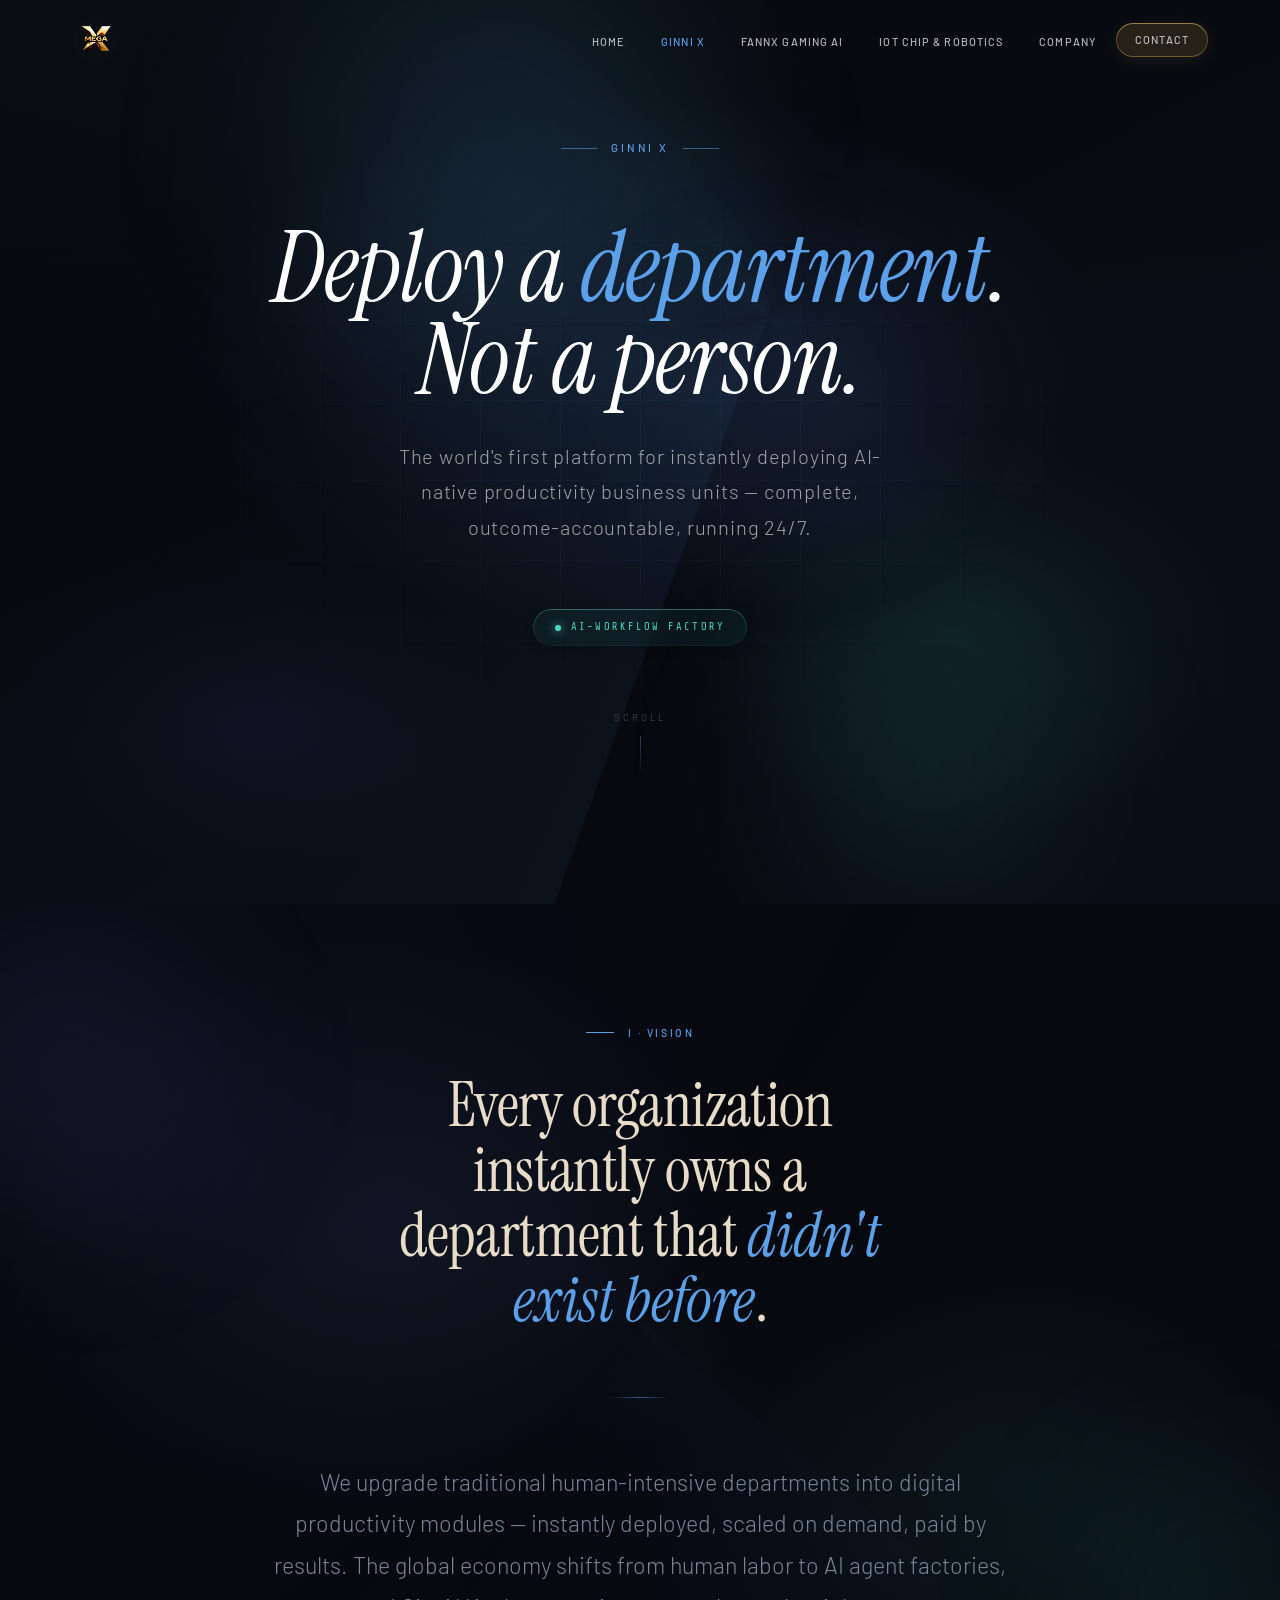
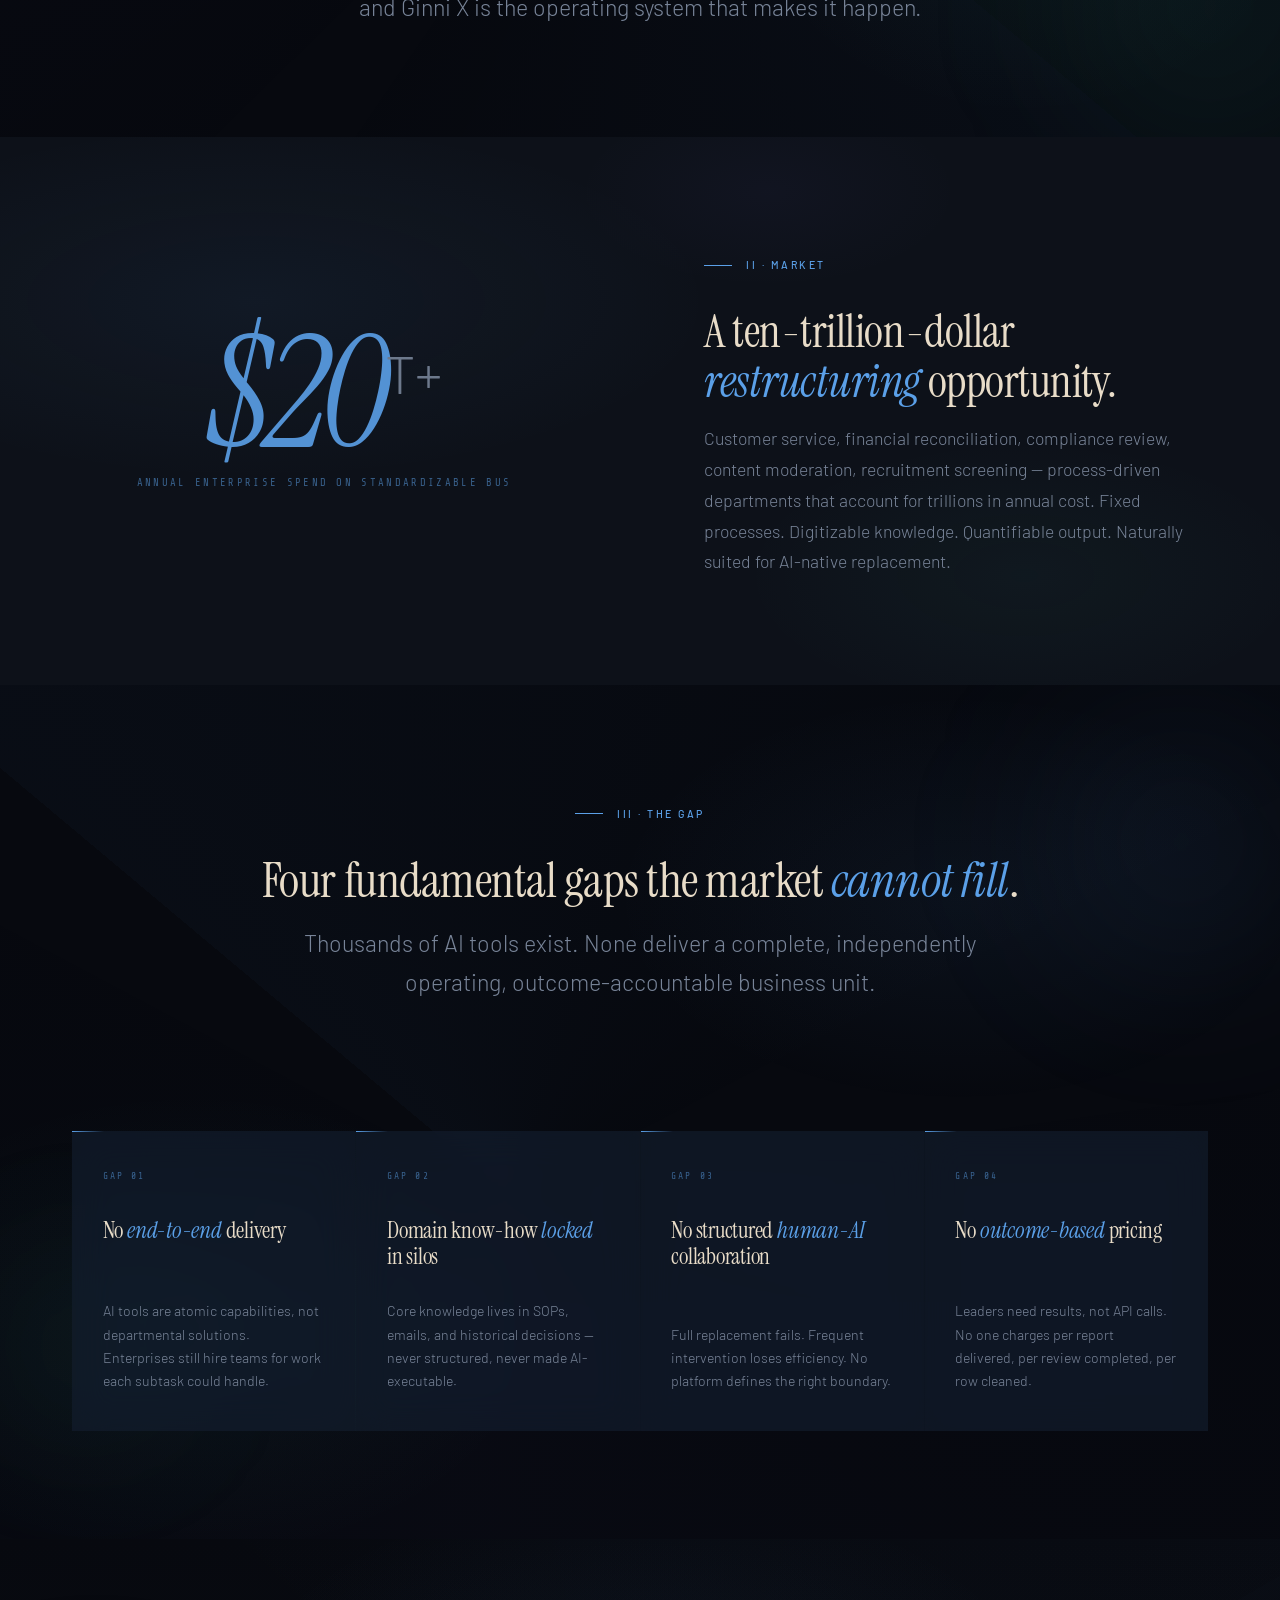
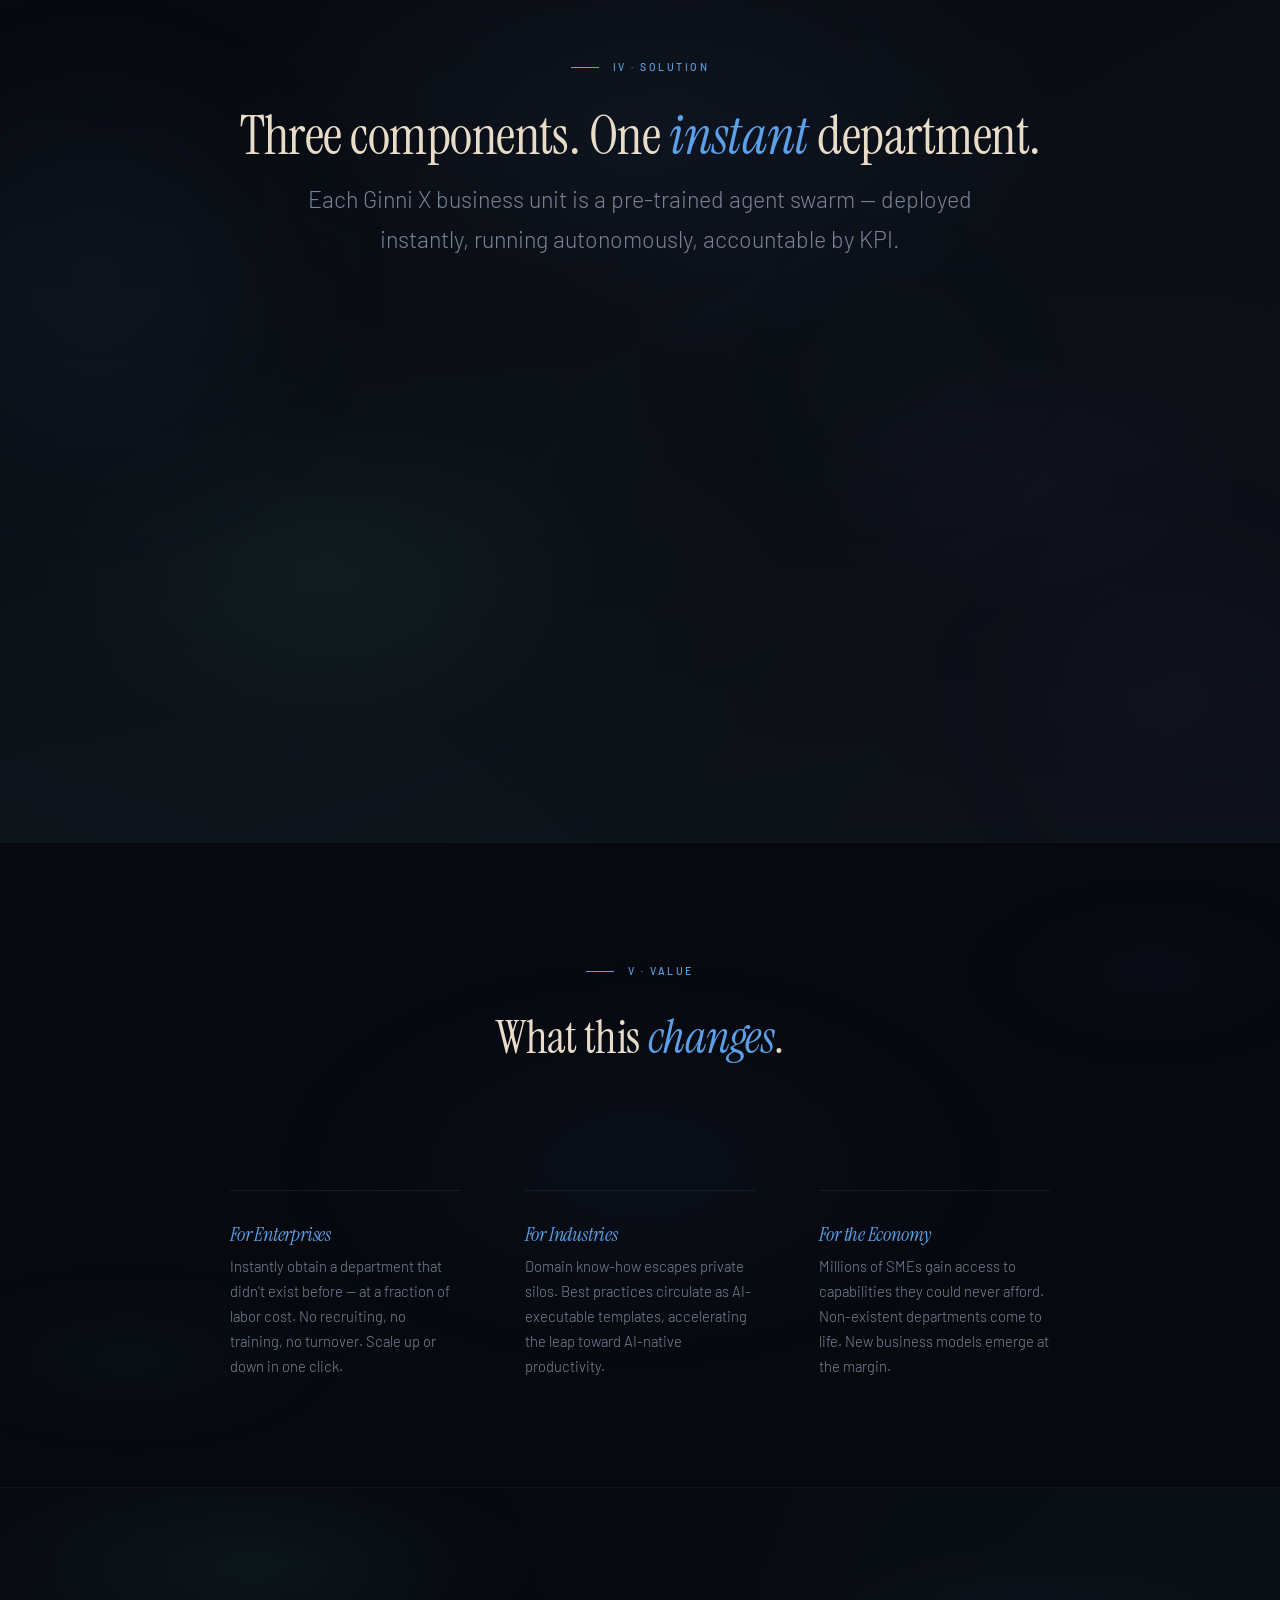
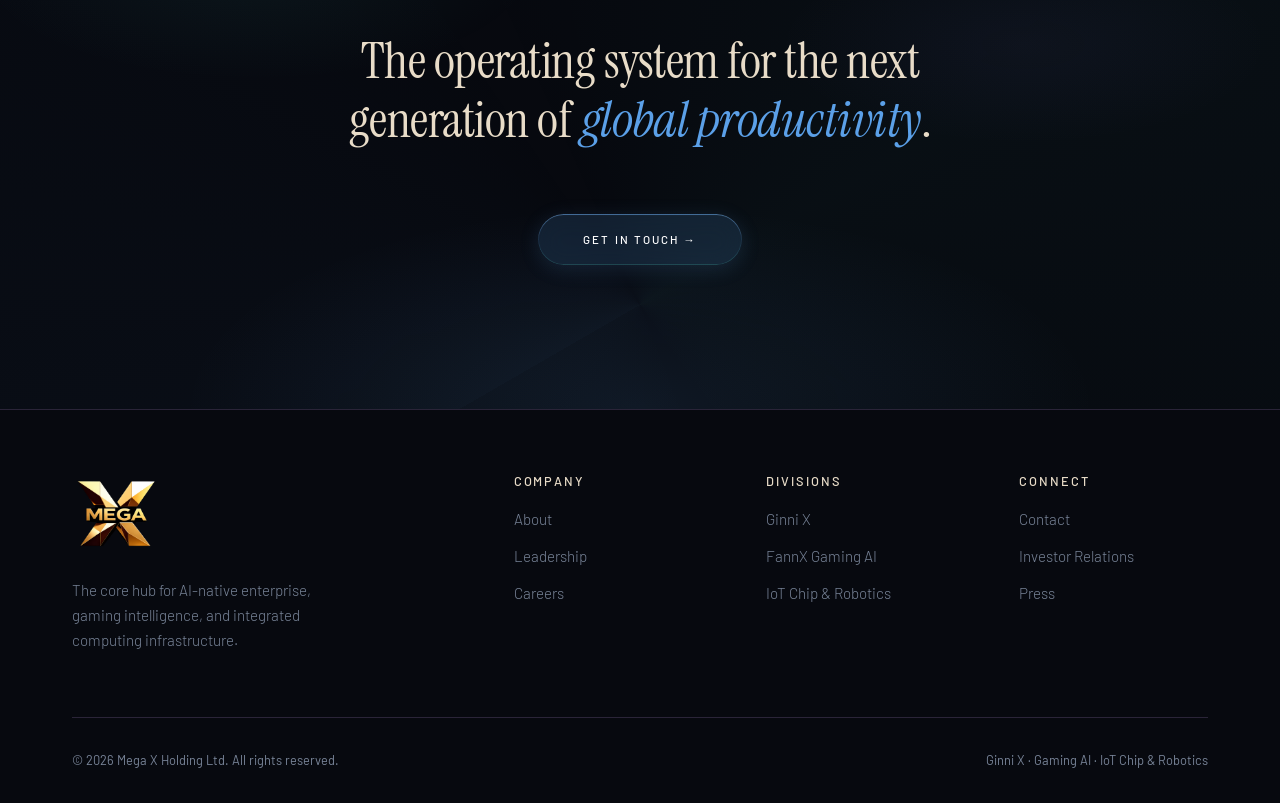
<file: ginni-x.html>
<!DOCTYPE html>
<html lang="en">
<head>
  <meta charset="UTF-8">
  <meta name="viewport" content="width=device-width, initial-scale=1.0">
  <title>Ginni X — Mega X Holding Ltd.</title>
  <meta name="description" content="Ginni X — The world's first platform for AI-native productivity business units. Deploy a department, not a person.">
  <meta property="og:title" content="Ginni X — Mega X Holding Ltd.">
  <meta property="og:description" content="Instantly deploy AI-native business units at a fraction of the cost. The next enterprise infrastructure revolution.">
  <meta property="og:type" content="website">

  <link rel="icon" href="assets/final-favicon.ico" type="image/x-icon">
  <link rel="icon" href="assets/final-favicon.png" type="image/png">
  <link rel="apple-touch-icon" href="assets/final-apple-touch-icon.png">
  <link rel="preconnect" href="https://fonts.googleapis.com">
  <link rel="preconnect" href="https://fonts.gstatic.com" crossorigin>
  <link rel="preload" as="style" href="https://fonts.googleapis.com/css2?family=Instrument+Serif:ital@0;1&family=Barlow:wght@300;400;500;600&family=Share+Tech+Mono&display=swap">
  <link rel="stylesheet" href="https://fonts.googleapis.com/css2?family=Instrument+Serif:ital@0;1&family=Barlow:wght@300;400;500;600&family=Share+Tech+Mono&display=swap" media="print" onload="this.media='all'">
  <noscript><link rel="stylesheet" href="https://fonts.googleapis.com/css2?family=Instrument+Serif:ital@0;1&family=Barlow:wght@300;400;500;600&family=Share+Tech+Mono&display=swap"></noscript>
  <link rel="stylesheet" href="styles/bundle.min.css">
  <style>
    /* ===== Ginni X — Page Palette ===== */
    .ginni-page {
      --ginni: #5BA0E8;
      --ginni-dim: rgba(91, 160, 232, 0.55);
      --ginni-glow: rgba(91, 160, 232, 0.2);
      --ginni-mint: #4ED8C0;
      --ginni-mint-glow: rgba(78, 216, 192, 0.18);
      --ginni-surface: rgba(18, 24, 38, 0.6);
    }
    body.ginni-page h1, body.ginni-page h2, body.ginni-page h3 {
      font-family: var(--font-display);
      font-weight: 400;
      letter-spacing: -0.01em;
    }

    /* ===== Abstract gradient utilities ===== */
    @keyframes gradientDrift {
      0%, 100% { transform: translate(0, 0) scale(1); }
      33% { transform: translate(3%, -4%) scale(1.05); }
      66% { transform: translate(-2%, 3%) scale(0.97); }
    }
    @keyframes gradientDrift2 {
      0%, 100% { transform: translate(0, 0) rotate(0deg) scale(1); }
      50% { transform: translate(-5%, 2%) rotate(6deg) scale(1.08); }
    }
    @keyframes gradientPulse {
      0%, 100% { opacity: 0.6; }
      50% { opacity: 1; }
    }
    .ginni-ambient-layer {
      position: absolute;
      inset: 0;
      z-index: 0;
      pointer-events: none;
      overflow: hidden;
    }
    .ginni-orb {
      position: absolute;
      border-radius: 50%;
      filter: blur(80px);
      pointer-events: none;
      will-change: transform;
    }
    .ginni-mesh {
      position: absolute;
      inset: 0;
      pointer-events: none;
      opacity: 0.45;
    }

    /* ===== HERO ===== */
    .ginni-hero {
      position: relative;
      width: 100%;
      min-height: 100vh;
      display: flex;
      align-items: center;
      justify-content: center;
      overflow: hidden;
    }
    .ginni-hero-ambient {
      position: absolute;
      inset: 0;
      z-index: 0;
      background:
        radial-gradient(ellipse 60% 50% at 50% 40%, rgba(91,160,232,0.14) 0%, transparent 60%),
        radial-gradient(ellipse 45% 45% at 75% 70%, rgba(78,216,192,0.08) 0%, transparent 50%),
        radial-gradient(ellipse 35% 30% at 20% 80%, rgba(120,100,220,0.06) 0%, transparent 55%),
        conic-gradient(from 200deg at 60% 35%, rgba(91,160,232,0.06) 0deg, transparent 60deg, rgba(78,216,192,0.04) 120deg, transparent 180deg, rgba(91,160,232,0.03) 300deg, transparent 360deg),
        var(--color-bg);
    }
    .ginni-hero-orb1 {
      width: 600px; height: 600px;
      top: -15%; left: 15%;
      background: radial-gradient(circle, rgba(91,160,232,0.18) 0%, rgba(91,160,232,0.03) 50%, transparent 70%);
      animation: gradientDrift 18s ease-in-out infinite;
    }
    .ginni-hero-orb2 {
      width: 450px; height: 450px;
      bottom: -10%; right: 10%;
      background: radial-gradient(circle, rgba(78,216,192,0.14) 0%, rgba(78,216,192,0.02) 50%, transparent 70%);
      animation: gradientDrift2 22s ease-in-out infinite;
    }
    .ginni-hero-orb3 {
      width: 350px; height: 350px;
      top: 25%; right: 25%;
      background: radial-gradient(circle, rgba(120,100,220,0.1) 0%, transparent 60%);
      animation: gradientDrift 26s ease-in-out infinite reverse;
    }
    .ginni-hero-grid {
      position: absolute;
      inset: 0;
      z-index: 0;
      background-image:
        linear-gradient(rgba(91,160,232,0.05) 1px, transparent 1px),
        linear-gradient(90deg, rgba(91,160,232,0.05) 1px, transparent 1px);
      background-size: 80px 80px;
      mask-image: radial-gradient(ellipse 60% 50% at 50% 50%, black 20%, transparent 70%);
      -webkit-mask-image: radial-gradient(ellipse 60% 50% at 50% 50%, black 20%, transparent 70%);
    }
    .ginni-hero-inner {
      position: relative;
      z-index: 2;
      text-align: center;
      max-width: 820px;
      padding: 0 var(--space-lg);
    }
    .ginni-hero-eyebrow {
      display: inline-flex;
      align-items: center;
      gap: 14px;
      font-family: var(--font-body);
      font-size: 0.7rem;
      font-weight: 500;
      letter-spacing: 0.25em;
      text-transform: uppercase;
      color: var(--ginni);
      margin-bottom: var(--space-xl);
      opacity: 0;
      transform: translateY(10px);
      animation: ginniReveal 1.1s var(--ease-out) 0.3s forwards;
    }
    .ginni-hero-eyebrow::before,
    .ginni-hero-eyebrow::after {
      content: '';
      width: 36px;
      height: 1px;
      background: var(--ginni-dim);
    }
    .ginni-hero-title {
      font-family: var(--font-display);
      font-size: clamp(2.8rem, 7vw + 0.5rem, 7rem);
      font-weight: 400;
      font-style: italic;
      color: #fff;
      line-height: 0.95;
      letter-spacing: -0.03em;
      margin-bottom: var(--space-lg);
      opacity: 0;
      transform: translateY(24px);
      animation: ginniReveal 1.4s var(--ease-out) 0.6s forwards;
    }
    .ginni-hero-title em {
      font-style: italic;
      color: var(--ginni);
    }
    .ginni-hero-sub {
      font-family: var(--font-body);
      font-weight: 300;
      font-size: clamp(1rem, 1.2vw + 0.3rem, 1.35rem);
      color: rgba(255, 255, 255, 0.6);
      letter-spacing: 0.04em;
      line-height: 1.75;
      max-width: 48ch;
      margin: 0 auto var(--space-xl);
      opacity: 0;
      transform: translateY(14px);
      animation: ginniReveal 1.2s var(--ease-out) 1s forwards;
    }
    .ginni-hero-tag {
      display: inline-flex;
      align-items: center;
      gap: 10px;
      padding: 10px 22px;
      border-radius: 9999px;
      font-family: var(--font-mono);
      font-size: 0.65rem;
      letter-spacing: 0.2em;
      text-transform: uppercase;
      color: var(--ginni-mint);
      background: rgba(78, 216, 192, 0.06);
      backdrop-filter: blur(14px);
      -webkit-backdrop-filter: blur(14px);
      box-shadow:
        inset 0 1px 0 rgba(255,255,255,0.08),
        0 2px 12px rgba(0,0,0,0.18);
      position: relative;
      overflow: hidden;
      opacity: 0;
      animation: ginniReveal 1s var(--ease-out) 1.4s forwards;
    }
    .ginni-hero-tag::before {
      content: '';
      position: absolute;
      inset: 0;
      border-radius: inherit;
      padding: 1px;
      background: linear-gradient(180deg, rgba(78,216,192,0.35), rgba(78,216,192,0.05));
      -webkit-mask: linear-gradient(#fff 0 0) content-box, linear-gradient(#fff 0 0);
      -webkit-mask-composite: xor;
      mask-composite: exclude;
      pointer-events: none;
    }
    .ginni-hero-tag .dot {
      width: 6px; height: 6px;
      border-radius: 50%;
      background: var(--ginni-mint);
      box-shadow: 0 0 10px var(--ginni-mint);
      animation: dotPulse 2s ease-in-out infinite;
    }
    @keyframes dotPulse { 0%,100%{opacity:1} 50%{opacity:0.4} }
    @keyframes ginniReveal { to { opacity:1; transform:translateY(0); } }

    /* Scroll hint */
    .ginni-scroll-hint {
      margin-top: var(--space-xl);
      display: flex;
      flex-direction: column;
      align-items: center;
      gap: 10px;
      opacity: 0;
      animation: ginniReveal 1s var(--ease-out) 1.8s forwards;
    }
    .ginni-scroll-hint span {
      font-family: var(--font-body);
      font-size: 0.6rem;
      letter-spacing: 0.3em;
      text-transform: uppercase;
      color: rgba(255,255,255,0.3);
    }
    .ginni-scroll-hint .scroll-line {
      width: 1px;
      height: 40px;
      background: linear-gradient(180deg, rgba(91,160,232,0.4), transparent);
      animation: scrollPulse 2.4s ease-in-out infinite;
    }
    @keyframes scrollPulse { 0%,100%{opacity:0.3} 50%{opacity:0.9} }

    /* ===== Section base ===== */
    .ginni-section {
      padding: clamp(6rem, 12vh, 11rem) 0;
      position: relative;
    }

    .ginni-eyebrow {
      display: inline-flex;
      align-items: center;
      gap: 14px;
      font-family: var(--font-body);
      font-size: 0.66rem;
      font-weight: 500;
      letter-spacing: 0.24em;
      text-transform: uppercase;
      color: var(--ginni);
      margin-bottom: var(--space-lg);
    }
    .ginni-eyebrow::before {
      content: '';
      width: 28px;
      height: 1px;
      background: var(--ginni);
    }

    /* ===== VISION ===== */
    .ginni-vision {
      text-align: center;
      overflow: hidden;
      position: relative;
    }
    .ginni-vision::before {
      content: '';
      position: absolute;
      inset: 0;
      background:
        radial-gradient(ellipse 50% 60% at 30% 40%, rgba(91,160,232,0.07) 0%, transparent 60%),
        radial-gradient(ellipse 40% 50% at 80% 70%, rgba(78,216,192,0.05) 0%, transparent 55%),
        conic-gradient(from 130deg at 50% 50%, rgba(91,160,232,0.03) 0deg, transparent 90deg, rgba(120,100,220,0.03) 180deg, transparent 270deg, rgba(78,216,192,0.02) 360deg);
      pointer-events: none;
      z-index: 0;
    }
    .ginni-vision .container { position: relative; z-index: 1; }
    .ginni-vision-orb {
      position: absolute;
      width: 500px; height: 500px;
      border-radius: 50%;
      filter: blur(60px);
      pointer-events: none;
      z-index: 0;
      will-change: transform;
    }
    .ginni-vision-orb.orb-l { top: -80px; left: -180px; background: radial-gradient(circle, rgba(91,160,232,0.1), transparent 65%); animation: gradientDrift 20s ease-in-out infinite; }
    .ginni-vision-orb.orb-r { bottom: -120px; right: -180px; background: radial-gradient(circle, rgba(78,216,192,0.07), transparent 65%); animation: gradientDrift2 24s ease-in-out infinite; }
    .ginni-vision h2 {
      font-size: clamp(2.2rem, 4.2vw + 0.5rem, 4.6rem);
      line-height: 1.05;
      color: var(--color-text);
      max-width: 18ch;
      margin: 0 auto var(--space-lg);
    }
    .ginni-vision h2 em { font-style: italic; color: var(--ginni); }
    .ginni-vision-lede {
      font-weight: 300;
      font-size: var(--text-lg);
      color: var(--color-text-muted);
      line-height: 1.8;
      max-width: 58ch;
      margin: 0 auto;
    }
    .ginni-vision-divider {
      width: 60px;
      height: 1px;
      background: linear-gradient(90deg, transparent, var(--ginni-dim), transparent);
      margin: var(--space-xl) auto;
    }

    /* ===== MARKET SIGNAL ===== */
    .ginni-market {
      background: var(--color-surface);
      overflow: hidden;
      position: relative;
    }
    .ginni-market::before {
      content: '';
      position: absolute;
      inset: 0;
      background:
        radial-gradient(ellipse 55% 50% at 20% 30%, rgba(91,160,232,0.06) 0%, transparent 65%),
        radial-gradient(ellipse 40% 45% at 80% 80%, rgba(78,216,192,0.04) 0%, transparent 55%),
        radial-gradient(ellipse 30% 35% at 60% 10%, rgba(120,100,220,0.04) 0%, transparent 50%);
      pointer-events: none;
      z-index: 0;
    }
    .ginni-market .container { position: relative; z-index: 1; }
    .ginni-market-inner {
      display: grid;
      grid-template-columns: 1fr 1fr;
      gap: var(--space-2xl);
      align-items: center;
    }
    .ginni-market-number {
      font-family: var(--font-display);
      font-style: italic;
      font-size: clamp(5rem, 12vw, 12rem);
      color: var(--ginni);
      line-height: 0.85;
      letter-spacing: -0.04em;
      opacity: 0.9;
    }
    .ginni-market-number span {
      font-size: 0.35em;
      color: var(--color-text-muted);
      letter-spacing: 0;
      font-style: normal;
      font-family: var(--font-body);
      font-weight: 300;
      vertical-align: super;
    }
    .ginni-market-caption {
      font-family: var(--font-mono);
      font-size: 0.66rem;
      letter-spacing: 0.22em;
      text-transform: uppercase;
      color: var(--ginni-dim);
      margin-top: var(--space-md);
    }
    .ginni-market-text h2 {
      font-size: clamp(2rem, 3.6vw, 3.2rem);
      line-height: 1.1;
      color: var(--color-text);
      margin-bottom: var(--space-md);
    }
    .ginni-market-text h2 em { font-style: italic; color: var(--ginni); }
    .ginni-market-text p {
      font-weight: 300;
      font-size: var(--text-base);
      color: var(--color-text-muted);
      line-height: 1.75;
      max-width: 48ch;
    }
    @media (max-width: 900px) {
      .ginni-market-inner { grid-template-columns: 1fr; gap: var(--space-xl); text-align: center; }
      .ginni-market-text { text-align: left; }
    }

    /* ===== THE GAP ===== */
    .ginni-gap {
      position: relative;
      overflow: hidden;
    }
    .ginni-gap::before {
      content: '';
      position: absolute;
      inset: 0;
      background:
        radial-gradient(ellipse 45% 40% at 75% 25%, rgba(91,160,232,0.06) 0%, transparent 60%),
        radial-gradient(ellipse 50% 50% at 15% 75%, rgba(78,216,192,0.05) 0%, transparent 55%),
        conic-gradient(from 310deg at 40% 60%, rgba(91,160,232,0.03) 0deg, transparent 120deg, rgba(120,100,220,0.02) 240deg, transparent 360deg);
      pointer-events: none;
      z-index: 0;
    }
    .ginni-gap .container { position: relative; z-index: 1; }
    .ginni-gap-header {
      text-align: center;
      max-width: 780px;
      margin: 0 auto var(--space-2xl);
    }
    .ginni-gap-header h2 {
      font-size: clamp(2rem, 3.8vw, 3.4rem);
      line-height: 1.1;
      color: var(--color-text);
      margin-bottom: var(--space-md);
    }
    .ginni-gap-header h2 em { font-style: italic; color: var(--ginni); }
    .ginni-gap-header p {
      font-weight: 300;
      font-size: var(--text-lg);
      color: var(--color-text-muted);
      line-height: 1.7;
      max-width: 52ch;
      margin: 0 auto;
    }
    .ginni-gaps-grid {
      display: grid;
      grid-template-columns: repeat(4, 1fr);
      gap: 1px;
      background: rgba(91, 160, 232, 0.08);
    }
    .ginni-gap-card {
      background: var(--ginni-surface);
      backdrop-filter: blur(18px) saturate(1.2);
      -webkit-backdrop-filter: blur(18px) saturate(1.2);
      padding: clamp(2rem, 3vw, 3rem) clamp(1.6rem, 2.4vw, 2.2rem);
      min-height: 300px;
      display: flex;
      flex-direction: column;
      position: relative;
      transition: all 0.5s var(--ease-out);
    }
    .ginni-gap-card::before {
      content: '';
      position: absolute;
      top: 0; left: 0;
      width: 32px;
      height: 1px;
      background: linear-gradient(90deg, var(--ginni), transparent);
    }
    .ginni-gap-card:hover {
      background: rgba(26, 34, 52, 0.7);
    }
    .ginni-gap-num {
      font-family: var(--font-mono);
      font-size: 0.6rem;
      letter-spacing: 0.22em;
      text-transform: uppercase;
      color: var(--ginni-dim);
      margin-bottom: var(--space-lg);
    }
    .ginni-gap-card h4 {
      font-family: var(--font-display);
      font-weight: 400;
      font-size: clamp(1.3rem, 1.8vw, 1.6rem);
      color: var(--color-text);
      line-height: 1.15;
      margin-bottom: var(--space-md);
    }
    .ginni-gap-card h4 em { font-style: italic; color: var(--ginni); }
    .ginni-gap-card p {
      font-weight: 300;
      font-size: 0.88rem;
      color: var(--color-text-muted);
      line-height: 1.65;
      margin-top: auto;
      max-width: 28ch;
    }
    @media (max-width: 900px) {
      .ginni-gaps-grid { grid-template-columns: 1fr 1fr; }
    }
    @media (max-width: 560px) {
      .ginni-gaps-grid { grid-template-columns: 1fr; }
      .ginni-gap-card { min-height: auto; }
    }

    /* ===== SOLUTION ===== */
    .ginni-solution {
      background: linear-gradient(180deg, var(--color-bg) 0%, var(--color-surface) 100%);
      overflow: hidden;
      position: relative;
    }
    .ginni-solution::before {
      content: '';
      position: absolute;
      inset: 0;
      background:
        radial-gradient(ellipse 50% 40% at 50% 20%, rgba(91,160,232,0.06), transparent 65%),
        radial-gradient(ellipse 40% 35% at 25% 70%, rgba(78,216,192,0.05), transparent 55%),
        radial-gradient(ellipse 35% 30% at 80% 60%, rgba(120,100,220,0.04), transparent 50%),
        conic-gradient(from 60deg at 50% 45%, rgba(91,160,232,0.025) 0deg, transparent 80deg, rgba(78,216,192,0.02) 160deg, transparent 240deg, rgba(91,160,232,0.015) 360deg);
      pointer-events: none;
    }
    .ginni-solution .container { position: relative; z-index: 1; }
    .ginni-solution-header {
      text-align: center;
      max-width: 820px;
      margin: 0 auto var(--space-2xl);
    }
    .ginni-solution-header h2 {
      font-size: clamp(2.2rem, 4.2vw, 4rem);
      line-height: 1.05;
      color: var(--color-text);
      margin-bottom: var(--space-md);
    }
    .ginni-solution-header h2 em { font-style: italic; color: var(--ginni); }
    .ginni-solution-header p {
      font-weight: 300;
      font-size: var(--text-lg);
      color: var(--color-text-muted);
      line-height: 1.7;
      max-width: 56ch;
      margin: 0 auto;
    }
    .ginni-pillars {
      display: grid;
      grid-template-columns: repeat(3, 1fr);
      gap: var(--space-lg);
      max-width: 1080px;
      margin: 0 auto;
    }
    .ginni-pillar {
      background: var(--ginni-surface);
      backdrop-filter: blur(22px) saturate(1.3);
      -webkit-backdrop-filter: blur(22px) saturate(1.3);
      border-radius: 20px;
      padding: clamp(2.4rem, 3.5vw, 3.2rem) clamp(1.8rem, 2.5vw, 2.4rem);
      position: relative;
      overflow: hidden;
      transition: all 0.6s var(--ease-out);
      box-shadow:
        inset 0 1px 0 rgba(255,255,255,0.08),
        0 10px 36px rgba(0,0,0,0.3);
    }
    .ginni-pillar::before {
      content: '';
      position: absolute;
      inset: 0;
      border-radius: inherit;
      padding: 1px;
      background: linear-gradient(180deg,
        rgba(255,255,255,0.14) 0%,
        rgba(255,255,255,0.02) 35%,
        rgba(91,160,232,0.1) 100%
      );
      -webkit-mask: linear-gradient(#fff 0 0) content-box, linear-gradient(#fff 0 0);
      -webkit-mask-composite: xor;
      mask-composite: exclude;
      pointer-events: none;
    }
    .ginni-pillar::after {
      content: '';
      position: absolute;
      top: 0; left: 12%;
      width: 50%;
      height: 1px;
      background: linear-gradient(90deg, transparent, rgba(255,255,255,0.25), transparent);
      pointer-events: none;
    }
    .ginni-pillar:hover {
      transform: translateY(-4px);
      background: rgba(26, 34, 52, 0.6);
      box-shadow:
        inset 0 1px 0 rgba(255,255,255,0.14),
        0 18px 52px rgba(0,0,0,0.4),
        0 0 50px var(--ginni-glow);
    }
    .ginni-pillar-icon {
      width: 48px; height: 48px;
      border-radius: 14px;
      background: linear-gradient(135deg, rgba(91,160,232,0.15), rgba(78,216,192,0.1));
      display: flex;
      align-items: center;
      justify-content: center;
      margin-bottom: var(--space-lg);
      font-size: 1.4rem;
      color: var(--ginni);
      box-shadow: inset 0 1px 0 rgba(255,255,255,0.1);
    }
    .ginni-pillar-num {
      font-family: var(--font-mono);
      font-size: 0.58rem;
      letter-spacing: 0.22em;
      text-transform: uppercase;
      color: var(--ginni-dim);
      margin-bottom: var(--space-md);
    }
    .ginni-pillar h4 {
      font-family: var(--font-display);
      font-weight: 400;
      font-size: clamp(1.4rem, 2vw, 1.85rem);
      color: var(--color-text);
      line-height: 1.15;
      margin-bottom: var(--space-md);
    }
    .ginni-pillar h4 em { font-style: italic; color: var(--ginni); }
    .ginni-pillar p {
      font-weight: 300;
      font-size: 0.92rem;
      color: var(--color-text-muted);
      line-height: 1.7;
    }
    @media (max-width: 900px) {
      .ginni-pillars { grid-template-columns: 1fr; max-width: 480px; }
    }

    /* ===== VALUE ===== */
    .ginni-value {
      text-align: center;
      border-top: 1px solid rgba(91,160,232,0.08);
      border-bottom: 1px solid rgba(91,160,232,0.08);
      position: relative;
      overflow: hidden;
    }
    .ginni-value::before {
      content: '';
      position: absolute;
      inset: 0;
      background:
        radial-gradient(ellipse 45% 50% at 50% 50%, rgba(91,160,232,0.04) 0%, transparent 65%),
        radial-gradient(ellipse 35% 30% at 10% 80%, rgba(78,216,192,0.03) 0%, transparent 50%),
        radial-gradient(ellipse 30% 30% at 90% 20%, rgba(120,100,220,0.03) 0%, transparent 50%);
      pointer-events: none;
      z-index: 0;
    }
    .ginni-value > .container { position: relative; z-index: 1; }
    .ginni-value-inner {
      max-width: 820px;
      margin: 0 auto;
    }
    .ginni-value h2 {
      font-size: clamp(2rem, 3.6vw, 3.2rem);
      line-height: 1.1;
      color: var(--color-text);
      margin-bottom: var(--space-2xl);
    }
    .ginni-value h2 em { font-style: italic; color: var(--ginni); }
    .ginni-value-items {
      display: grid;
      grid-template-columns: repeat(3, 1fr);
      gap: var(--space-xl);
      text-align: left;
    }
    .ginni-value-item {
      padding-top: var(--space-lg);
      border-top: 1px solid rgba(91,160,232,0.12);
    }
    .ginni-value-item h5 {
      font-family: var(--font-display);
      font-weight: 400;
      font-style: italic;
      font-size: clamp(1.2rem, 1.6vw, 1.5rem);
      color: var(--ginni);
      margin-bottom: var(--space-sm);
    }
    .ginni-value-item p {
      font-weight: 300;
      font-size: 0.92rem;
      color: var(--color-text-muted);
      line-height: 1.7;
    }
    @media (max-width: 700px) {
      .ginni-value-items { grid-template-columns: 1fr; gap: var(--space-lg); }
    }

    /* ===== CLOSING ===== */
    .ginni-closing {
      text-align: center;
      padding: clamp(7rem, 16vh, 14rem) var(--space-lg);
      position: relative;
      overflow: hidden;
    }
    .ginni-closing-ambient {
      position: absolute;
      inset: 0;
      z-index: 0;
      pointer-events: none;
      background:
        radial-gradient(ellipse 55% 60% at 50% 100%, rgba(91,160,232,0.1) 0%, transparent 65%),
        radial-gradient(ellipse 40% 40% at 20% 15%, rgba(78,216,192,0.06) 0%, transparent 55%),
        radial-gradient(ellipse 35% 35% at 80% 30%, rgba(120,100,220,0.05) 0%, transparent 55%),
        conic-gradient(from 240deg at 50% 80%, rgba(91,160,232,0.04) 0deg, transparent 90deg, rgba(78,216,192,0.03) 180deg, transparent 270deg, rgba(91,160,232,0.02) 360deg);
    }
    .ginni-closing > .container { position: relative; z-index: 1; }
    .ginni-closing h2 {
      font-family: var(--font-display);
      font-size: clamp(2rem, 4vw, 3.6rem);
      font-weight: 400;
      color: var(--color-text);
      line-height: 1.15;
      max-width: 680px;
      margin: 0 auto var(--space-xl);
    }
    .ginni-closing h2 em { font-style: italic; color: var(--ginni); }
    .ginni-cta {
      display: inline-flex;
      align-items: center;
      gap: var(--space-sm);
      padding: 1rem 2.8rem;
      font-family: var(--font-body);
      font-size: 0.72rem;
      font-weight: 500;
      letter-spacing: 0.18em;
      text-transform: uppercase;
      color: #fff;
      text-decoration: none;
      border-radius: 9999px;
      background: rgba(91, 160, 232, 0.15);
      backdrop-filter: blur(14px);
      -webkit-backdrop-filter: blur(14px);
      box-shadow:
        inset 0 1px 1px rgba(255,255,255,0.12),
        0 4px 20px rgba(91, 160, 232, 0.15);
      position: relative;
      overflow: hidden;
      transition: all 0.4s var(--ease-out);
    }
    .ginni-cta::before {
      content: '';
      position: absolute;
      inset: 0;
      border-radius: inherit;
      padding: 1px;
      background: linear-gradient(180deg, rgba(91,160,232,0.5), rgba(91,160,232,0.1) 50%, rgba(78,216,192,0.2));
      -webkit-mask: linear-gradient(#fff 0 0) content-box, linear-gradient(#fff 0 0);
      -webkit-mask-composite: xor;
      mask-composite: exclude;
      pointer-events: none;
    }
    .ginni-cta:hover {
      background: rgba(91, 160, 232, 0.28);
      transform: translateY(-2px);
      box-shadow:
        inset 0 1px 1px rgba(255,255,255,0.18),
        0 8px 40px rgba(91, 160, 232, 0.25);
      color: #fff;
    }

    /* ===== Mobile ===== */
    @media (max-width: 768px) {
      .ginni-hero { min-height: 88vh; }
      .ginni-hero-inner { padding: 0 1.25rem; }
      .ginni-scroll-hint { margin-top: var(--space-md); }
      .container { padding: 0 1.25rem; }
    }
  </style>
</head>
<body class="ginni-page">
  <a href="#main" class="skip-link">Skip to content</a>

  <nav class="nav" aria-label="Main navigation">
    <div class="container nav-inner">
      <a href="index.html" class="nav-logo" aria-label="Mega X Holding home"><img src="assets/MegaX_logo2_circle.png" alt="Mega X" height="48"></a>
      <ul class="nav-links">
        <li><a href="index.html">Home</a></li>
        <li><a href="ginni-x.html" style="color:var(--ginni);">Ginni X</a></li>
        <li><a href="fann-gaming-ai.html">FannX Gaming AI</a></li>
        <li><a href="wifi-iot-chips.html">IoT Chip & Robotics</a></li>
        <li><a href="about.html">Company</a></li>
        <li><a href="contact.html" class="btn btn-primary" style="padding:0.5rem 1.2rem;">Contact</a></li>
      </ul>
      <button class="nav-toggle" aria-label="Toggle menu" aria-expanded="false"><span></span><span></span><span></span></button>
    </div>
    <div class="nav-glow-line"></div>
  </nav>

  <div class="mobile-menu" role="dialog" aria-label="Mobile navigation">
    <a href="index.html">Home</a>
    <a href="ginni-x.html">Ginni X</a>
    <a href="fann-gaming-ai.html">FannX Gaming AI</a>
    <a href="wifi-iot-chips.html">IoT Chip & Robotics</a>
    <a href="about.html">Company</a>
    <a href="contact.html">Contact</a>
  </div>

  <main id="main">

    <!-- ===== HERO ===== -->
    <section class="ginni-hero">
      <div class="ginni-hero-ambient" aria-hidden="true">
        <div class="ginni-orb ginni-hero-orb1"></div>
        <div class="ginni-orb ginni-hero-orb2"></div>
        <div class="ginni-orb ginni-hero-orb3"></div>
      </div>
      <div class="ginni-hero-grid" aria-hidden="true"></div>
      <div class="ginni-hero-inner">
        <div class="ginni-hero-eyebrow">Ginni X</div>
        <h1 class="ginni-hero-title">Deploy a <em>department</em>. <br>Not a person.</h1>
        <p class="ginni-hero-sub">The world's first platform for instantly deploying AI-native productivity business units — complete, outcome-accountable, running 24/7.</p>
        <span class="ginni-hero-tag"><span class="dot"></span>AI-Workflow Factory</span>
        <div class="ginni-scroll-hint">
          <span>Scroll</span>
          <div class="scroll-line"></div>
        </div>
      </div>
    </section>

    <!-- ===== VISION ===== -->
    <section class="ginni-section ginni-vision">
      <div class="ginni-vision-orb orb-l" aria-hidden="true"></div>
      <div class="ginni-vision-orb orb-r" aria-hidden="true"></div>
      <div class="container">
        <div class="ginni-eyebrow reveal" style="justify-content:center;display:inline-flex;">I · Vision</div>
        <h2 class="reveal" style="transition-delay:100ms;">Every organization instantly owns a department that <em>didn't exist before</em>.</h2>
        <div class="ginni-vision-divider reveal" style="transition-delay:180ms;"></div>
        <p class="ginni-vision-lede reveal" style="transition-delay:260ms;">We upgrade traditional human-intensive departments into digital productivity modules — instantly deployed, scaled on demand, paid by results. The global economy shifts from human labor to AI agent factories, and Ginni X is the operating system that makes it happen.</p>
      </div>
    </section>

    <!-- ===== MARKET SIGNAL ===== -->
    <section class="ginni-section ginni-market">
      <div class="container">
        <div class="ginni-market-inner reveal">
          <div style="text-align:center;">
            <div class="ginni-market-number">$20<span>T+</span></div>
            <div class="ginni-market-caption">Annual enterprise spend on standardizable BUs</div>
          </div>
          <div class="ginni-market-text">
            <div class="ginni-eyebrow">II · Market</div>
            <h2>A ten-trillion-dollar <em>restructuring</em> opportunity.</h2>
            <p>Customer service, financial reconciliation, compliance review, content moderation, recruitment screening — process-driven departments that account for trillions in annual cost. Fixed processes. Digitizable knowledge. Quantifiable output. Naturally suited for AI-native replacement.</p>
          </div>
        </div>
      </div>
    </section>

    <!-- ===== THE GAP ===== -->
    <section class="ginni-section ginni-gap">
      <div class="ginni-ambient-layer" aria-hidden="true">
        <div class="ginni-orb" style="width:400px;height:400px;top:-5%;right:-8%;background:radial-gradient(circle,rgba(91,160,232,0.1),transparent 65%);animation:gradientDrift 22s ease-in-out infinite;"></div>
        <div class="ginni-orb" style="width:300px;height:300px;bottom:5%;left:-5%;background:radial-gradient(circle,rgba(78,216,192,0.08),transparent 60%);animation:gradientDrift2 18s ease-in-out infinite;"></div>
      </div>
      <div class="container">
        <div class="ginni-gap-header reveal">
          <div class="ginni-eyebrow" style="justify-content:center;display:inline-flex;">III · The Gap</div>
          <h2>Four fundamental gaps the market <em>cannot fill</em>.</h2>
          <p>Thousands of AI tools exist. None deliver a complete, independently operating, outcome-accountable business unit.</p>
        </div>
        <div class="ginni-gaps-grid reveal" style="transition-delay:140ms;">
          <div class="ginni-gap-card">
            <div class="ginni-gap-num">Gap 01</div>
            <h4>No <em>end-to-end</em> delivery</h4>
            <p>AI tools are atomic capabilities, not departmental solutions. Enterprises still hire teams for work each subtask could handle.</p>
          </div>
          <div class="ginni-gap-card">
            <div class="ginni-gap-num">Gap 02</div>
            <h4>Domain know-how <em>locked</em> in silos</h4>
            <p>Core knowledge lives in SOPs, emails, and historical decisions — never structured, never made AI-executable.</p>
          </div>
          <div class="ginni-gap-card">
            <div class="ginni-gap-num">Gap 03</div>
            <h4>No structured <em>human-AI</em> collaboration</h4>
            <p>Full replacement fails. Frequent intervention loses efficiency. No platform defines the right boundary.</p>
          </div>
          <div class="ginni-gap-card">
            <div class="ginni-gap-num">Gap 04</div>
            <h4>No <em>outcome-based</em> pricing</h4>
            <p>Leaders need results, not API calls. No one charges per report delivered, per review completed, per row cleaned.</p>
          </div>
        </div>
      </div>
    </section>

    <!-- ===== SOLUTION ===== -->
    <section class="ginni-section ginni-solution">
      <div class="ginni-ambient-layer" aria-hidden="true">
        <div class="ginni-orb" style="width:500px;height:500px;top:10%;left:-12%;background:radial-gradient(circle,rgba(91,160,232,0.09),transparent 60%);animation:gradientDrift2 25s ease-in-out infinite;"></div>
        <div class="ginni-orb" style="width:380px;height:380px;bottom:-5%;right:-6%;background:radial-gradient(circle,rgba(120,100,220,0.07),transparent 60%);animation:gradientDrift 20s ease-in-out infinite reverse;"></div>
        <div class="ginni-orb" style="width:250px;height:250px;top:35%;right:20%;background:radial-gradient(circle,rgba(78,216,192,0.06),transparent 55%);animation:gradientPulse 8s ease-in-out infinite;"></div>
      </div>
      <div class="container">
        <div class="ginni-solution-header reveal">
          <div class="ginni-eyebrow" style="justify-content:center;display:inline-flex;">IV · Solution</div>
          <h2>Three components. One <em>instant</em> department.</h2>
          <p>Each Ginni X business unit is a pre-trained agent swarm — deployed instantly, running autonomously, accountable by KPI.</p>
        </div>
        <div class="ginni-pillars reveal" style="transition-delay:160ms;">
          <div class="ginni-pillar">
            <div class="ginni-pillar-icon">⧈</div>
            <div class="ginni-pillar-num">Component 01</div>
            <h4>Department <em>Brain</em></h4>
            <p>Full SOP knowledge base, business materials, industry rules, and digital deposit of past cases — continuously learning from enterprise private data.</p>
          </div>
          <div class="ginni-pillar">
            <div class="ginni-pillar-icon">⟁</div>
            <div class="ginni-pillar-num">Component 02</div>
            <h4>Human-AI <em>Division</em></h4>
            <p>Clearly defined boundaries between AI autonomous driving and human decision-makers. Critical nodes stay human. All biological redundancy eliminated.</p>
          </div>
          <div class="ginni-pillar">
            <div class="ginni-pillar-icon">⬡</div>
            <div class="ginni-pillar-num">Component 03</div>
            <h4>Agent <em>Procedures</em></h4>
            <p>Business logic defined in natural language — converted by Ginni X into AI-driven structured workflows that execute, learn, and improve continuously.</p>
          </div>
        </div>
      </div>
    </section>

    <!-- ===== VALUE ===== -->
    <section class="ginni-section ginni-value">
      <div class="container">
        <div class="ginni-value-inner reveal">
          <div class="ginni-eyebrow" style="justify-content:center;display:inline-flex;">V · Value</div>
          <h2>What this <em>changes</em>.</h2>
          <div class="ginni-value-items">
            <div class="ginni-value-item">
              <h5>For Enterprises</h5>
              <p>Instantly obtain a department that didn't exist before — at a fraction of labor cost. No recruiting, no training, no turnover. Scale up or down in one click.</p>
            </div>
            <div class="ginni-value-item">
              <h5>For Industries</h5>
              <p>Domain know-how escapes private silos. Best practices circulate as AI-executable templates, accelerating the leap toward AI-native productivity.</p>
            </div>
            <div class="ginni-value-item">
              <h5>For the Economy</h5>
              <p>Millions of SMEs gain access to capabilities they could never afford. Non-existent departments come to life. New business models emerge at the margin.</p>
            </div>
          </div>
        </div>
      </div>
    </section>

    <!-- ===== CLOSING ===== -->
    <section class="ginni-closing">
      <div class="ginni-closing-ambient" aria-hidden="true"></div>
      <div class="container reveal">
        <h2>The operating system for the next generation of <em>global productivity</em>.</h2>
        <a href="contact.html" class="ginni-cta">Get in Touch →</a>
      </div>
    </section>

  </main>

  <footer>
    <div class="container">
      <div class="footer-grid">
        <div class="footer-brand"><a href="index.html" class="nav-logo" aria-label="Mega X Holding home"><img src="assets/MegaX_logo2.png" alt="Mega X" height="88"></a><p>The core hub for AI-native enterprise, gaming intelligence, and integrated computing infrastructure.</p></div>
        <div class="footer-col"><h5>Company</h5><ul><li><a href="about.html">About</a></li><li><a href="about.html#leadership">Leadership</a></li><li><a href="about.html#careers">Careers</a></li></ul></div>
        <div class="footer-col"><h5>Divisions</h5><ul><li><a href="ginni-x.html">Ginni X</a></li><li><a href="fann-gaming-ai.html">FannX Gaming AI</a></li><li><a href="wifi-iot-chips.html">IoT Chip & Robotics</a></li></ul></div>
        <div class="footer-col"><h5>Connect</h5><ul><li><a href="contact.html">Contact</a></li><li><a href="contact.html">Investor Relations</a></li><li><a href="contact.html">Press</a></li></ul></div>
      </div>
      <div class="footer-bottom"><span>&copy; 2026 Mega X Holding Ltd. All rights reserved.</span><span>Ginni X · Gaming AI · IoT Chip & Robotics</span></div>
    </div>
  </footer>

  <button class="scroll-top" aria-label="Scroll to top"><svg width="18" height="18" viewBox="0 0 18 18" fill="none" stroke="currentColor" stroke-width="2" stroke-linecap="round" stroke-linejoin="round"><path d="M9 15V3"/><path d="M3 8l6-6 6 6"/></svg></button>
  <script src="js/main.js"></script>
</body>
</html>
</file>
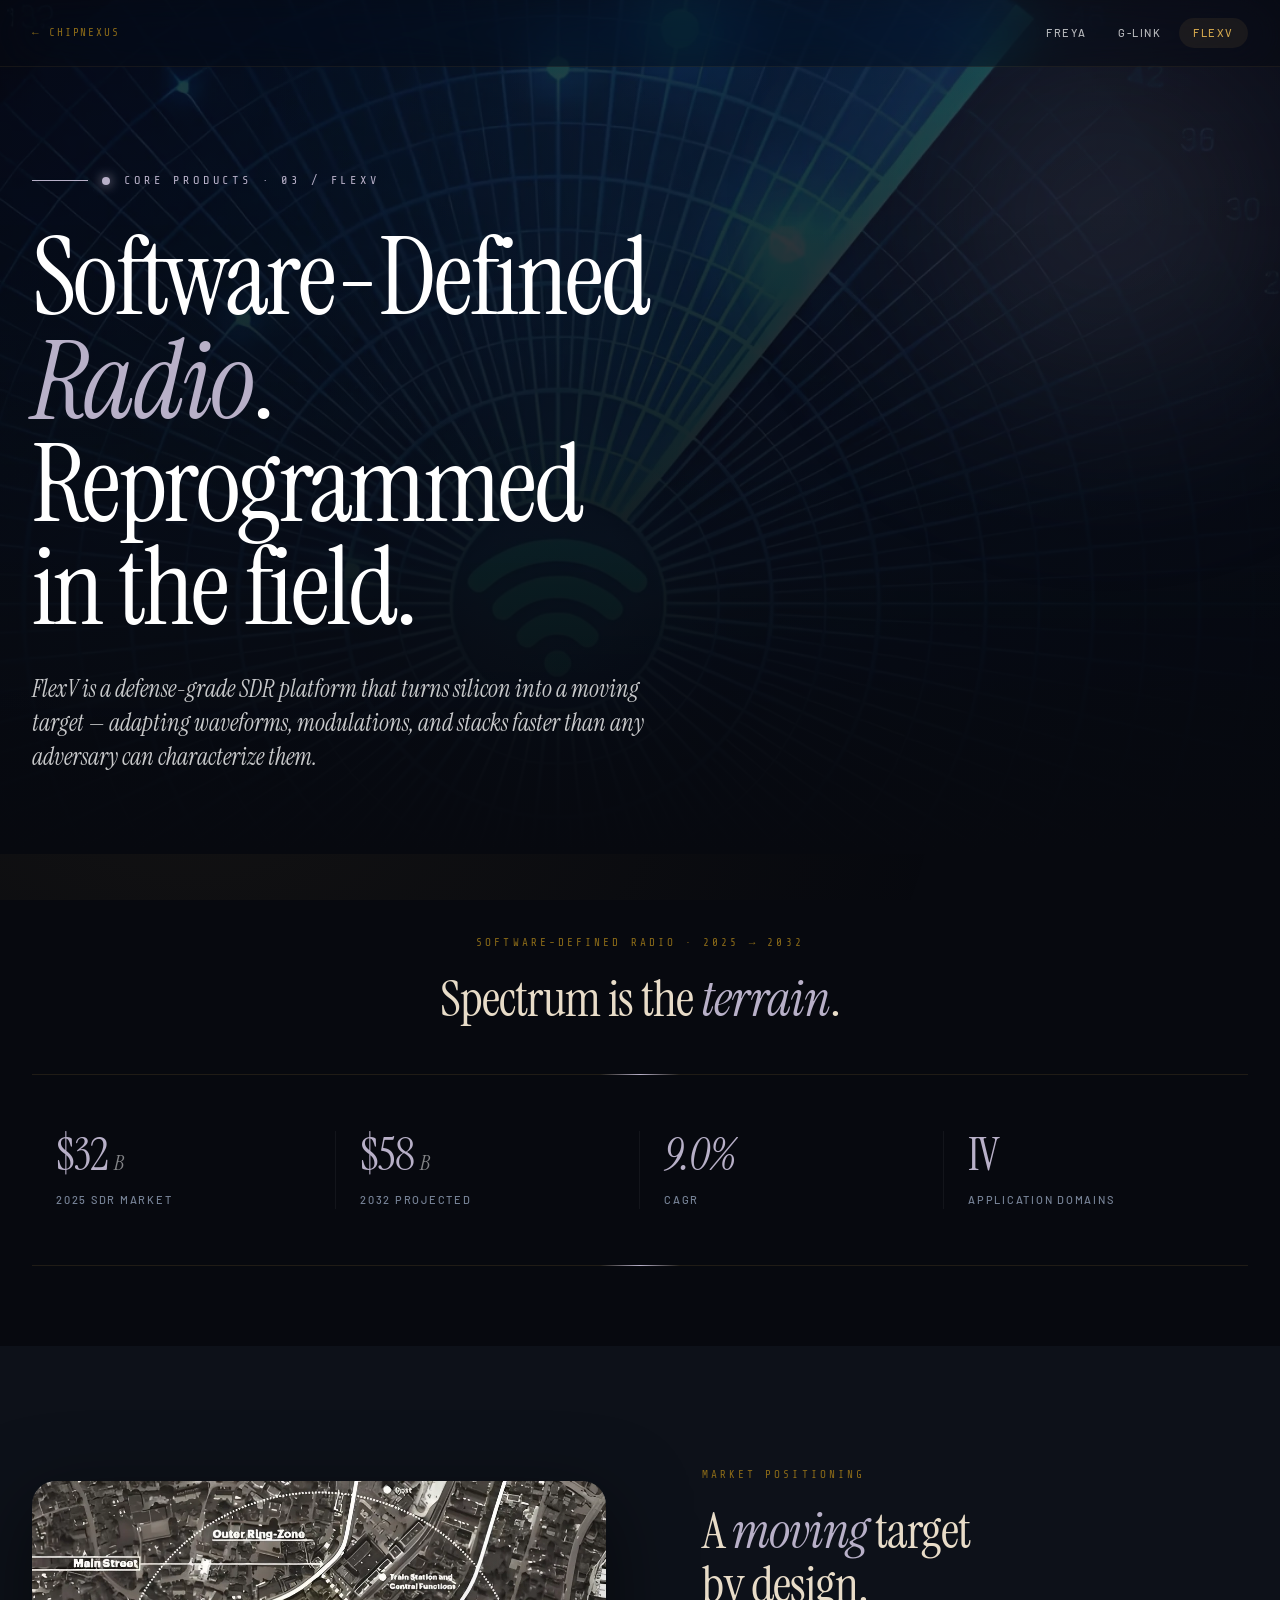
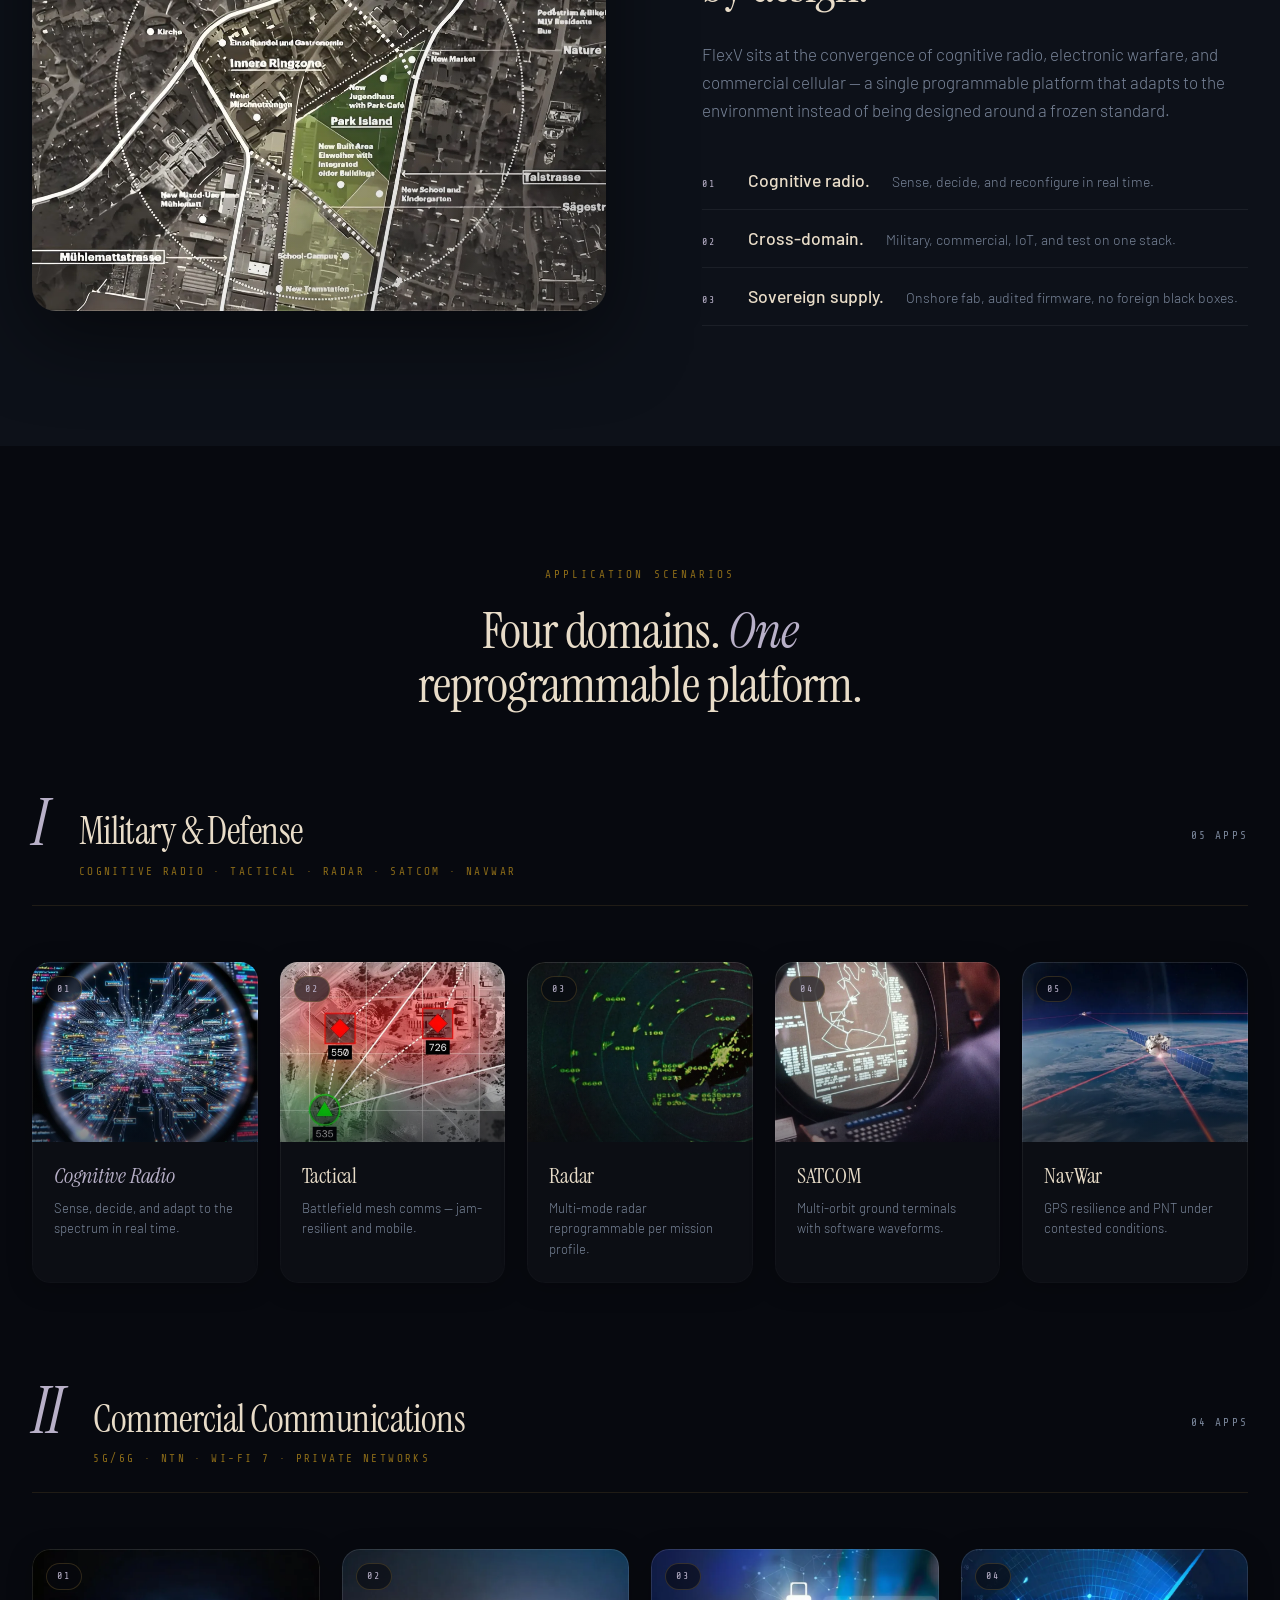
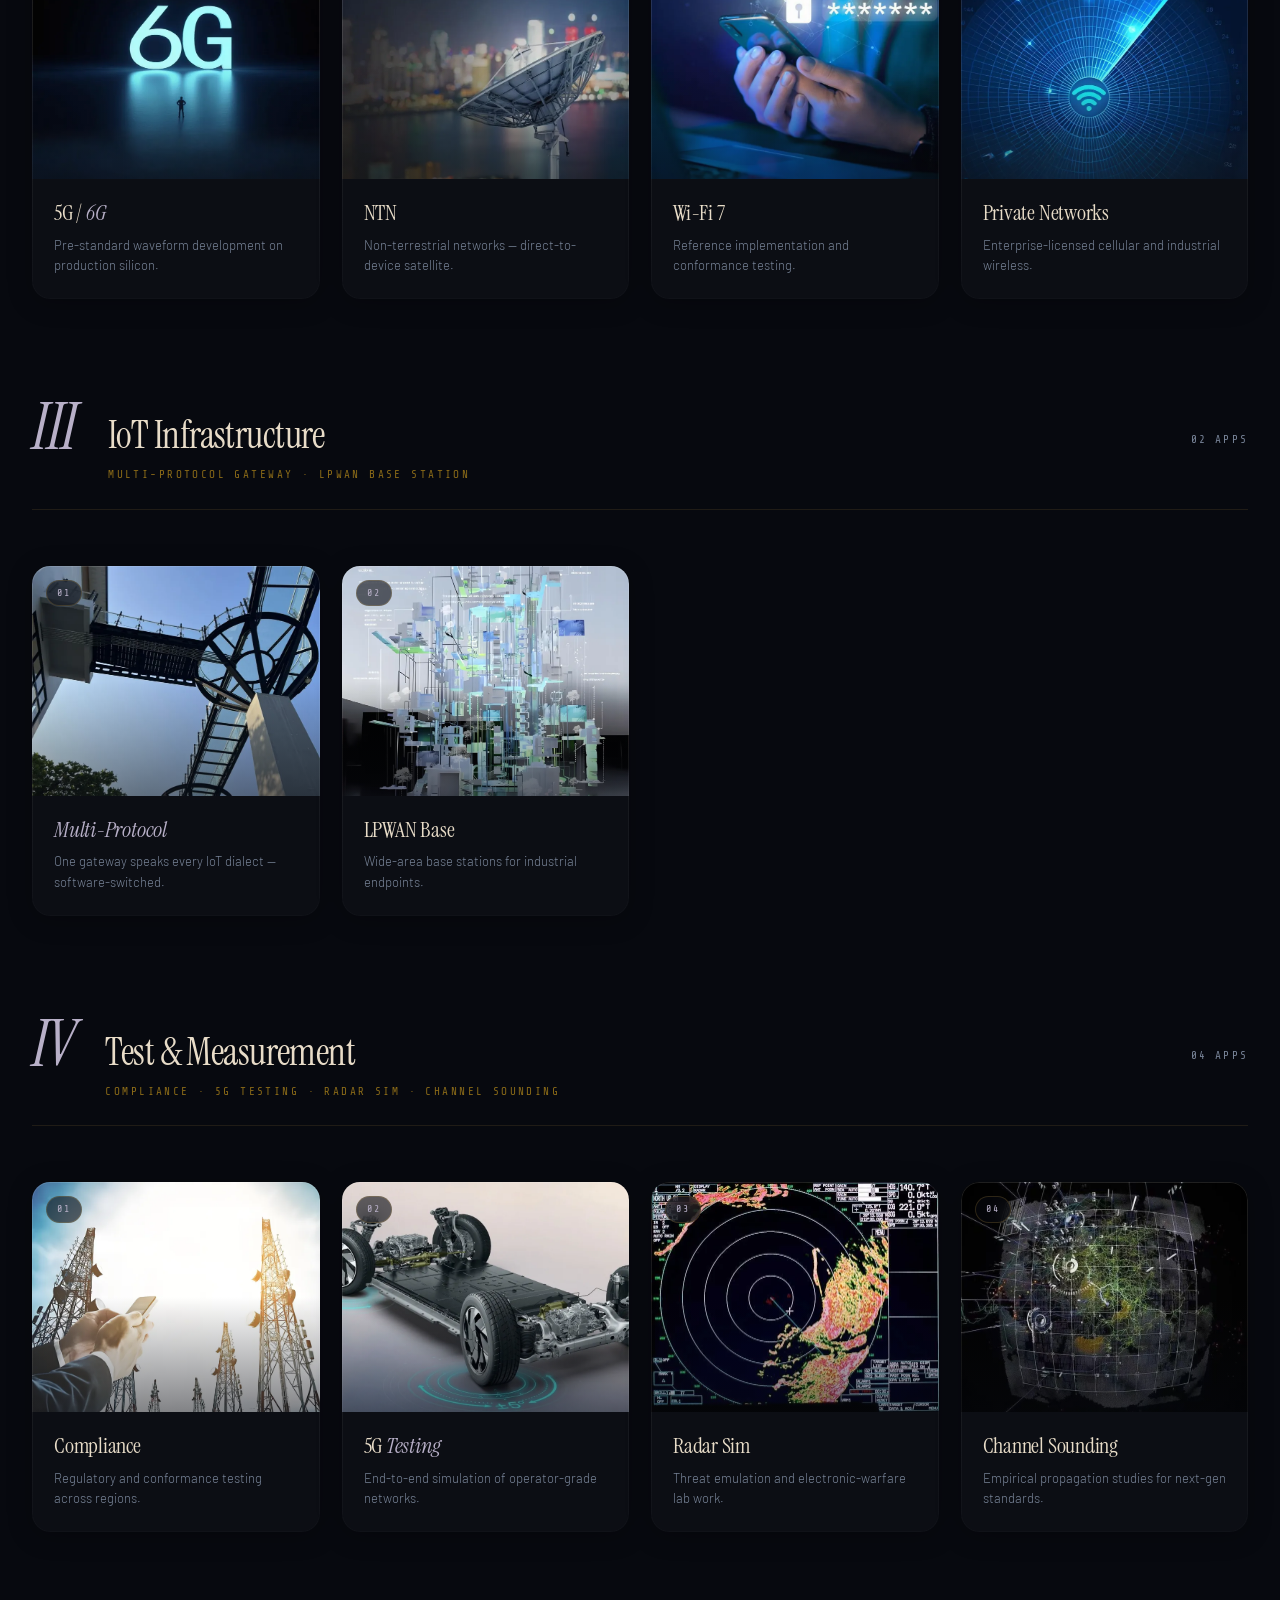
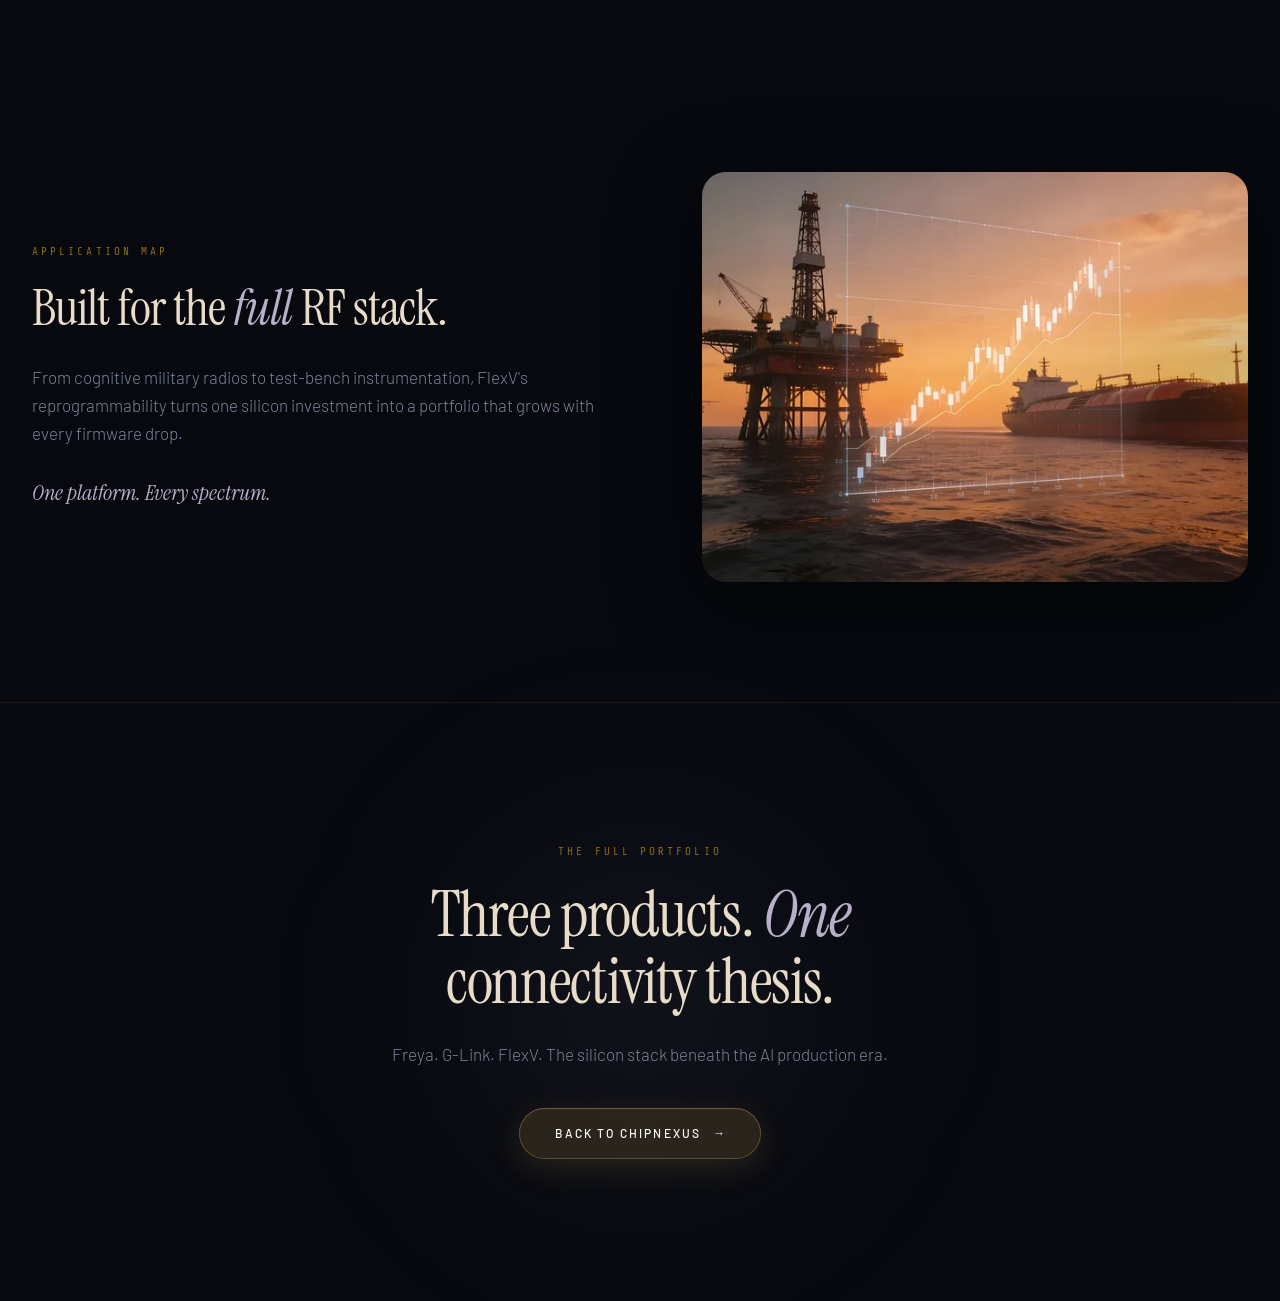
<file: products/flexv.html>
<!DOCTYPE html>
<html lang="en">
<head>
<meta charset="UTF-8">
<meta name="viewport" content="width=device-width, initial-scale=1.0">
<title>FlexV — Software-Defined Radio Platform | Mega X</title>
<link rel="icon" href="../assets/final-favicon.ico" type="image/x-icon">
<link rel="preconnect" href="https://fonts.googleapis.com">
<link rel="preconnect" href="https://fonts.gstatic.com" crossorigin>
<link rel="stylesheet" href="https://fonts.googleapis.com/css2?family=Instrument+Serif:ital@0;1&family=Barlow:wght@300;400;500;600&family=Share+Tech+Mono&display=swap">
<link rel="stylesheet" href="_layout.css">
<style>
  :root { --accent: #B8B0C8; }
  body::before { content: ''; position: fixed; inset: 0; pointer-events: none; z-index: -1;
    background:
      radial-gradient(ellipse at 80% 5%, rgba(184,176,200,0.10), transparent 55%),
      radial-gradient(ellipse at 15% 85%, rgba(212,168,78,0.06), transparent 50%); }
</style>
</head>
<body>

<header class="topbar">
  <div class="topbar-inner">
    <a href="../wifi-iot-chips.html" class="back">← ChipNexus</a>
    <nav>
      <a href="freya.html">Freya</a>
      <a href="glink.html">G-Link</a>
      <a href="flexv.html" class="active">FlexV</a>
    </nav>
  </div>
</header>

<section class="p-hero">
  <div class="p-hero-bg"><img src="../chipnexus-content/07-product-flexv/flexv-intro.webp" alt="FlexV SDR Platform"></div>
  <div class="orb" style="width:600px;height:600px;top:-10%;right:-10%;background:radial-gradient(circle,rgba(184,176,200,0.18),transparent 60%);"></div>
  <div class="container p-hero-inner">
    <div class="eyebrow"><span class="pulse"></span>Core Products · 03 / FlexV</div>
    <h1 class="bigtitle">Software-Defined<br><em>Radio</em>. Reprogrammed<br>in the field.</h1>
    <p class="lede">FlexV is a defense-grade SDR platform that turns silicon into a moving target — adapting waveforms, modulations, and stacks faster than any adversary can characterize them.</p>
  </div>
</section>

<section style="padding:80px 0;">
  <div class="container">
    <div style="text-align:center;margin-bottom:48px;">
      <div class="section-meta">Software-Defined Radio · 2025 → 2032</div>
      <h2 class="section-title" style="margin:0 auto;max-width:24ch;">Spectrum is the <em>terrain</em>.</h2>
    </div>
    <div class="stats-strip">
      <div class="stat"><div class="val">$32<span class="unit">B</span></div><div class="lbl">2025 SDR Market</div></div>
      <div class="stat"><div class="val">$58<span class="unit">B</span></div><div class="lbl">2032 Projected</div></div>
      <div class="stat"><div class="val"><em>9.0%</em></div><div class="lbl">CAGR</div></div>
      <div class="stat"><div class="val">IV</div><div class="lbl">Application Domains</div></div>
    </div>
  </div>
</section>

<section class="alt">
  <div class="container">
    <div class="split reverse">
      <div>
        <div class="section-meta">Market Positioning</div>
        <h2 class="section-title">A <em>moving</em> target<br>by design.</h2>
        <p class="body" style="margin-top:28px;">FlexV sits at the convergence of cognitive radio, electronic warfare, and commercial cellular — a single programmable platform that adapts to the environment instead of being designed around a frozen standard.</p>
        <ul class="proof">
          <li data-num="01"><b>Cognitive radio.</b><span>Sense, decide, and reconfigure in real time.</span></li>
          <li data-num="02"><b>Cross-domain.</b><span>Military, commercial, IoT, and test on one stack.</span></li>
          <li data-num="03"><b>Sovereign supply.</b><span>Onshore fab, audited firmware, no foreign black boxes.</span></li>
        </ul>
      </div>
      <div class="split-img"><img loading="lazy" src="../chipnexus-content/07-product-flexv/flexv-market-positioning.webp" alt="FlexV positioning"></div>
    </div>
  </div>
</section>

<section id="scenarios">
  <div class="container">
    <div style="text-align:center;margin-bottom:80px;">
      <div class="section-meta">Application Scenarios</div>
      <h2 class="section-title" style="margin:0 auto;max-width:26ch;">Four domains. <em>One</em> reprogrammable platform.</h2>
    </div>

    <div style="margin-bottom:96px;">
      <div class="scenario-head">
        <span class="scenario-num">I</span>
        <div class="scenario-titleblk"><h3>Military &amp; Defense</h3><div class="sub">Cognitive Radio · Tactical · Radar · SATCOM · NavWar</div></div>
        <div class="scenario-cap">05 Apps</div>
      </div>
      <div class="scenario-grid x5">
        <div class="tile"><div class="tile-img"><span class="tile-num">01</span><img loading="lazy" src="../chipnexus-content/07-product-flexv/scenario-military-cognitive-radio.webp" alt="Cognitive Radio"></div><div class="tile-body"><h4><em>Cognitive Radio</em></h4><p>Sense, decide, and adapt to the spectrum in real time.</p></div></div>
        <div class="tile"><div class="tile-img"><span class="tile-num">02</span><img loading="lazy" src="../chipnexus-content/07-product-flexv/scenario-military-tactical.webp" alt="Tactical"></div><div class="tile-body"><h4>Tactical</h4><p>Battlefield mesh comms — jam-resilient and mobile.</p></div></div>
        <div class="tile"><div class="tile-img"><span class="tile-num">03</span><img loading="lazy" src="../chipnexus-content/07-product-flexv/scenario-military-radar.webp" alt="Radar"></div><div class="tile-body"><h4>Radar</h4><p>Multi-mode radar reprogrammable per mission profile.</p></div></div>
        <div class="tile"><div class="tile-img"><span class="tile-num">04</span><img loading="lazy" src="../chipnexus-content/07-product-flexv/scenario-military-satcom.webp" alt="SATCOM"></div><div class="tile-body"><h4>SATCOM</h4><p>Multi-orbit ground terminals with software waveforms.</p></div></div>
        <div class="tile"><div class="tile-img"><span class="tile-num">05</span><img loading="lazy" src="../chipnexus-content/07-product-flexv/scenario-military-navwar.webp" alt="NavWar"></div><div class="tile-body"><h4>NavWar</h4><p>GPS resilience and PNT under contested conditions.</p></div></div>
      </div>
    </div>

    <div style="margin-bottom:96px;">
      <div class="scenario-head">
        <span class="scenario-num">II</span>
        <div class="scenario-titleblk"><h3>Commercial Communications</h3><div class="sub">5G/6G · NTN · Wi-Fi 7 · Private Networks</div></div>
        <div class="scenario-cap">04 Apps</div>
      </div>
      <div class="scenario-grid x4">
        <div class="tile"><div class="tile-img"><span class="tile-num">01</span><img loading="lazy" src="../chipnexus-content/07-product-flexv/scenario-commercial-5g-6g.webp" alt="5G/6G"></div><div class="tile-body"><h4>5G / <em>6G</em></h4><p>Pre-standard waveform development on production silicon.</p></div></div>
        <div class="tile"><div class="tile-img"><span class="tile-num">02</span><img loading="lazy" src="../chipnexus-content/07-product-flexv/scenario-commercial-ntn.webp" alt="NTN"></div><div class="tile-body"><h4>NTN</h4><p>Non-terrestrial networks — direct-to-device satellite.</p></div></div>
        <div class="tile"><div class="tile-img"><span class="tile-num">03</span><img loading="lazy" src="../chipnexus-content/07-product-flexv/scenario-commercial-wifi7-testing.webp" alt="Wi-Fi 7"></div><div class="tile-body"><h4>Wi-Fi 7</h4><p>Reference implementation and conformance testing.</p></div></div>
        <div class="tile"><div class="tile-img"><span class="tile-num">04</span><img loading="lazy" src="../chipnexus-content/07-product-flexv/scenario-commercial-private-networks.webp" alt="Private Networks"></div><div class="tile-body"><h4>Private Networks</h4><p>Enterprise-licensed cellular and industrial wireless.</p></div></div>
      </div>
    </div>

    <div style="margin-bottom:96px;">
      <div class="scenario-head">
        <span class="scenario-num">III</span>
        <div class="scenario-titleblk"><h3>IoT Infrastructure</h3><div class="sub">Multi-Protocol Gateway · LPWAN Base Station</div></div>
        <div class="scenario-cap">02 Apps</div>
      </div>
      <div class="scenario-grid x4">
        <div class="tile"><div class="tile-img"><span class="tile-num">01</span><img loading="lazy" src="../chipnexus-content/07-product-flexv/scenario-iot-multi-protocol-gateway.webp" alt="Multi-Protocol"></div><div class="tile-body"><h4><em>Multi-Protocol</em></h4><p>One gateway speaks every IoT dialect — software-switched.</p></div></div>
        <div class="tile"><div class="tile-img"><span class="tile-num">02</span><img loading="lazy" src="../chipnexus-content/07-product-flexv/scenario-iot-lpwan-base-station.webp" alt="LPWAN Base"></div><div class="tile-body"><h4>LPWAN Base</h4><p>Wide-area base stations for industrial endpoints.</p></div></div>
      </div>
    </div>

    <div>
      <div class="scenario-head">
        <span class="scenario-num">IV</span>
        <div class="scenario-titleblk"><h3>Test &amp; Measurement</h3><div class="sub">Compliance · 5G Testing · Radar Sim · Channel Sounding</div></div>
        <div class="scenario-cap">04 Apps</div>
      </div>
      <div class="scenario-grid x4">
        <div class="tile"><div class="tile-img"><span class="tile-num">01</span><img loading="lazy" src="../chipnexus-content/07-product-flexv/scenario-test-compliance.webp" alt="Compliance"></div><div class="tile-body"><h4>Compliance</h4><p>Regulatory and conformance testing across regions.</p></div></div>
        <div class="tile"><div class="tile-img"><span class="tile-num">02</span><img loading="lazy" src="../chipnexus-content/07-product-flexv/scenario-test-5g-testing.webp" alt="5G Testing"></div><div class="tile-body"><h4>5G <em>Testing</em></h4><p>End-to-end simulation of operator-grade networks.</p></div></div>
        <div class="tile"><div class="tile-img"><span class="tile-num">03</span><img loading="lazy" src="../chipnexus-content/07-product-flexv/scenario-test-radar-sim.webp" alt="Radar Sim"></div><div class="tile-body"><h4>Radar Sim</h4><p>Threat emulation and electronic-warfare lab work.</p></div></div>
        <div class="tile"><div class="tile-img"><span class="tile-num">04</span><img loading="lazy" src="../chipnexus-content/07-product-flexv/scenario-test-channel-sounding.webp" alt="Channel Sounding"></div><div class="tile-body"><h4>Channel Sounding</h4><p>Empirical propagation studies for next-gen standards.</p></div></div>
      </div>
    </div>
  </div>
</section>

<section>
  <div class="container">
    <div class="split">
      <div>
        <div class="section-meta">Application Map</div>
        <h2 class="section-title">Built for the <em>full</em> RF stack.</h2>
        <p class="body" style="margin-top:28px;">From cognitive military radios to test-bench instrumentation, FlexV's reprogrammability turns one silicon investment into a portfolio that grows with every firmware drop.</p>
        <span class="accent-line">One platform. Every spectrum.</span>
      </div>
      <div class="split-img"><img loading="lazy" src="../chipnexus-content/07-product-flexv/flexv-application-scenarios.webp" alt="FlexV scenarios"></div>
    </div>
  </div>
</section>

<section class="endcap">
  <div class="orb" style="width:600px;height:600px;top:50%;left:50%;transform:translate(-50%,-50%);background:radial-gradient(circle,rgba(184,176,200,0.10),transparent 60%);"></div>
  <div class="container" style="position:relative;z-index:1;">
    <div class="section-meta">The full portfolio</div>
    <h2>Three products. <em>One</em> connectivity thesis.</h2>
    <p>Freya. G-Link. FlexV. The silicon stack beneath the AI production era.</p>
    <a href="../wifi-iot-chips.html" class="cta">Back to ChipNexus <span class="arrow">→</span></a>
  </div>
</section>

</body>
</html>
</file>
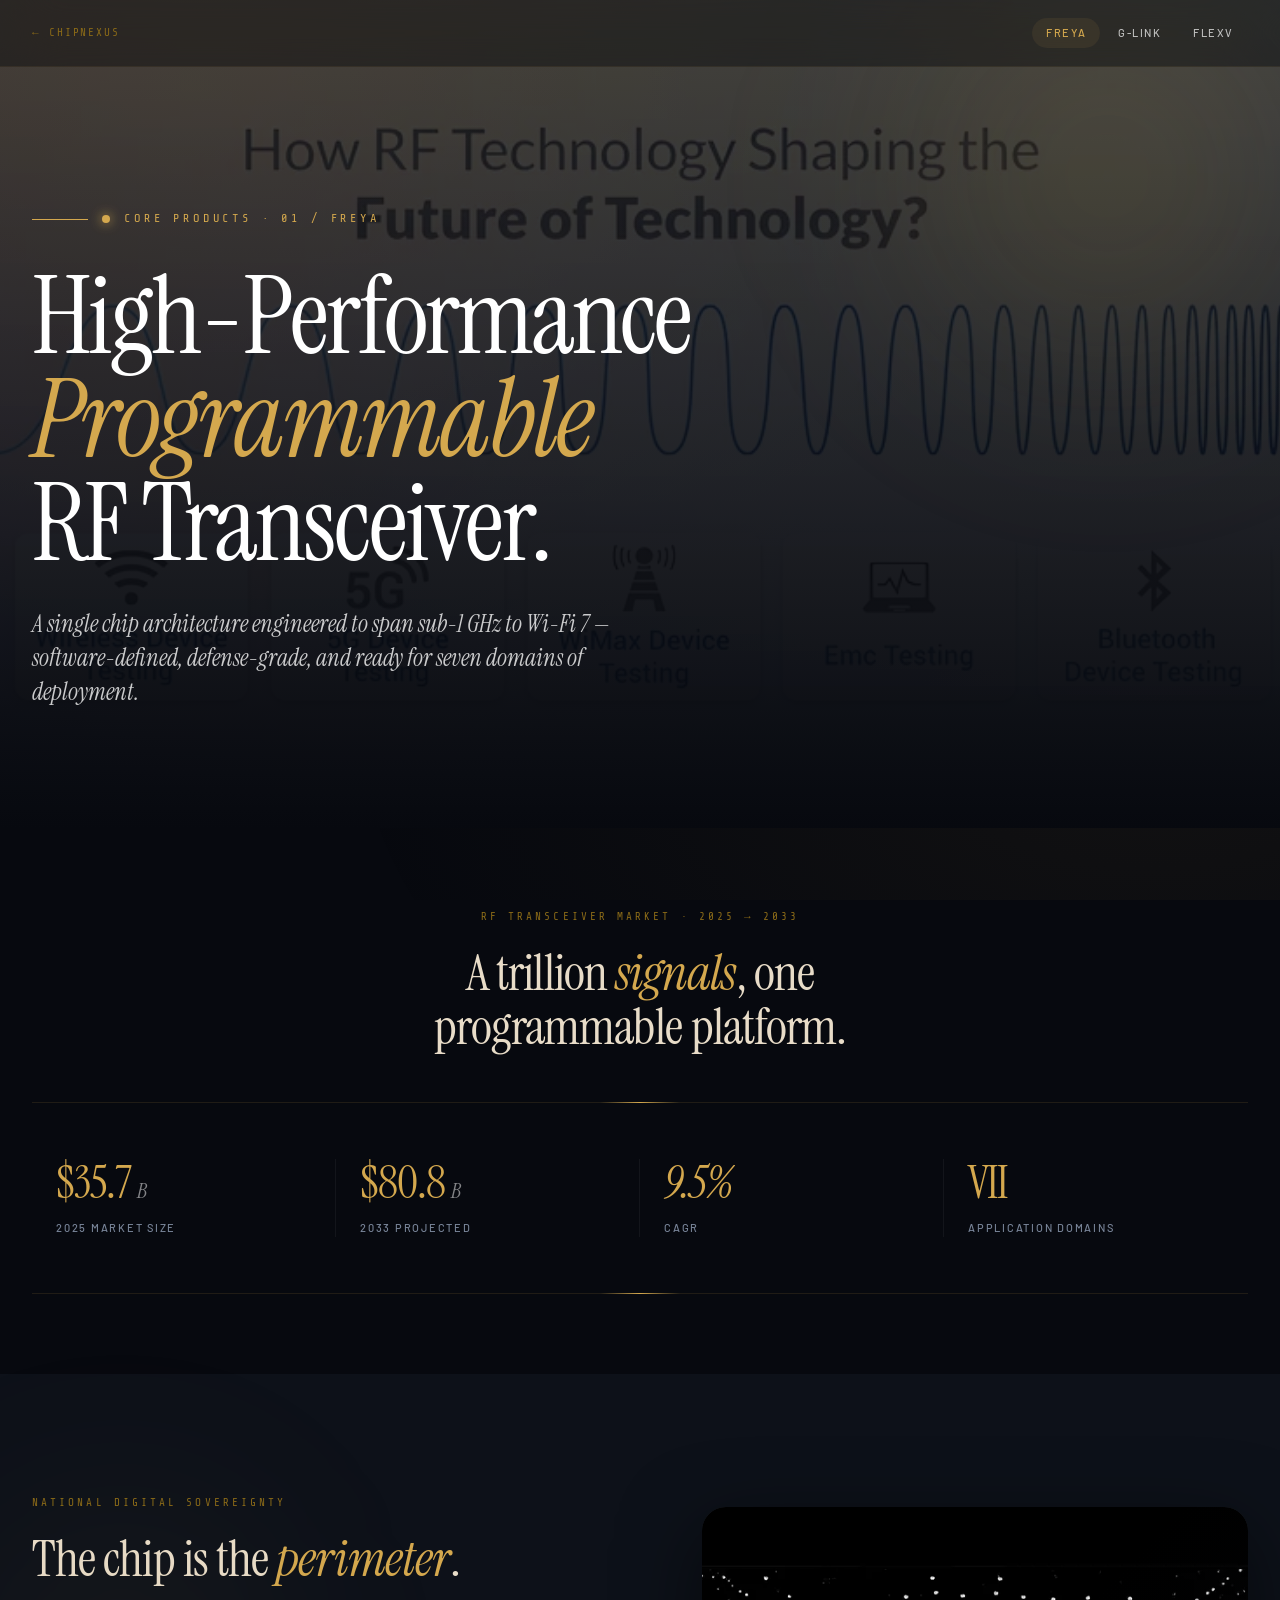
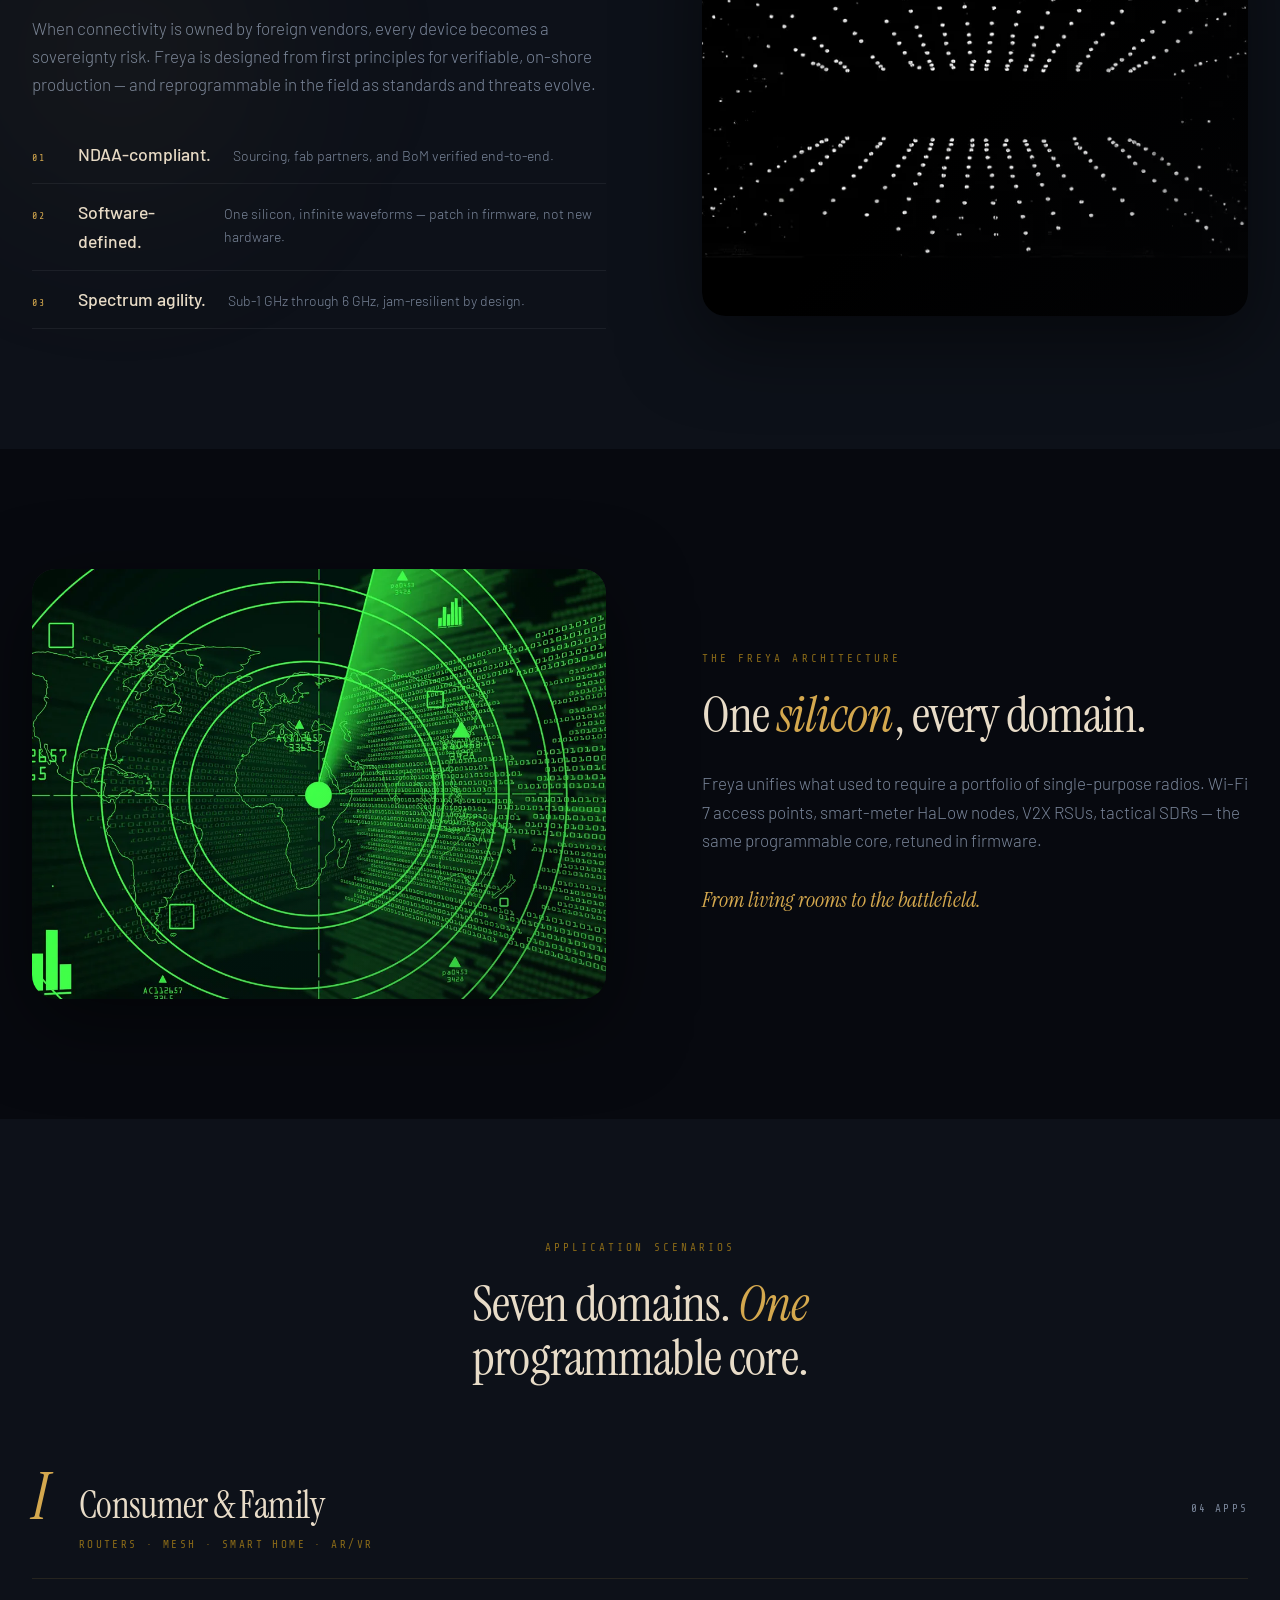
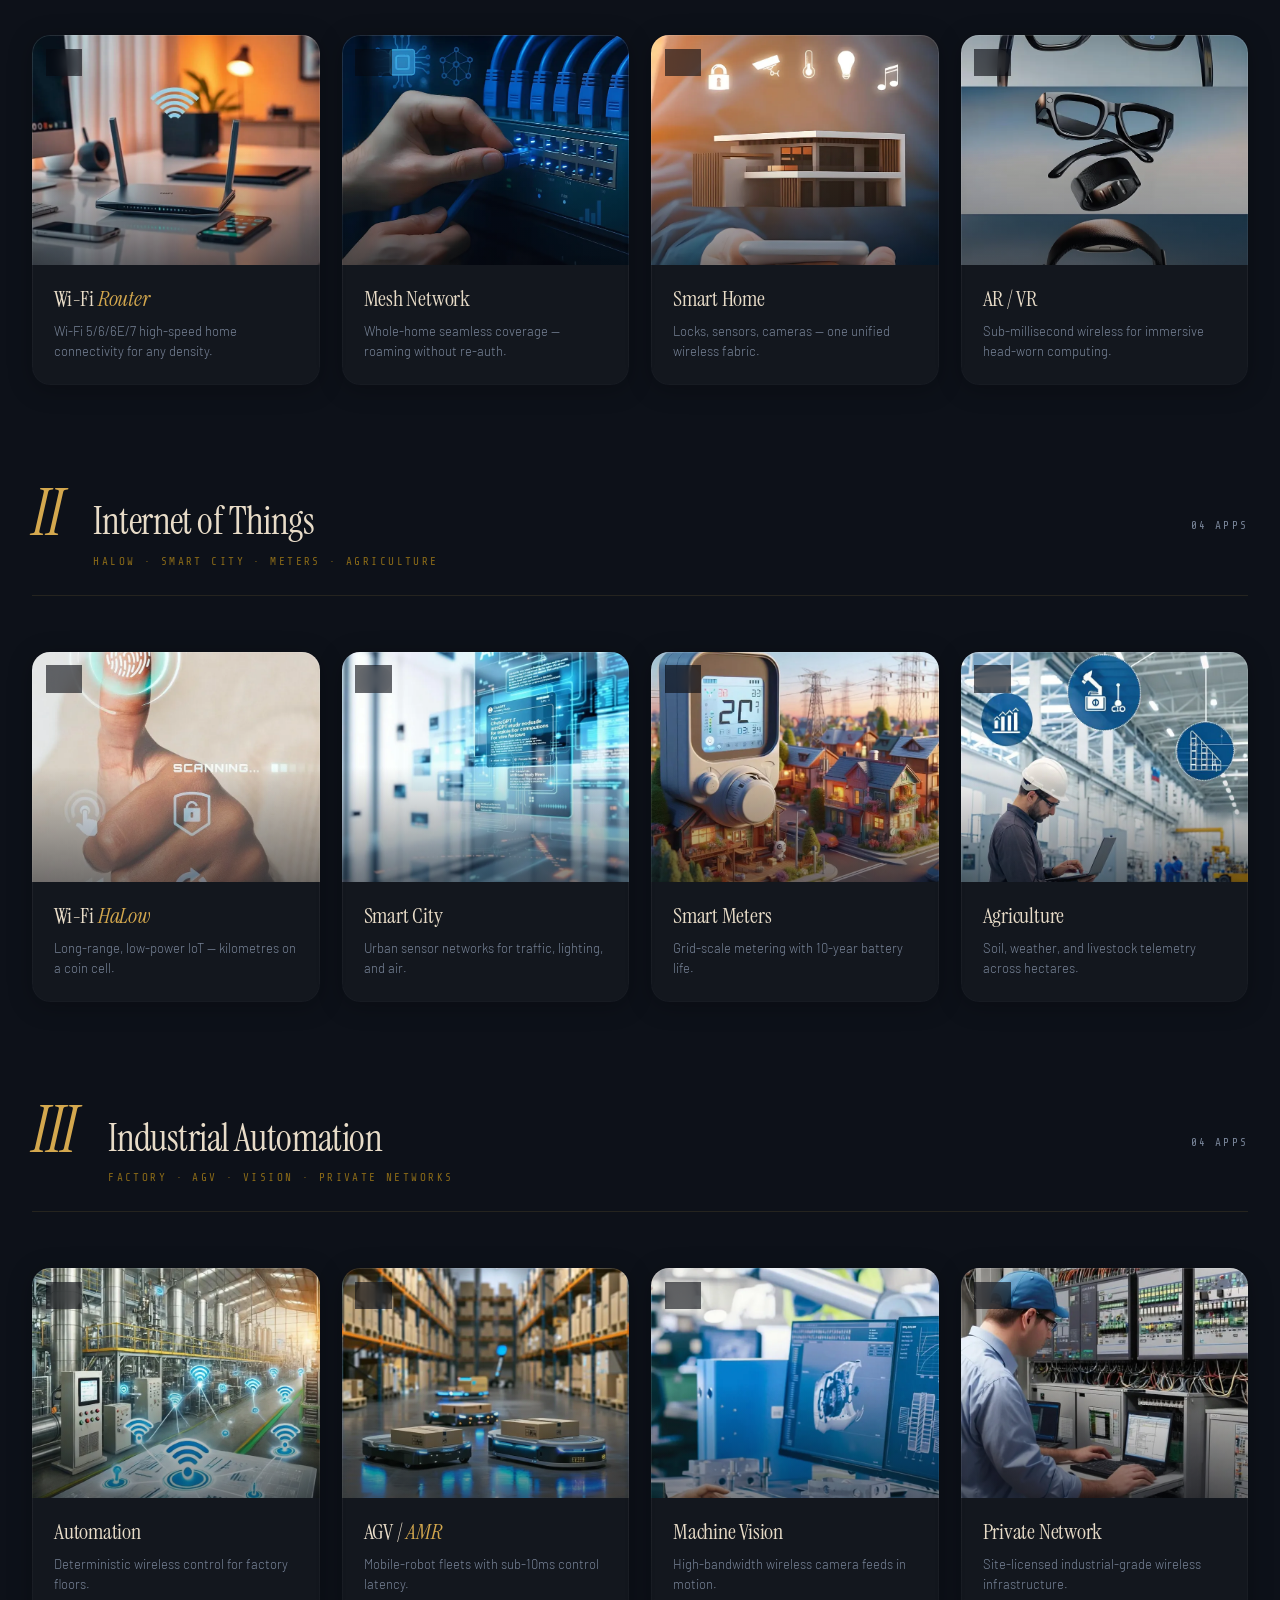
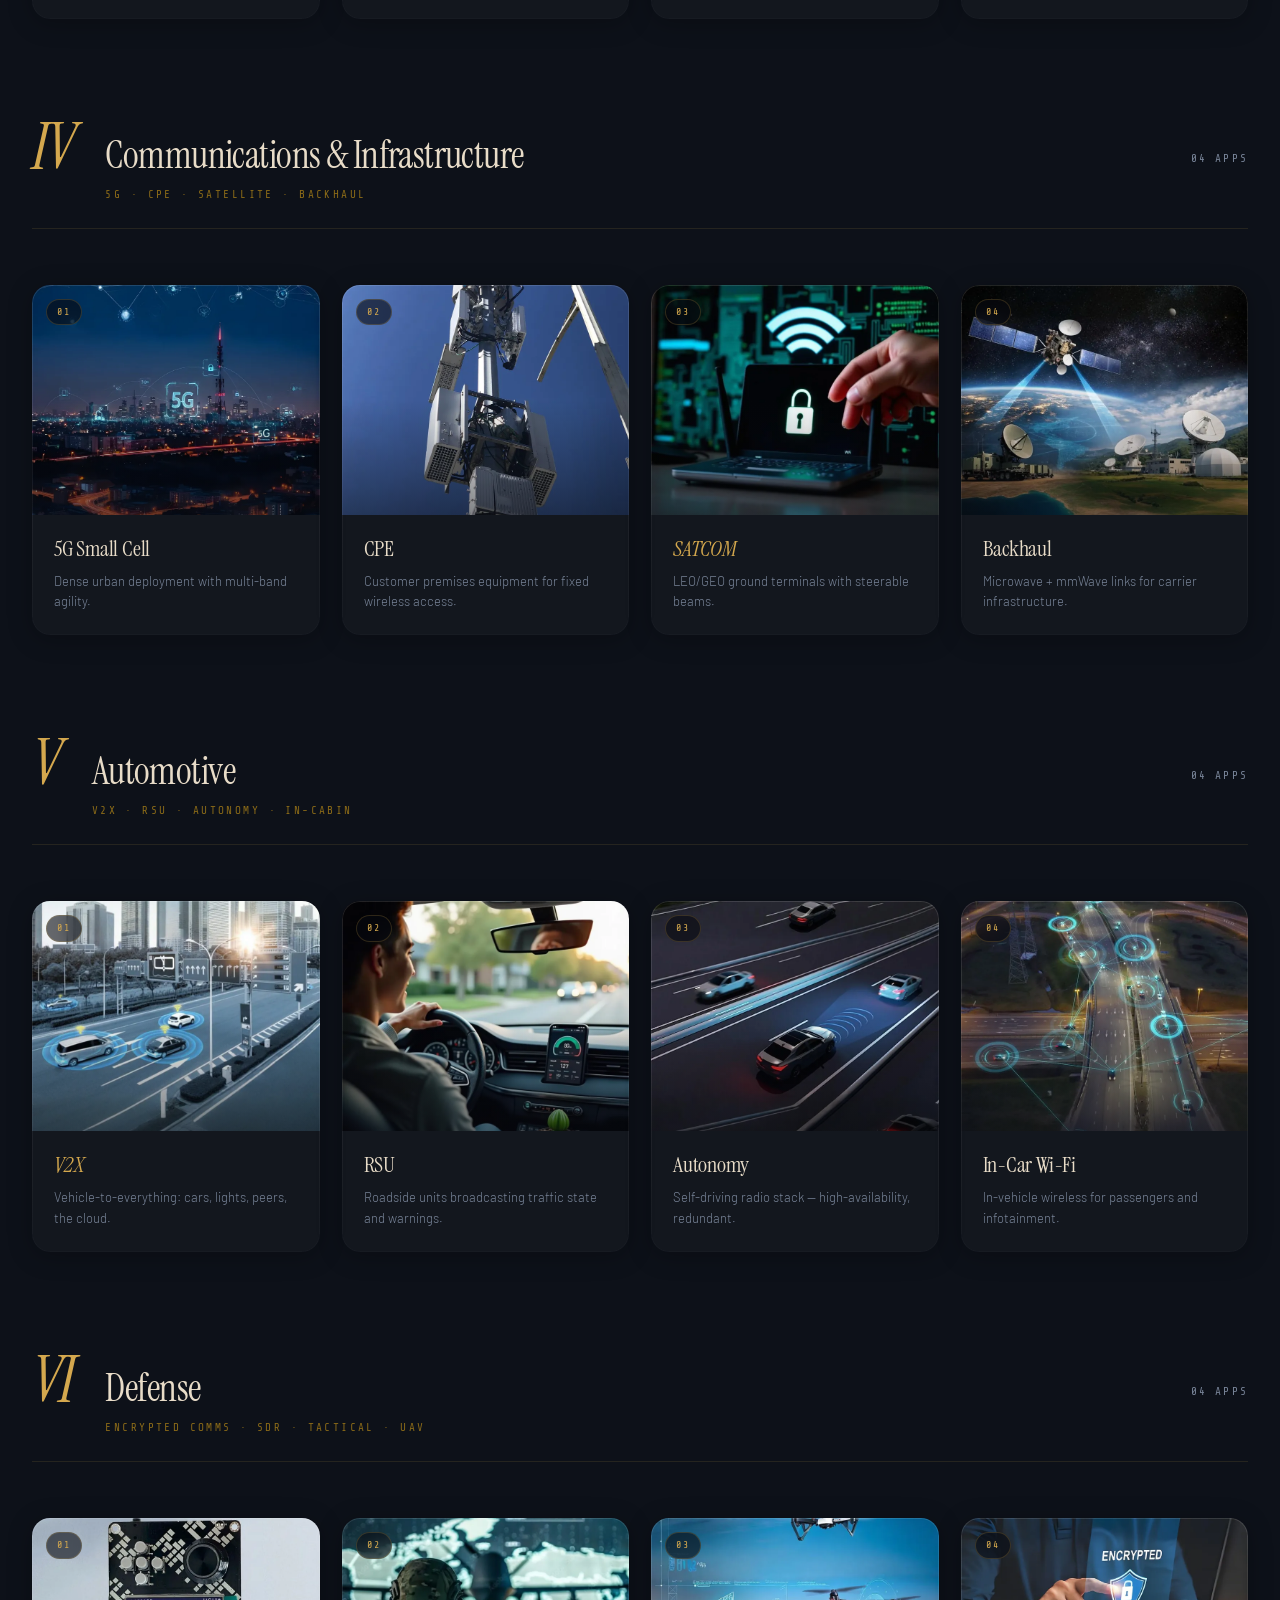
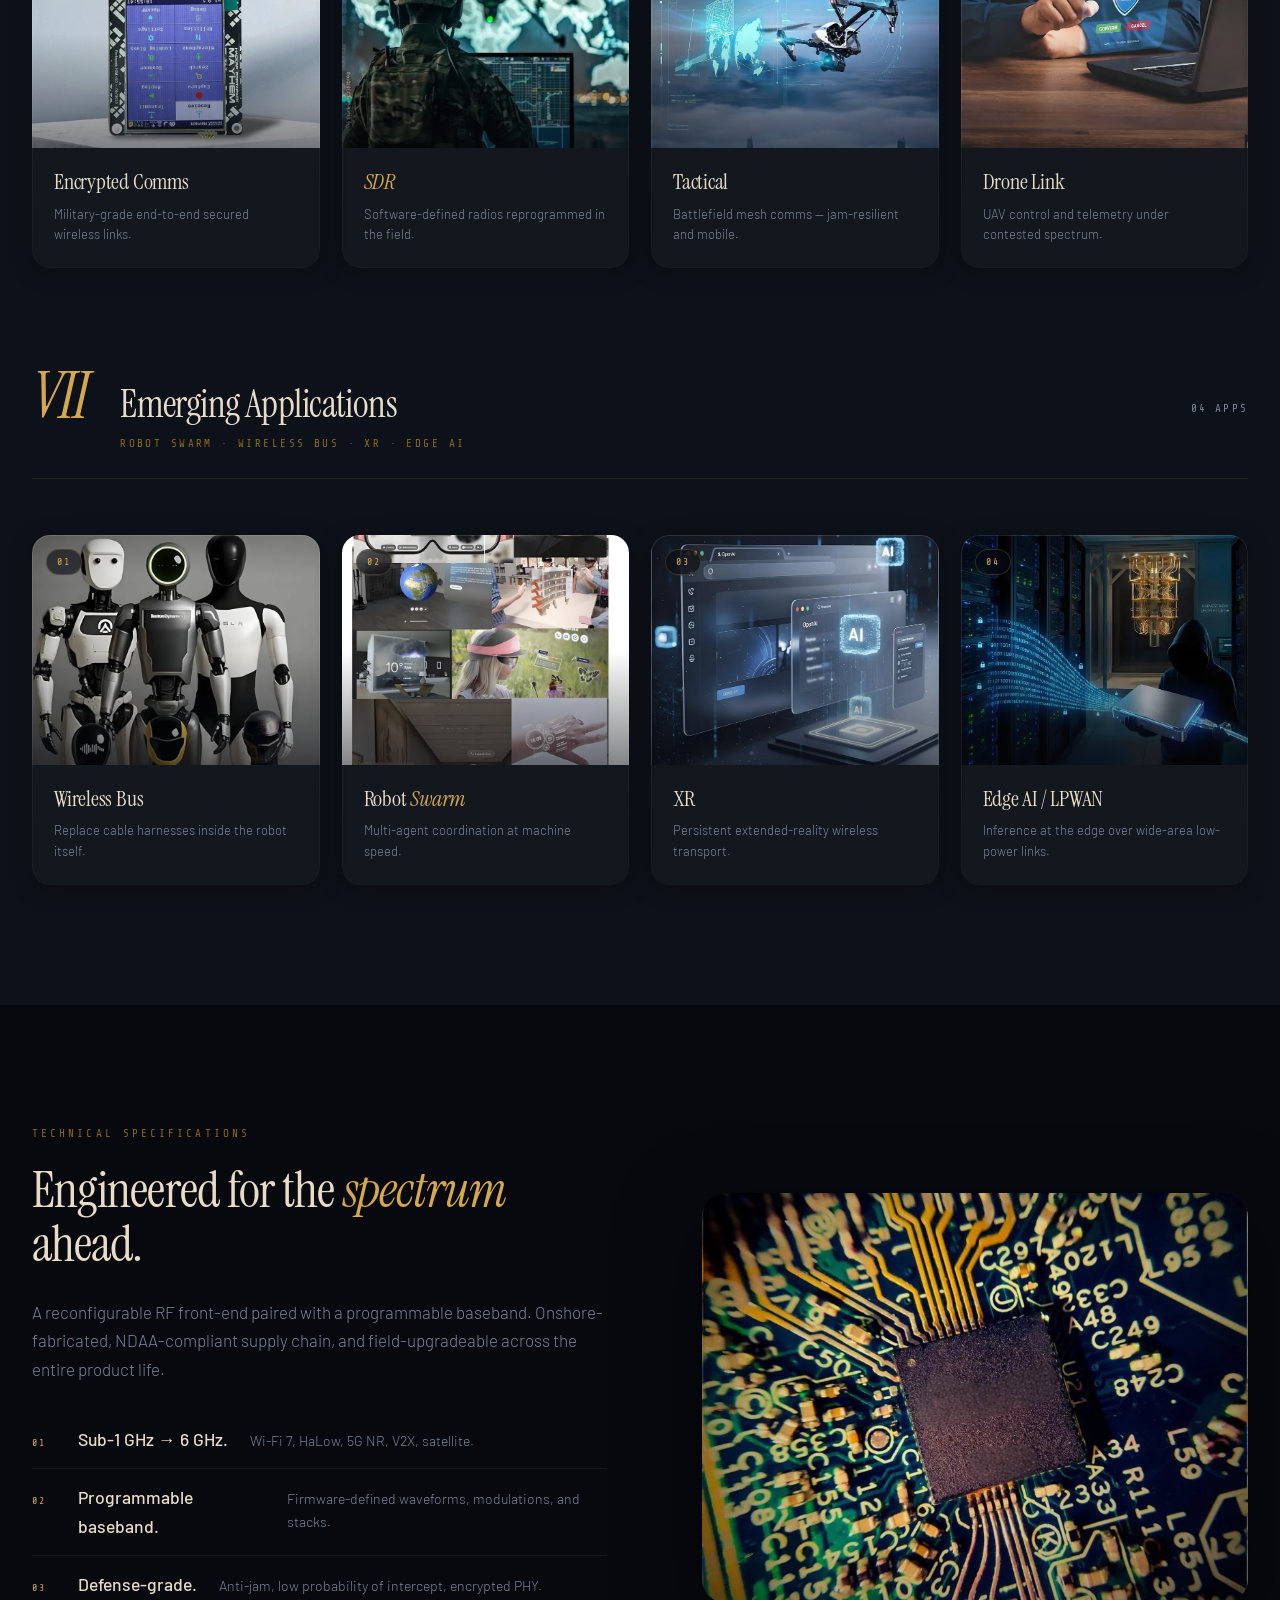
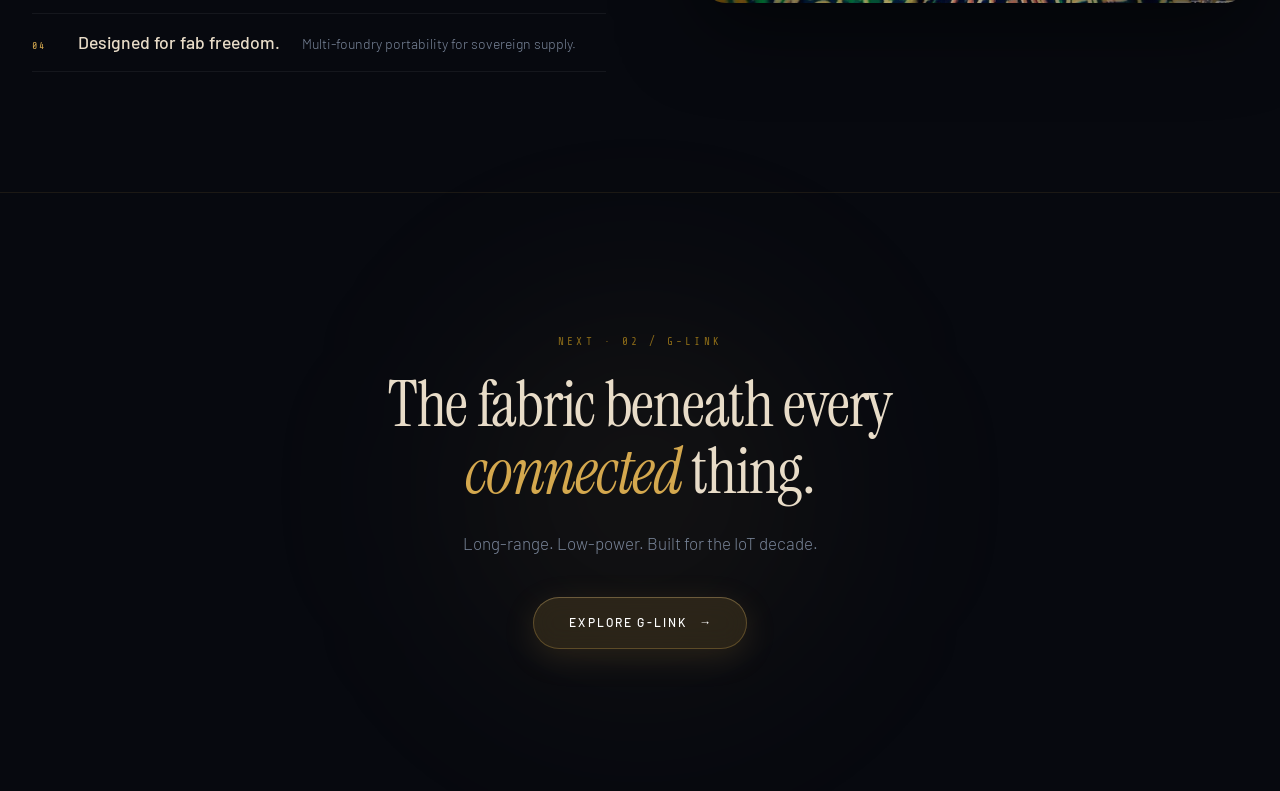
<file: products/freya.html>
<!DOCTYPE html>
<html lang="en">
<head>
<meta charset="UTF-8">
<meta name="viewport" content="width=device-width, initial-scale=1.0">
<title>Freya — High-Performance Programmable RF Transceiver | Mega X</title>
<link rel="icon" href="../assets/final-favicon.ico" type="image/x-icon">
<link rel="preconnect" href="https://fonts.googleapis.com">
<link rel="preconnect" href="https://fonts.gstatic.com" crossorigin>
<link rel="stylesheet" href="https://fonts.googleapis.com/css2?family=Instrument+Serif:ital@0;1&family=Barlow:wght@300;400;500;600&family=Share+Tech+Mono&display=swap">
<link rel="stylesheet" href="_layout.css">
<style>
  :root { --accent: #D4A84E; --accent-soft: rgba(212,168,78,0.08); }
  body::before { content: ''; position: fixed; inset: 0; pointer-events: none; z-index: -1;
    background:
      radial-gradient(ellipse at 15% 10%, rgba(212,168,78,0.10), transparent 55%),
      radial-gradient(ellipse at 90% 80%, rgba(180,140,60,0.07), transparent 50%); }
</style>
</head>
<body>

<header class="topbar">
  <div class="topbar-inner">
    <a href="../wifi-iot-chips.html" class="back">← ChipNexus</a>
    <nav>
      <a href="freya.html" class="active">Freya</a>
      <a href="glink.html">G-Link</a>
      <a href="flexv.html">FlexV</a>
    </nav>
  </div>
</header>

<!-- HERO -->
<section class="p-hero">
  <div class="p-hero-bg"><img src="../chipnexus-content/05-product-freya/freya-visual.webp" alt="Freya RF Transceiver"></div>
  <div class="orb" style="width:600px;height:600px;top:-15%;right:-10%;background:radial-gradient(circle,rgba(212,168,78,0.18),transparent 60%);"></div>
  <div class="container p-hero-inner">
    <div class="eyebrow"><span class="pulse"></span>Core Products · 01 / Freya</div>
    <h1 class="bigtitle">High-Performance<br><em>Programmable</em><br>RF Transceiver.</h1>
    <p class="lede">A single chip architecture engineered to span sub-1&nbsp;GHz to Wi-Fi&nbsp;7 — software-defined, defense-grade, and ready for seven domains of deployment.</p>
  </div>
</section>

<!-- MARKET STATS -->
<section style="padding:80px 0;">
  <div class="container">
    <div style="text-align:center;margin-bottom:48px;">
      <div class="section-meta">RF Transceiver Market · 2025 → 2033</div>
      <h2 class="section-title" style="margin:0 auto;max-width:24ch;">A trillion <em>signals</em>, one programmable platform.</h2>
    </div>
    <div class="stats-strip">
      <div class="stat"><div class="val">$35.7<span class="unit">B</span></div><div class="lbl">2025 Market Size</div></div>
      <div class="stat"><div class="val">$80.8<span class="unit">B</span></div><div class="lbl">2033 Projected</div></div>
      <div class="stat"><div class="val"><em>9.5%</em></div><div class="lbl">CAGR</div></div>
      <div class="stat"><div class="val">VII</div><div class="lbl">Application Domains</div></div>
    </div>
  </div>
</section>

<!-- SOVEREIGNTY -->
<section class="alt">
  <div class="orb" style="width:500px;height:500px;top:5%;left:-10%;background:radial-gradient(circle,rgba(212,168,78,0.08),transparent 60%);"></div>
  <div class="container">
    <div class="split">
      <div>
        <div class="section-meta">National Digital Sovereignty</div>
        <h2 class="section-title">The chip is the <em>perimeter</em>.</h2>
        <p class="body" style="margin-top:28px;">When connectivity is owned by foreign vendors, every device becomes a sovereignty risk. Freya is designed from first principles for verifiable, on-shore production — and reprogrammable in the field as standards and threats evolve.</p>
        <ul class="proof">
          <li data-num="01"><b>NDAA-compliant.</b><span>Sourcing, fab partners, and BoM verified end-to-end.</span></li>
          <li data-num="02"><b>Software-defined.</b><span>One silicon, infinite waveforms — patch in firmware, not new hardware.</span></li>
          <li data-num="03"><b>Spectrum agility.</b><span>Sub-1&nbsp;GHz through 6&nbsp;GHz, jam-resilient by design.</span></li>
        </ul>
      </div>
      <div class="split-img"><img loading="lazy" src="../chipnexus-content/05-product-freya/national-digital-sovereignty.webp" alt="National digital sovereignty"></div>
    </div>
  </div>
</section>

<!-- ARCHITECTURE -->
<section>
  <div class="container">
    <div class="split reverse">
      <div>
        <div class="section-meta">The Freya Architecture</div>
        <h2 class="section-title">One <em>silicon</em>, every domain.</h2>
        <p class="body" style="margin-top:28px;">Freya unifies what used to require a portfolio of single-purpose radios. Wi-Fi 7 access points, smart-meter HaLow nodes, V2X RSUs, tactical SDRs — the same programmable core, retuned in firmware.</p>
        <span class="accent-line">From living rooms to the battlefield.</span>
      </div>
      <div class="split-img"><img loading="lazy" src="../chipnexus-content/05-product-freya/freya-rf-transceiver-intro.webp" alt="Freya RF transceiver"></div>
    </div>
  </div>
</section>

<!-- SCENARIOS -->
<section class="alt" id="scenarios">
  <div class="container">
    <div style="text-align:center;margin-bottom:80px;">
      <div class="section-meta">Application Scenarios</div>
      <h2 class="section-title" style="margin:0 auto;max-width:24ch;">Seven domains. <em>One</em> programmable core.</h2>
    </div>

    <div style="margin-bottom:96px;">
      <div class="scenario-head">
        <span class="scenario-num">I</span>
        <div class="scenario-titleblk"><h3>Consumer &amp; Family</h3><div class="sub">Routers · Mesh · Smart Home · AR/VR</div></div>
        <div class="scenario-cap">04 Apps</div>
      </div>
      <div class="scenario-grid x4">
        <div class="tile"><div class="tile-img"><span class="tile-num">01</span><img loading="lazy" src="../chipnexus-content/05-product-freya/scenario-consumer-wifi-router.webp" alt="Wi-Fi Router"></div><div class="tile-body"><h4>Wi-Fi <em>Router</em></h4><p>Wi-Fi 5/6/6E/7 high-speed home connectivity for any density.</p></div></div>
        <div class="tile"><div class="tile-img"><span class="tile-num">02</span><img loading="lazy" src="../chipnexus-content/05-product-freya/scenario-consumer-mesh-network.webp" alt="Mesh Network"></div><div class="tile-body"><h4>Mesh Network</h4><p>Whole-home seamless coverage — roaming without re-auth.</p></div></div>
        <div class="tile"><div class="tile-img"><span class="tile-num">03</span><img loading="lazy" src="../chipnexus-content/05-product-freya/scenario-consumer-smart-home.webp" alt="Smart Home"></div><div class="tile-body"><h4>Smart Home</h4><p>Locks, sensors, cameras — one unified wireless fabric.</p></div></div>
        <div class="tile"><div class="tile-img"><span class="tile-num">04</span><img loading="lazy" src="../chipnexus-content/05-product-freya/scenario-consumer-ar-vr.webp" alt="AR/VR"></div><div class="tile-body"><h4>AR / VR</h4><p>Sub-millisecond wireless for immersive head-worn computing.</p></div></div>
      </div>
    </div>

    <div style="margin-bottom:96px;">
      <div class="scenario-head">
        <span class="scenario-num">II</span>
        <div class="scenario-titleblk"><h3>Internet of Things</h3><div class="sub">HaLow · Smart City · Meters · Agriculture</div></div>
        <div class="scenario-cap">04 Apps</div>
      </div>
      <div class="scenario-grid x4">
        <div class="tile"><div class="tile-img"><span class="tile-num">01</span><img loading="lazy" src="../chipnexus-content/05-product-freya/scenario-iot-halow.webp" alt="Wi-Fi HaLow"></div><div class="tile-body"><h4>Wi-Fi <em>HaLow</em></h4><p>Long-range, low-power IoT — kilometres on a coin cell.</p></div></div>
        <div class="tile"><div class="tile-img"><span class="tile-num">02</span><img loading="lazy" src="../chipnexus-content/05-product-freya/scenario-iot-smart-city.webp" alt="Smart City"></div><div class="tile-body"><h4>Smart City</h4><p>Urban sensor networks for traffic, lighting, and air.</p></div></div>
        <div class="tile"><div class="tile-img"><span class="tile-num">03</span><img loading="lazy" src="../chipnexus-content/05-product-freya/scenario-iot-smart-meters.webp" alt="Smart Meters"></div><div class="tile-body"><h4>Smart Meters</h4><p>Grid-scale metering with 10-year battery life.</p></div></div>
        <div class="tile"><div class="tile-img"><span class="tile-num">04</span><img loading="lazy" src="../chipnexus-content/05-product-freya/scenario-iot-agriculture.webp" alt="Agriculture"></div><div class="tile-body"><h4>Agriculture</h4><p>Soil, weather, and livestock telemetry across hectares.</p></div></div>
      </div>
    </div>

    <div style="margin-bottom:96px;">
      <div class="scenario-head">
        <span class="scenario-num">III</span>
        <div class="scenario-titleblk"><h3>Industrial Automation</h3><div class="sub">Factory · AGV · Vision · Private Networks</div></div>
        <div class="scenario-cap">04 Apps</div>
      </div>
      <div class="scenario-grid x4">
        <div class="tile"><div class="tile-img"><span class="tile-num">01</span><img loading="lazy" src="../chipnexus-content/05-product-freya/scenario-industrial-automation.webp" alt="Automation"></div><div class="tile-body"><h4>Automation</h4><p>Deterministic wireless control for factory floors.</p></div></div>
        <div class="tile"><div class="tile-img"><span class="tile-num">02</span><img loading="lazy" src="../chipnexus-content/05-product-freya/scenario-industrial-agv-amr.webp" alt="AGV/AMR"></div><div class="tile-body"><h4>AGV / <em>AMR</em></h4><p>Mobile-robot fleets with sub-10ms control latency.</p></div></div>
        <div class="tile"><div class="tile-img"><span class="tile-num">03</span><img loading="lazy" src="../chipnexus-content/05-product-freya/scenario-industrial-machine-vision.webp" alt="Machine Vision"></div><div class="tile-body"><h4>Machine Vision</h4><p>High-bandwidth wireless camera feeds in motion.</p></div></div>
        <div class="tile"><div class="tile-img"><span class="tile-num">04</span><img loading="lazy" src="../chipnexus-content/05-product-freya/scenario-industrial-private-network.webp" alt="Private Network"></div><div class="tile-body"><h4>Private Network</h4><p>Site-licensed industrial-grade wireless infrastructure.</p></div></div>
      </div>
    </div>

    <div style="margin-bottom:96px;">
      <div class="scenario-head">
        <span class="scenario-num">IV</span>
        <div class="scenario-titleblk"><h3>Communications &amp; Infrastructure</h3><div class="sub">5G · CPE · Satellite · Backhaul</div></div>
        <div class="scenario-cap">04 Apps</div>
      </div>
      <div class="scenario-grid x4">
        <div class="tile"><div class="tile-img"><span class="tile-num">01</span><img loading="lazy" src="../chipnexus-content/05-product-freya/scenario-comms-5g-small-cell.webp" alt="5G Small Cell"></div><div class="tile-body"><h4>5G Small Cell</h4><p>Dense urban deployment with multi-band agility.</p></div></div>
        <div class="tile"><div class="tile-img"><span class="tile-num">02</span><img loading="lazy" src="../chipnexus-content/05-product-freya/scenario-comms-cpe.webp" alt="CPE"></div><div class="tile-body"><h4>CPE</h4><p>Customer premises equipment for fixed wireless access.</p></div></div>
        <div class="tile"><div class="tile-img"><span class="tile-num">03</span><img loading="lazy" src="../chipnexus-content/05-product-freya/scenario-comms-satellite.webp" alt="SATCOM"></div><div class="tile-body"><h4><em>SATCOM</em></h4><p>LEO/GEO ground terminals with steerable beams.</p></div></div>
        <div class="tile"><div class="tile-img"><span class="tile-num">04</span><img loading="lazy" src="../chipnexus-content/05-product-freya/scenario-comms-backhaul.webp" alt="Backhaul"></div><div class="tile-body"><h4>Backhaul</h4><p>Microwave + mmWave links for carrier infrastructure.</p></div></div>
      </div>
    </div>

    <div style="margin-bottom:96px;">
      <div class="scenario-head">
        <span class="scenario-num">V</span>
        <div class="scenario-titleblk"><h3>Automotive</h3><div class="sub">V2X · RSU · Autonomy · In-Cabin</div></div>
        <div class="scenario-cap">04 Apps</div>
      </div>
      <div class="scenario-grid x4">
        <div class="tile"><div class="tile-img"><span class="tile-num">01</span><img loading="lazy" src="../chipnexus-content/05-product-freya/scenario-auto-v2x.webp" alt="V2X"></div><div class="tile-body"><h4><em>V2X</em></h4><p>Vehicle-to-everything: cars, lights, peers, the cloud.</p></div></div>
        <div class="tile"><div class="tile-img"><span class="tile-num">02</span><img loading="lazy" src="../chipnexus-content/05-product-freya/scenario-auto-rsu.webp" alt="RSU"></div><div class="tile-body"><h4>RSU</h4><p>Roadside units broadcasting traffic state and warnings.</p></div></div>
        <div class="tile"><div class="tile-img"><span class="tile-num">03</span><img loading="lazy" src="../chipnexus-content/05-product-freya/scenario-auto-autonomous-driving.webp" alt="Autonomy"></div><div class="tile-body"><h4>Autonomy</h4><p>Self-driving radio stack — high-availability, redundant.</p></div></div>
        <div class="tile"><div class="tile-img"><span class="tile-num">04</span><img loading="lazy" src="../chipnexus-content/05-product-freya/scenario-auto-in-car-wifi.webp" alt="In-Car WiFi"></div><div class="tile-body"><h4>In-Car Wi-Fi</h4><p>In-vehicle wireless for passengers and infotainment.</p></div></div>
      </div>
    </div>

    <div style="margin-bottom:96px;">
      <div class="scenario-head">
        <span class="scenario-num">VI</span>
        <div class="scenario-titleblk"><h3>Defense</h3><div class="sub">Encrypted Comms · SDR · Tactical · UAV</div></div>
        <div class="scenario-cap">04 Apps</div>
      </div>
      <div class="scenario-grid x4">
        <div class="tile"><div class="tile-img"><span class="tile-num">01</span><img loading="lazy" src="../chipnexus-content/05-product-freya/scenario-defense-encrypted-comms.webp" alt="Encrypted Comms"></div><div class="tile-body"><h4>Encrypted Comms</h4><p>Military-grade end-to-end secured wireless links.</p></div></div>
        <div class="tile"><div class="tile-img"><span class="tile-num">02</span><img loading="lazy" src="../chipnexus-content/05-product-freya/scenario-defense-sdr.webp" alt="SDR"></div><div class="tile-body"><h4><em>SDR</em></h4><p>Software-defined radios reprogrammed in the field.</p></div></div>
        <div class="tile"><div class="tile-img"><span class="tile-num">03</span><img loading="lazy" src="../chipnexus-content/05-product-freya/scenario-defense-tactical.webp" alt="Tactical"></div><div class="tile-body"><h4>Tactical</h4><p>Battlefield mesh comms — jam-resilient and mobile.</p></div></div>
        <div class="tile"><div class="tile-img"><span class="tile-num">04</span><img loading="lazy" src="../chipnexus-content/05-product-freya/scenario-defense-drone-link.webp" alt="Drone Link"></div><div class="tile-body"><h4>Drone Link</h4><p>UAV control and telemetry under contested spectrum.</p></div></div>
      </div>
    </div>

    <div>
      <div class="scenario-head">
        <span class="scenario-num">VII</span>
        <div class="scenario-titleblk"><h3>Emerging Applications</h3><div class="sub">Robot Swarm · Wireless Bus · XR · Edge AI</div></div>
        <div class="scenario-cap">04 Apps</div>
      </div>
      <div class="scenario-grid x4">
        <div class="tile"><div class="tile-img"><span class="tile-num">01</span><img loading="lazy" src="../chipnexus-content/05-product-freya/scenario-emerging-robot-wireless-bus.webp" alt="Wireless Bus"></div><div class="tile-body"><h4>Wireless Bus</h4><p>Replace cable harnesses inside the robot itself.</p></div></div>
        <div class="tile"><div class="tile-img"><span class="tile-num">02</span><img loading="lazy" src="../chipnexus-content/05-product-freya/scenario-emerging-robot-swarm.webp" alt="Robot Swarm"></div><div class="tile-body"><h4>Robot <em>Swarm</em></h4><p>Multi-agent coordination at machine speed.</p></div></div>
        <div class="tile"><div class="tile-img"><span class="tile-num">03</span><img loading="lazy" src="../chipnexus-content/05-product-freya/scenario-emerging-xr.webp" alt="XR"></div><div class="tile-body"><h4>XR</h4><p>Persistent extended-reality wireless transport.</p></div></div>
        <div class="tile"><div class="tile-img"><span class="tile-num">04</span><img loading="lazy" src="../chipnexus-content/05-product-freya/scenario-emerging-edge-ai-lpwan.webp" alt="Edge AI"></div><div class="tile-body"><h4>Edge AI / LPWAN</h4><p>Inference at the edge over wide-area low-power links.</p></div></div>
      </div>
    </div>
  </div>
</section>

<!-- TECH SPECS -->
<section>
  <div class="container">
    <div class="split">
      <div>
        <div class="section-meta">Technical Specifications</div>
        <h2 class="section-title">Engineered for the <em>spectrum</em> ahead.</h2>
        <p class="body" style="margin-top:28px;">A reconfigurable RF front-end paired with a programmable baseband. Onshore-fabricated, NDAA-compliant supply chain, and field-upgradeable across the entire product life.</p>
        <ul class="proof">
          <li data-num="01"><b>Sub-1 GHz → 6 GHz.</b><span>Wi-Fi 7, HaLow, 5G NR, V2X, satellite.</span></li>
          <li data-num="02"><b>Programmable baseband.</b><span>Firmware-defined waveforms, modulations, and stacks.</span></li>
          <li data-num="03"><b>Defense-grade.</b><span>Anti-jam, low probability of intercept, encrypted PHY.</span></li>
          <li data-num="04"><b>Designed for fab freedom.</b><span>Multi-foundry portability for sovereign supply.</span></li>
        </ul>
      </div>
      <div class="split-img"><img loading="lazy" src="../chipnexus-content/05-product-freya/freya-technical-details.webp" alt="Freya tech specs"></div>
    </div>
  </div>
</section>

<!-- ENDCAP -->
<section class="endcap">
  <div class="orb" style="width:600px;height:600px;top:50%;left:50%;transform:translate(-50%,-50%);background:radial-gradient(circle,rgba(212,168,78,0.10),transparent 60%);"></div>
  <div class="container" style="position:relative;z-index:1;">
    <div class="section-meta">Next · 02 / G-Link</div>
    <h2>The fabric beneath every <em>connected</em> thing.</h2>
    <p>Long-range. Low-power. Built for the IoT decade.</p>
    <a href="glink.html" class="cta">Explore G-Link <span class="arrow">→</span></a>
  </div>
</section>

</body>
</html>
</file>
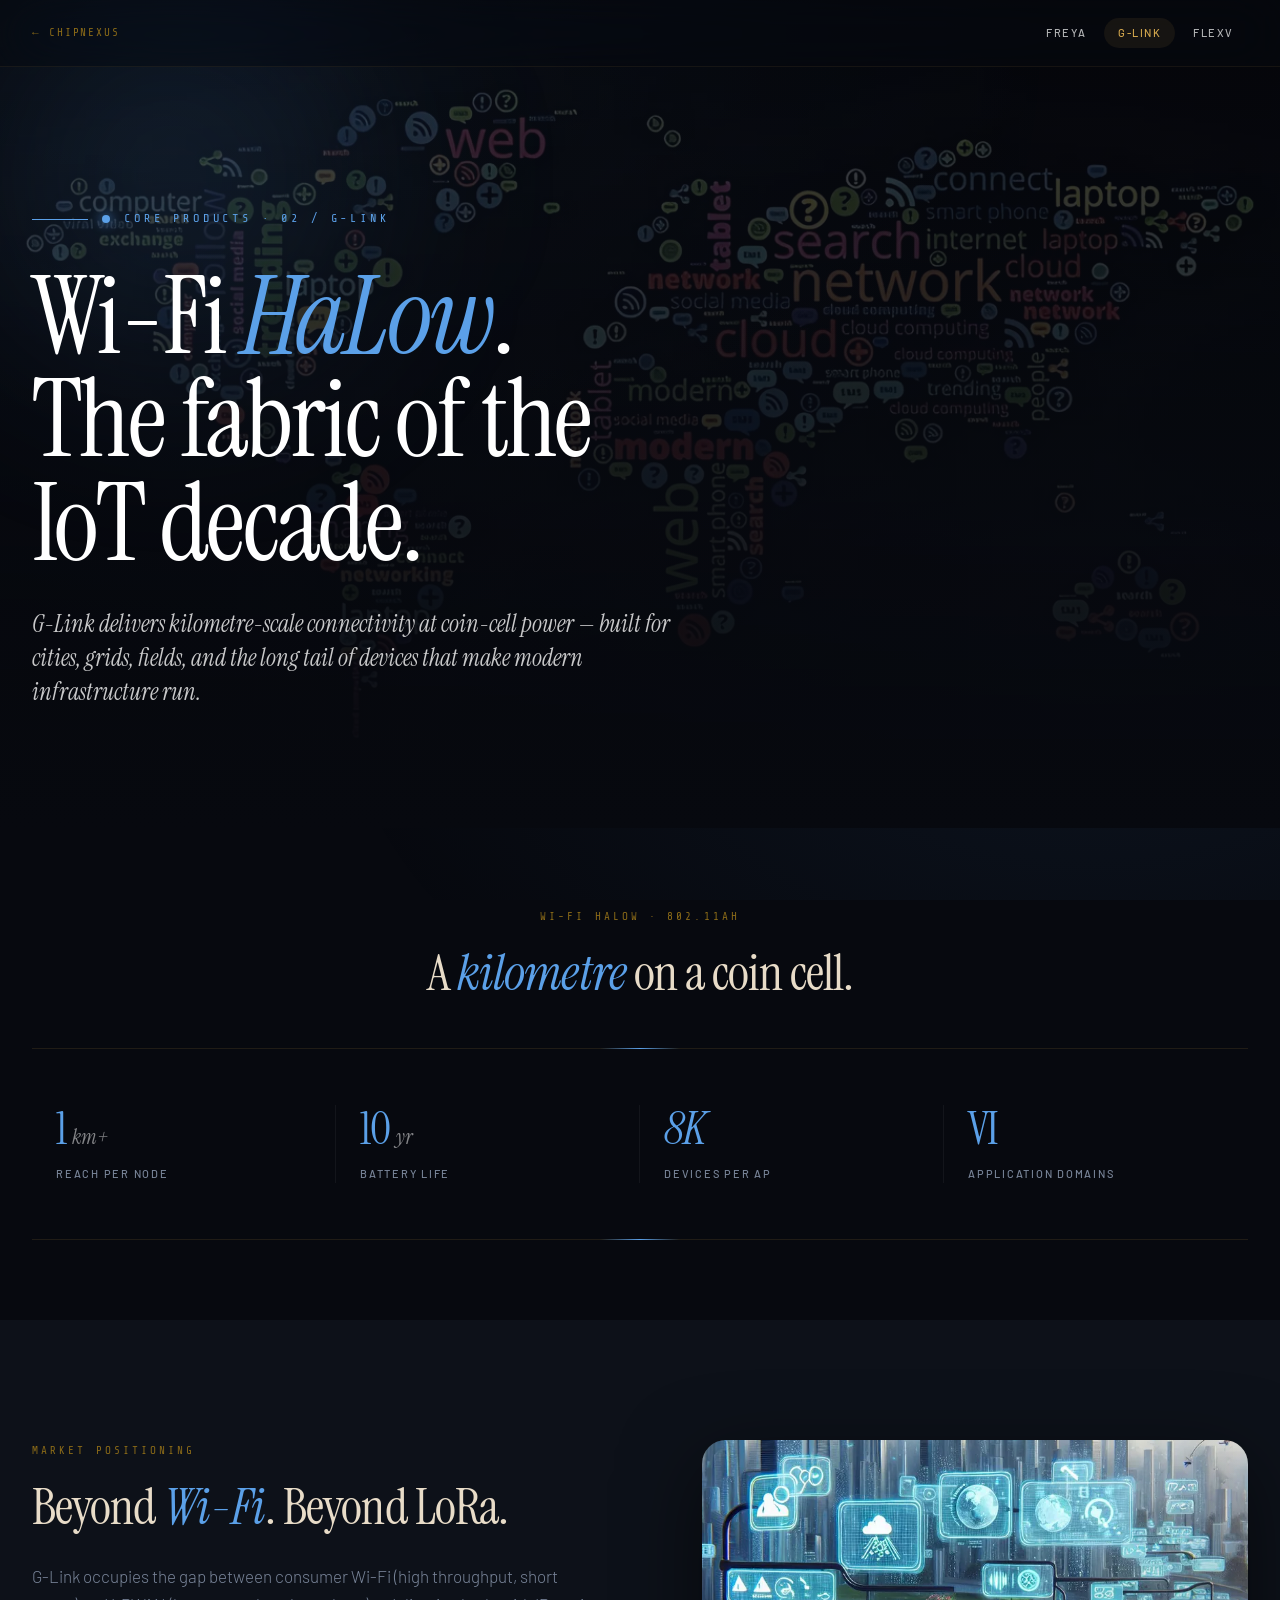
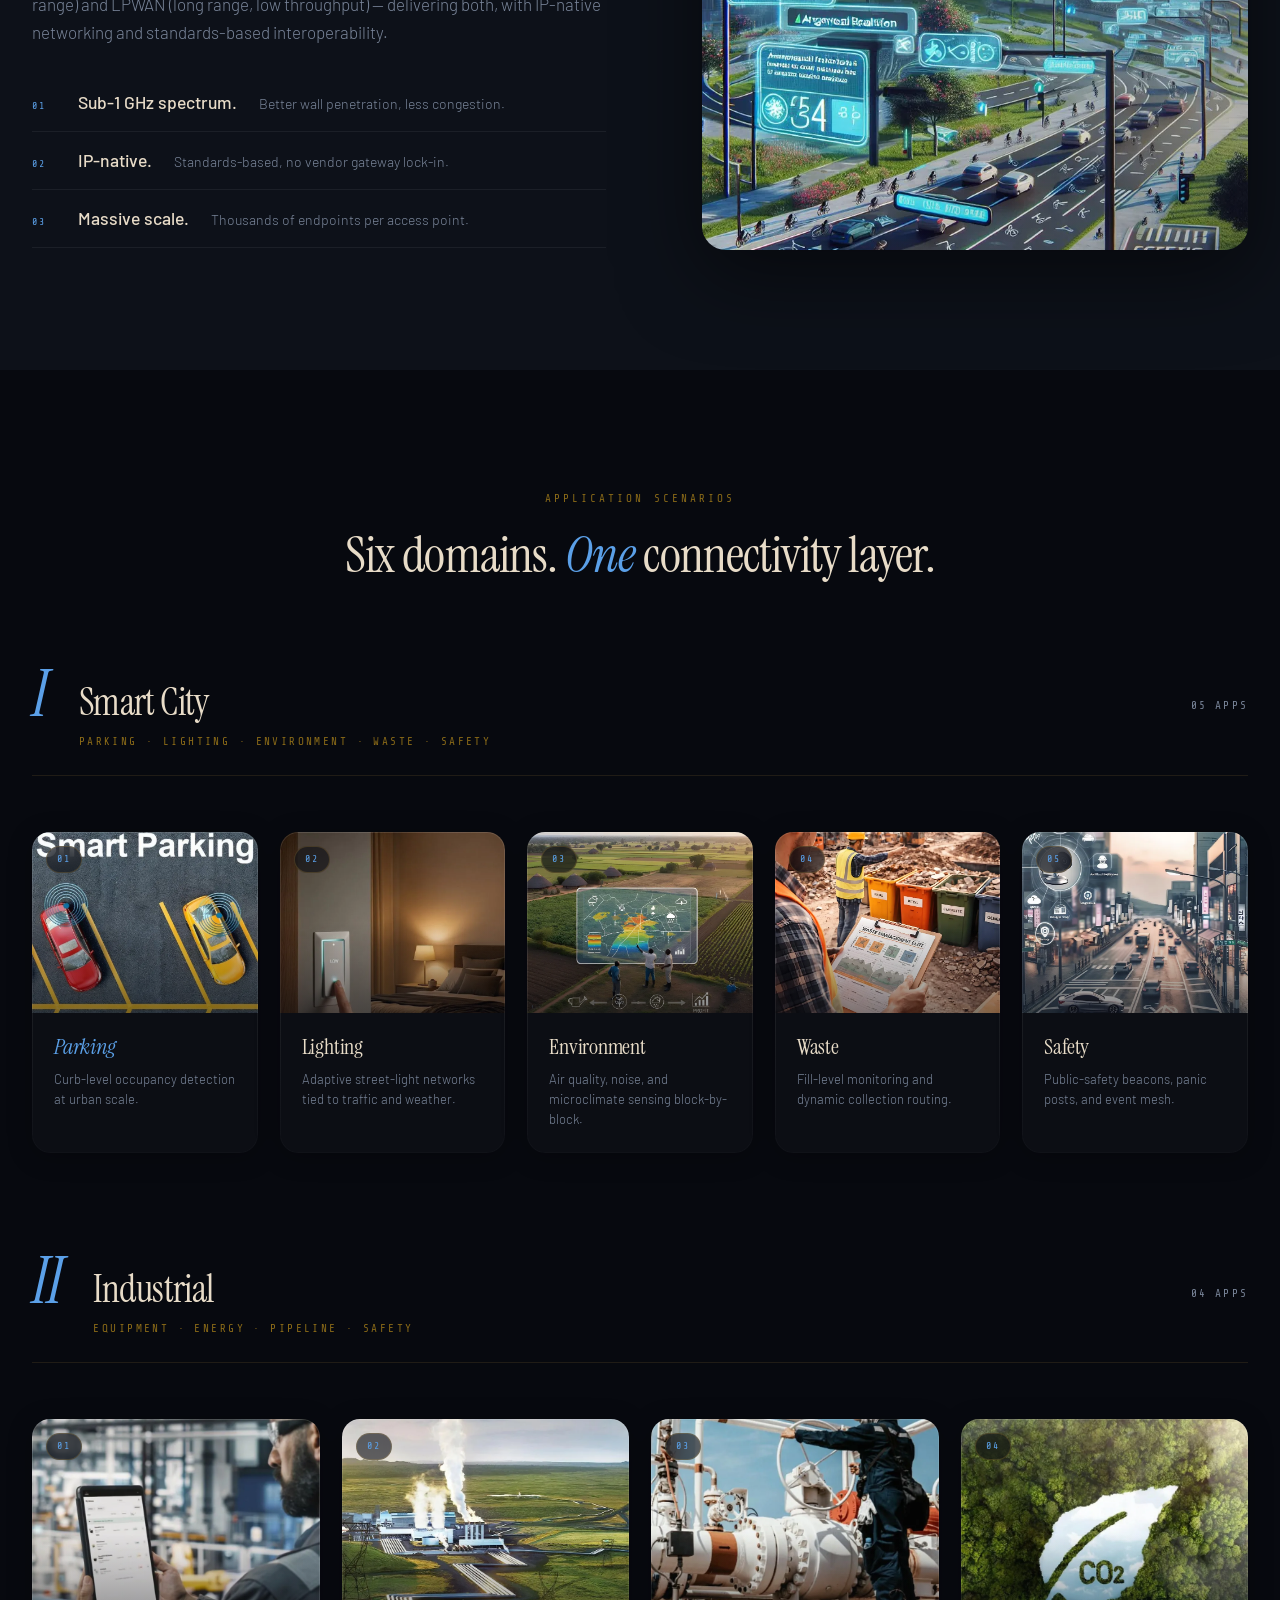
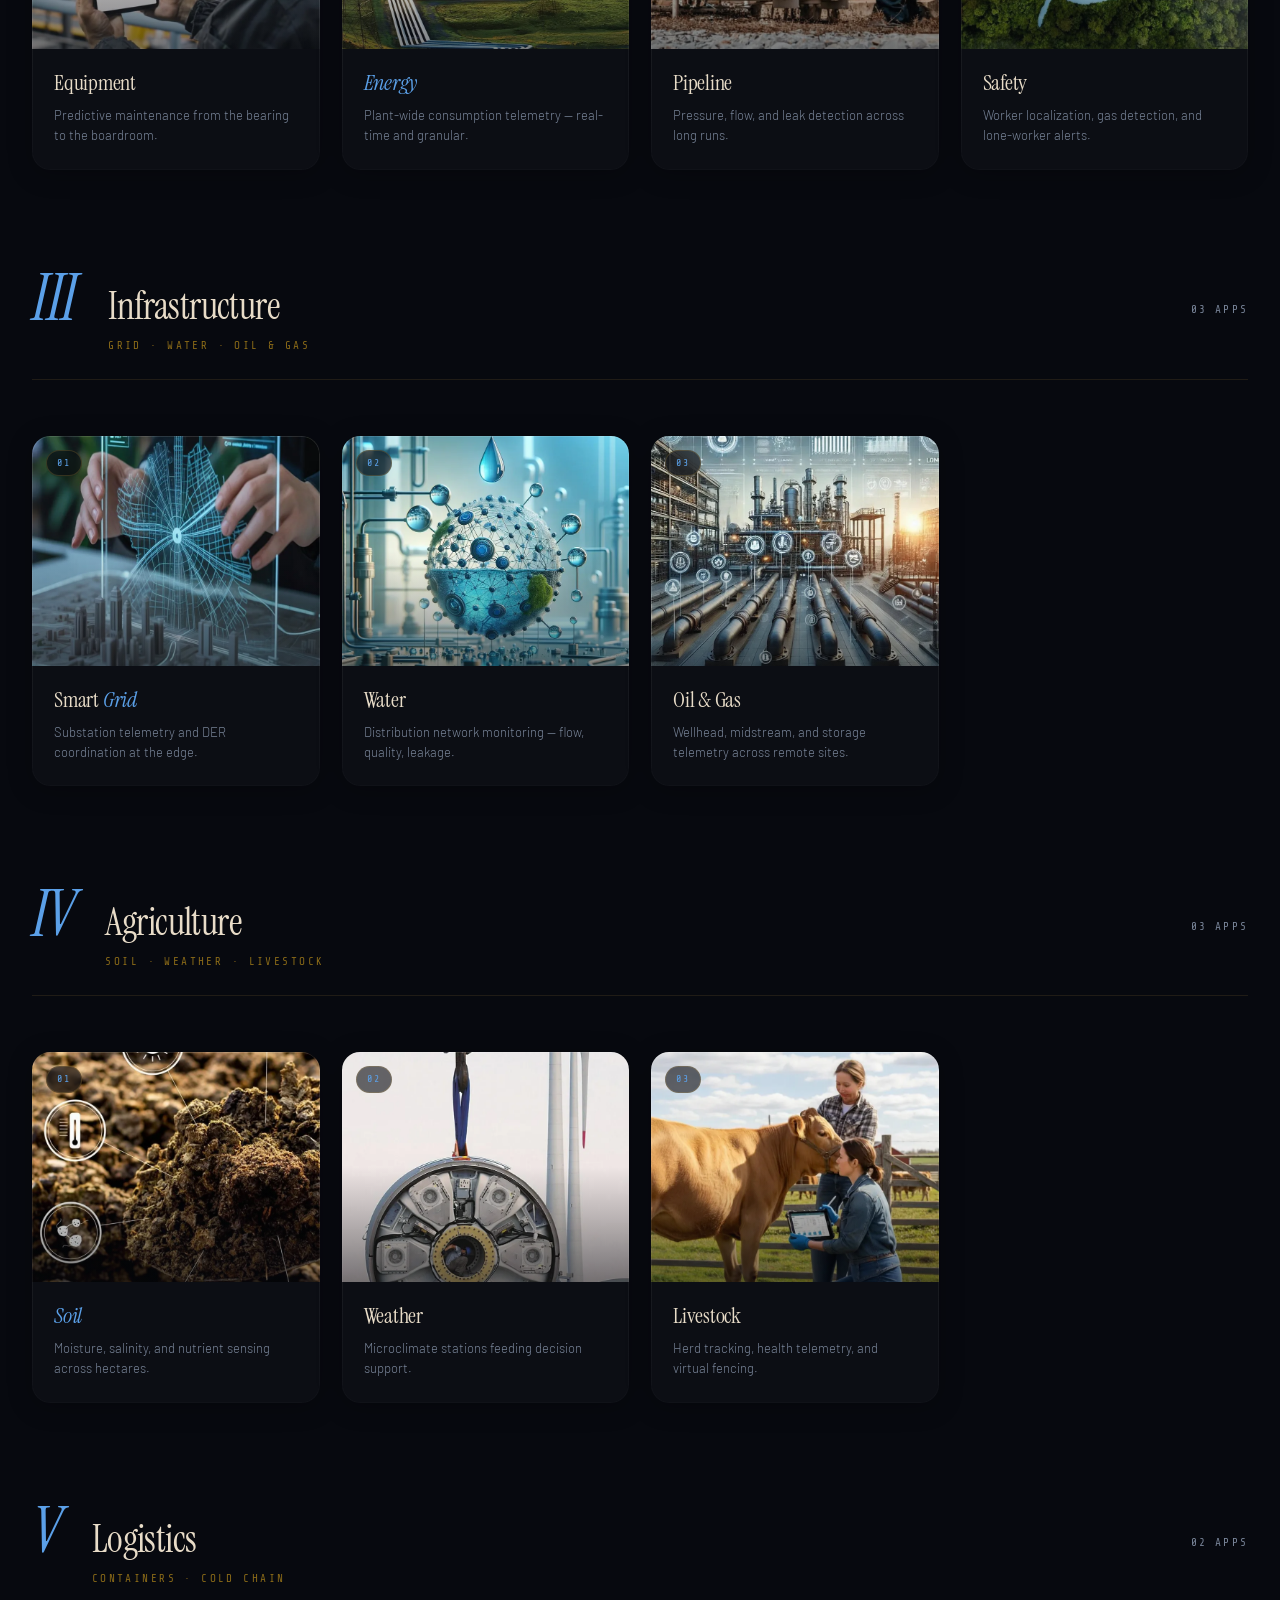
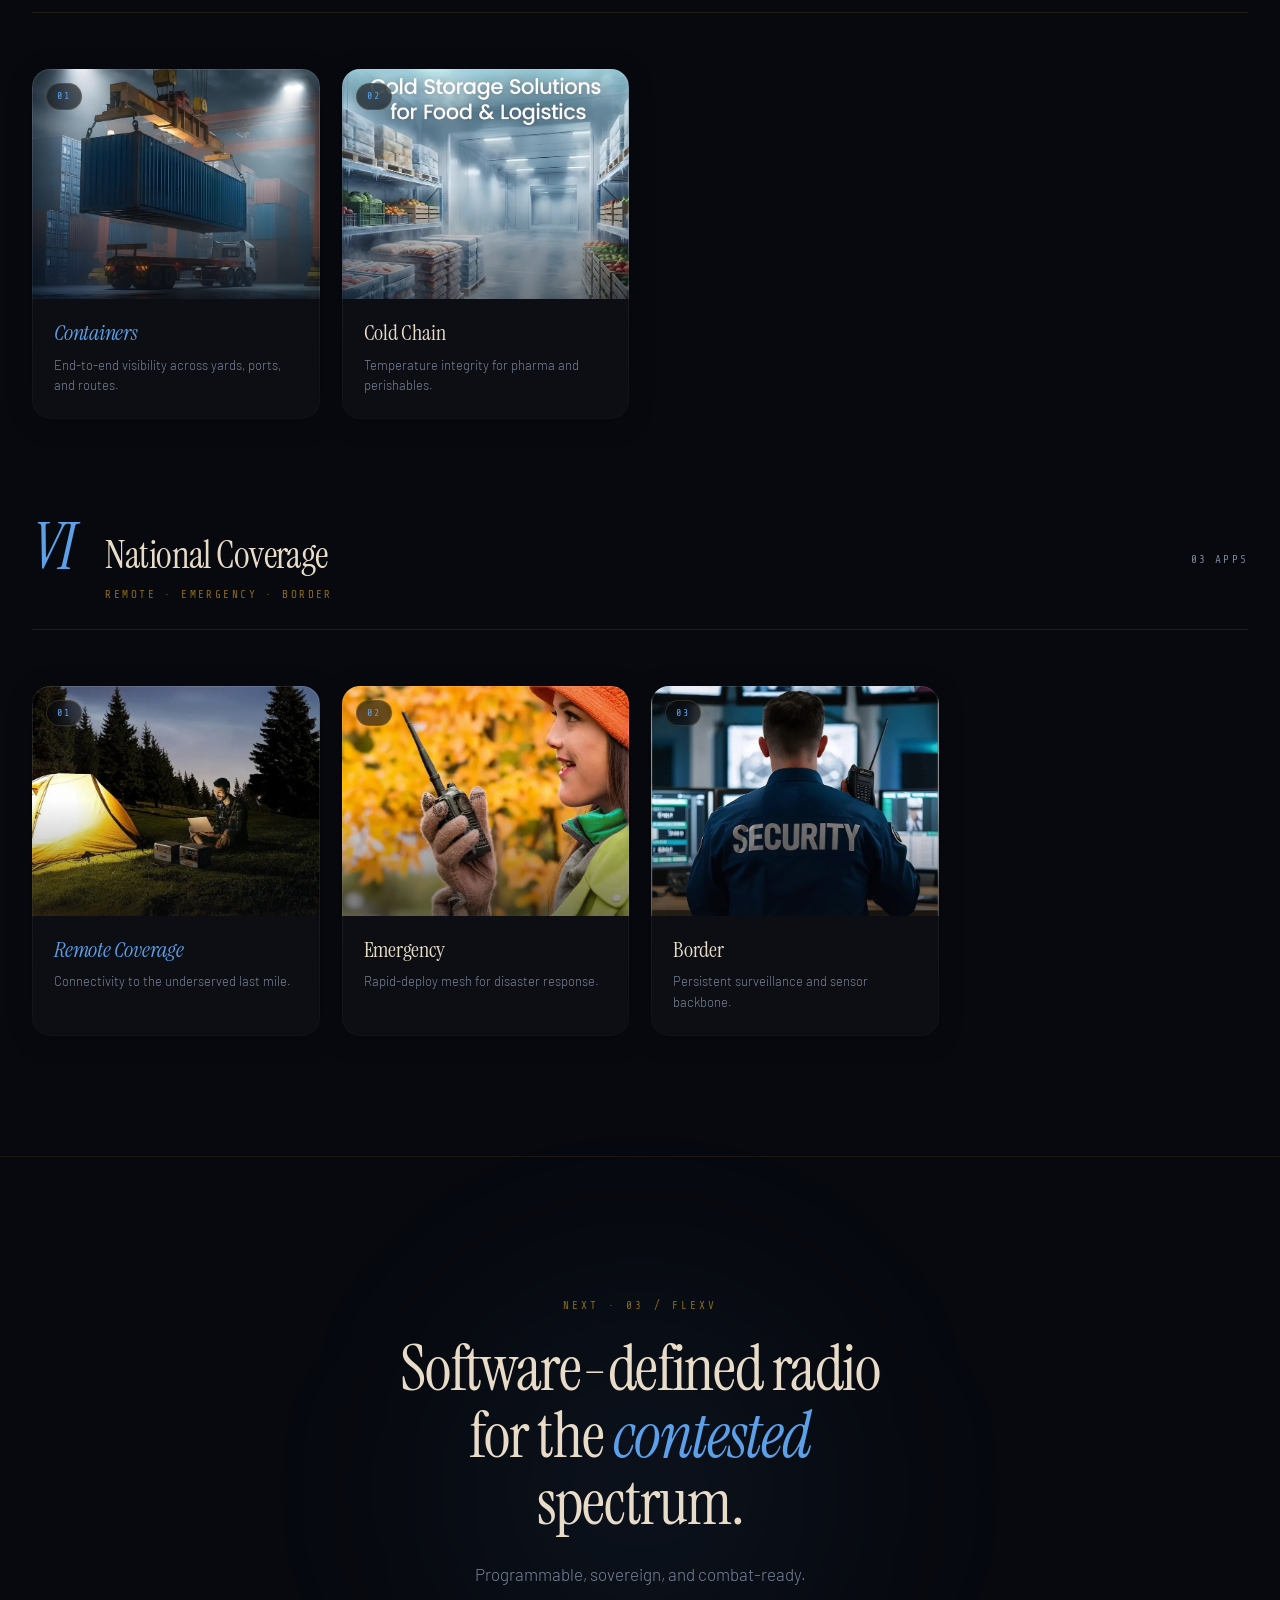
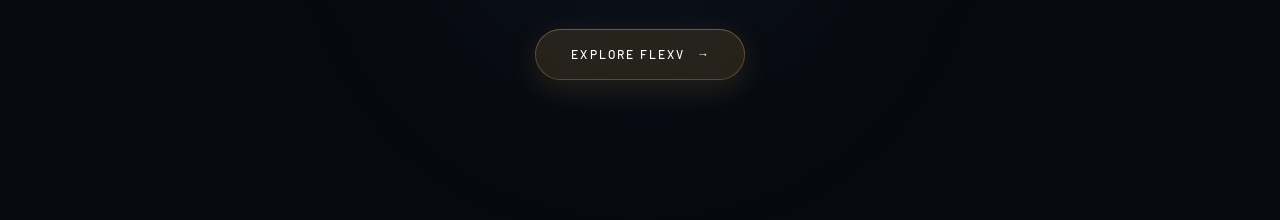
<file: products/glink.html>
<!DOCTYPE html>
<html lang="en">
<head>
<meta charset="UTF-8">
<meta name="viewport" content="width=device-width, initial-scale=1.0">
<title>G-Link — Long-Range, Low-Power Wireless | Mega X</title>
<link rel="icon" href="../assets/final-favicon.ico" type="image/x-icon">
<link rel="preconnect" href="https://fonts.googleapis.com">
<link rel="preconnect" href="https://fonts.gstatic.com" crossorigin>
<link rel="stylesheet" href="https://fonts.googleapis.com/css2?family=Instrument+Serif:ital@0;1&family=Barlow:wght@300;400;500;600&family=Share+Tech+Mono&display=swap">
<link rel="stylesheet" href="_layout.css">
<style>
  :root { --accent: #5BA0E8; }
  body::before { content: ''; position: fixed; inset: 0; pointer-events: none; z-index: -1;
    background:
      radial-gradient(ellipse at 20% 5%, rgba(91,160,232,0.12), transparent 55%),
      radial-gradient(ellipse at 85% 75%, rgba(91,160,232,0.07), transparent 50%); }
</style>
</head>
<body>

<header class="topbar">
  <div class="topbar-inner">
    <a href="../wifi-iot-chips.html" class="back">← ChipNexus</a>
    <nav>
      <a href="freya.html">Freya</a>
      <a href="glink.html" class="active">G-Link</a>
      <a href="flexv.html">FlexV</a>
    </nav>
  </div>
</header>

<section class="p-hero">
  <div class="p-hero-bg"><img src="../chipnexus-content/06-product-glink/glink-intro.webp" alt="G-Link Wi-Fi HaLow"></div>
  <div class="orb" style="width:600px;height:600px;top:-15%;left:-10%;background:radial-gradient(circle,rgba(91,160,232,0.18),transparent 60%);"></div>
  <div class="container p-hero-inner">
    <div class="eyebrow"><span class="pulse"></span>Core Products · 02 / G-Link</div>
    <h1 class="bigtitle">Wi-Fi <em>HaLow</em>.<br>The fabric of the<br>IoT decade.</h1>
    <p class="lede">G-Link delivers kilometre-scale connectivity at coin-cell power — built for cities, grids, fields, and the long tail of devices that make modern infrastructure run.</p>
  </div>
</section>

<section style="padding:80px 0;">
  <div class="container">
    <div style="text-align:center;margin-bottom:48px;">
      <div class="section-meta">Wi-Fi HaLow · 802.11ah</div>
      <h2 class="section-title" style="margin:0 auto;max-width:24ch;">A <em>kilometre</em> on a coin cell.</h2>
    </div>
    <div class="stats-strip">
      <div class="stat"><div class="val">1<span class="unit">km+</span></div><div class="lbl">Reach per node</div></div>
      <div class="stat"><div class="val">10<span class="unit">yr</span></div><div class="lbl">Battery life</div></div>
      <div class="stat"><div class="val"><em>8K</em></div><div class="lbl">Devices per AP</div></div>
      <div class="stat"><div class="val">VI</div><div class="lbl">Application Domains</div></div>
    </div>
  </div>
</section>

<section class="alt">
  <div class="container">
    <div class="split">
      <div>
        <div class="section-meta">Market Positioning</div>
        <h2 class="section-title">Beyond <em>Wi-Fi</em>. Beyond LoRa.</h2>
        <p class="body" style="margin-top:28px;">G-Link occupies the gap between consumer Wi-Fi (high throughput, short range) and LPWAN (long range, low throughput) — delivering both, with IP-native networking and standards-based interoperability.</p>
        <ul class="proof">
          <li data-num="01"><b>Sub-1 GHz spectrum.</b><span>Better wall penetration, less congestion.</span></li>
          <li data-num="02"><b>IP-native.</b><span>Standards-based, no vendor gateway lock-in.</span></li>
          <li data-num="03"><b>Massive scale.</b><span>Thousands of endpoints per access point.</span></li>
        </ul>
      </div>
      <div class="split-img"><img loading="lazy" src="../chipnexus-content/06-product-glink/scenario-infra-transportation.webp" alt="G-Link smart city infrastructure"></div>
    </div>
  </div>
</section>

<section id="scenarios">
  <div class="container">
    <div style="text-align:center;margin-bottom:80px;">
      <div class="section-meta">Application Scenarios</div>
      <h2 class="section-title" style="margin:0 auto;max-width:26ch;">Six domains. <em>One</em> connectivity layer.</h2>
    </div>

    <div style="margin-bottom:96px;">
      <div class="scenario-head">
        <span class="scenario-num">I</span>
        <div class="scenario-titleblk"><h3>Smart City</h3><div class="sub">Parking · Lighting · Environment · Waste · Safety</div></div>
        <div class="scenario-cap">05 Apps</div>
      </div>
      <div class="scenario-grid x5">
        <div class="tile"><div class="tile-img"><span class="tile-num">01</span><img loading="lazy" src="../chipnexus-content/06-product-glink/scenario-smart-city-parking.webp" alt="Parking"></div><div class="tile-body"><h4><em>Parking</em></h4><p>Curb-level occupancy detection at urban scale.</p></div></div>
        <div class="tile"><div class="tile-img"><span class="tile-num">02</span><img loading="lazy" src="../chipnexus-content/06-product-glink/scenario-smart-city-lighting.webp" alt="Lighting"></div><div class="tile-body"><h4>Lighting</h4><p>Adaptive street-light networks tied to traffic and weather.</p></div></div>
        <div class="tile"><div class="tile-img"><span class="tile-num">03</span><img loading="lazy" src="../chipnexus-content/06-product-glink/scenario-smart-city-environment.webp" alt="Environment"></div><div class="tile-body"><h4>Environment</h4><p>Air quality, noise, and microclimate sensing block-by-block.</p></div></div>
        <div class="tile"><div class="tile-img"><span class="tile-num">04</span><img loading="lazy" src="../chipnexus-content/06-product-glink/scenario-smart-city-waste.webp" alt="Waste"></div><div class="tile-body"><h4>Waste</h4><p>Fill-level monitoring and dynamic collection routing.</p></div></div>
        <div class="tile"><div class="tile-img"><span class="tile-num">05</span><img loading="lazy" src="../chipnexus-content/06-product-glink/scenario-smart-city-safety.webp" alt="Safety"></div><div class="tile-body"><h4>Safety</h4><p>Public-safety beacons, panic posts, and event mesh.</p></div></div>
      </div>
    </div>

    <div style="margin-bottom:96px;">
      <div class="scenario-head">
        <span class="scenario-num">II</span>
        <div class="scenario-titleblk"><h3>Industrial</h3><div class="sub">Equipment · Energy · Pipeline · Safety</div></div>
        <div class="scenario-cap">04 Apps</div>
      </div>
      <div class="scenario-grid x4">
        <div class="tile"><div class="tile-img"><span class="tile-num">01</span><img loading="lazy" src="../chipnexus-content/06-product-glink/scenario-industrial-equipment.webp" alt="Equipment"></div><div class="tile-body"><h4>Equipment</h4><p>Predictive maintenance from the bearing to the boardroom.</p></div></div>
        <div class="tile"><div class="tile-img"><span class="tile-num">02</span><img loading="lazy" src="../chipnexus-content/06-product-glink/scenario-industrial-energy.webp" alt="Energy"></div><div class="tile-body"><h4><em>Energy</em></h4><p>Plant-wide consumption telemetry — real-time and granular.</p></div></div>
        <div class="tile"><div class="tile-img"><span class="tile-num">03</span><img loading="lazy" src="../chipnexus-content/06-product-glink/scenario-industrial-pipeline.webp" alt="Pipeline"></div><div class="tile-body"><h4>Pipeline</h4><p>Pressure, flow, and leak detection across long runs.</p></div></div>
        <div class="tile"><div class="tile-img"><span class="tile-num">04</span><img loading="lazy" src="../chipnexus-content/06-product-glink/scenario-industrial-safety.webp" alt="Safety"></div><div class="tile-body"><h4>Safety</h4><p>Worker localization, gas detection, and lone-worker alerts.</p></div></div>
      </div>
    </div>

    <div style="margin-bottom:96px;">
      <div class="scenario-head">
        <span class="scenario-num">III</span>
        <div class="scenario-titleblk"><h3>Infrastructure</h3><div class="sub">Grid · Water · Oil &amp; Gas</div></div>
        <div class="scenario-cap">03 Apps</div>
      </div>
      <div class="scenario-grid x4">
        <div class="tile"><div class="tile-img"><span class="tile-num">01</span><img loading="lazy" src="../chipnexus-content/06-product-glink/scenario-infra-grid.webp" alt="Smart Grid"></div><div class="tile-body"><h4>Smart <em>Grid</em></h4><p>Substation telemetry and DER coordination at the edge.</p></div></div>
        <div class="tile"><div class="tile-img"><span class="tile-num">02</span><img loading="lazy" src="../chipnexus-content/06-product-glink/scenario-infra-water.webp" alt="Water"></div><div class="tile-body"><h4>Water</h4><p>Distribution network monitoring — flow, quality, leakage.</p></div></div>
        <div class="tile"><div class="tile-img"><span class="tile-num">03</span><img loading="lazy" src="../chipnexus-content/06-product-glink/scenario-infra-oil-gas.webp" alt="Oil &amp; Gas"></div><div class="tile-body"><h4>Oil &amp; Gas</h4><p>Wellhead, midstream, and storage telemetry across remote sites.</p></div></div>
      </div>
    </div>

    <div style="margin-bottom:96px;">
      <div class="scenario-head">
        <span class="scenario-num">IV</span>
        <div class="scenario-titleblk"><h3>Agriculture</h3><div class="sub">Soil · Weather · Livestock</div></div>
        <div class="scenario-cap">03 Apps</div>
      </div>
      <div class="scenario-grid x4">
        <div class="tile"><div class="tile-img"><span class="tile-num">01</span><img loading="lazy" src="../chipnexus-content/06-product-glink/scenario-agri-soil.webp" alt="Soil"></div><div class="tile-body"><h4><em>Soil</em></h4><p>Moisture, salinity, and nutrient sensing across hectares.</p></div></div>
        <div class="tile"><div class="tile-img"><span class="tile-num">02</span><img loading="lazy" src="../chipnexus-content/06-product-glink/scenario-agri-weather.webp" alt="Weather"></div><div class="tile-body"><h4>Weather</h4><p>Microclimate stations feeding decision support.</p></div></div>
        <div class="tile"><div class="tile-img"><span class="tile-num">03</span><img loading="lazy" src="../chipnexus-content/06-product-glink/scenario-agri-livestock.webp" alt="Livestock"></div><div class="tile-body"><h4>Livestock</h4><p>Herd tracking, health telemetry, and virtual fencing.</p></div></div>
      </div>
    </div>

    <div style="margin-bottom:96px;">
      <div class="scenario-head">
        <span class="scenario-num">V</span>
        <div class="scenario-titleblk"><h3>Logistics</h3><div class="sub">Containers · Cold Chain</div></div>
        <div class="scenario-cap">02 Apps</div>
      </div>
      <div class="scenario-grid x4">
        <div class="tile"><div class="tile-img"><span class="tile-num">01</span><img loading="lazy" src="../chipnexus-content/06-product-glink/scenario-logistics-container.webp" alt="Containers"></div><div class="tile-body"><h4><em>Containers</em></h4><p>End-to-end visibility across yards, ports, and routes.</p></div></div>
        <div class="tile"><div class="tile-img"><span class="tile-num">02</span><img loading="lazy" src="../chipnexus-content/06-product-glink/scenario-logistics-cold-chain.webp" alt="Cold Chain"></div><div class="tile-body"><h4>Cold Chain</h4><p>Temperature integrity for pharma and perishables.</p></div></div>
      </div>
    </div>

    <div>
      <div class="scenario-head">
        <span class="scenario-num">VI</span>
        <div class="scenario-titleblk"><h3>National Coverage</h3><div class="sub">Remote · Emergency · Border</div></div>
        <div class="scenario-cap">03 Apps</div>
      </div>
      <div class="scenario-grid x4">
        <div class="tile"><div class="tile-img"><span class="tile-num">01</span><img loading="lazy" src="../chipnexus-content/06-product-glink/scenario-national-remote-coverage.webp" alt="Remote Coverage"></div><div class="tile-body"><h4><em>Remote Coverage</em></h4><p>Connectivity to the underserved last mile.</p></div></div>
        <div class="tile"><div class="tile-img"><span class="tile-num">02</span><img loading="lazy" src="../chipnexus-content/06-product-glink/scenario-national-emergency.webp" alt="Emergency"></div><div class="tile-body"><h4>Emergency</h4><p>Rapid-deploy mesh for disaster response.</p></div></div>
        <div class="tile"><div class="tile-img"><span class="tile-num">03</span><img loading="lazy" src="../chipnexus-content/06-product-glink/scenario-national-border.webp" alt="Border"></div><div class="tile-body"><h4>Border</h4><p>Persistent surveillance and sensor backbone.</p></div></div>
      </div>
    </div>
  </div>
</section>

<section class="endcap">
  <div class="orb" style="width:600px;height:600px;top:50%;left:50%;transform:translate(-50%,-50%);background:radial-gradient(circle,rgba(91,160,232,0.10),transparent 60%);"></div>
  <div class="container" style="position:relative;z-index:1;">
    <div class="section-meta">Next · 03 / FlexV</div>
    <h2>Software-defined radio for the <em>contested</em> spectrum.</h2>
    <p>Programmable, sovereign, and combat-ready.</p>
    <a href="flexv.html" class="cta">Explore FlexV <span class="arrow">→</span></a>
  </div>
</section>

</body>
</html>
</file>
<file: products/_layout.css>
/* Product pages layout — extends main design system */
@import url("../styles/bundle.min.css");

* { box-sizing: border-box; margin: 0; padding: 0; }
html { scroll-behavior: smooth; }
body {
  background: var(--color-bg);
  color: var(--color-text);
  font-family: var(--font-body);
  font-weight: 300;
  line-height: 1.65;
  -webkit-font-smoothing: antialiased;
  overflow-x: hidden;
}
img { max-width: 100%; display: block; }
a { color: inherit; text-decoration: none; }

.container { width: 100%; max-width: 1280px; margin: 0 auto; padding: 0 32px; }

/* TOPBAR — product sub-nav */
.topbar {
  position: fixed; top: 0; left: 0; right: 0; z-index: 100;
  padding: 18px 0;
  backdrop-filter: blur(28px) saturate(1.5);
  -webkit-backdrop-filter: blur(28px) saturate(1.5);
  background: rgba(7,9,15,0.45);
  border-bottom: 1px solid rgba(212,168,78,0.08);
}
.topbar-inner { display: flex; align-items: center; justify-content: space-between;
  max-width: 1280px; margin: 0 auto; padding: 0 32px; }
.topbar nav { display: flex; gap: 4px; }
.topbar nav a { padding: 6px 14px; border-radius: 9999px;
  font-size: 11px; font-weight: 500; letter-spacing: 0.14em;
  text-transform: uppercase; color: rgba(255,255,255,0.7);
  transition: all 0.3s var(--ease-out); }
.topbar nav a:hover, .topbar nav a.active {
  color: var(--color-primary); background: rgba(212,168,78,0.08); }
.topbar .back { font-family: var(--font-mono); font-size: 11px;
  letter-spacing: 0.18em; text-transform: uppercase;
  color: var(--color-primary-dim); }
.topbar .back:hover { color: var(--color-primary); }

/* HERO */
.p-hero { position: relative; min-height: 92vh; padding: 160px 0 80px;
  display: flex; align-items: center; overflow: hidden; }
.p-hero-bg { position: absolute; inset: 0; z-index: 0; }
.p-hero-bg img { width: 100%; height: 100%; object-fit: cover; opacity: 0.4;
  filter: saturate(0.85) contrast(1.1); transform: scale(1.05); }
.p-hero-bg::after { content: ''; position: absolute; inset: 0;
  background: linear-gradient(180deg, rgba(7,9,15,0.4) 0%, rgba(7,9,15,0.7) 50%,
    rgba(7,9,15,0.95) 90%, var(--color-bg) 100%); }
.p-hero-inner { position: relative; z-index: 1; width: 100%; }

.eyebrow {
  display: inline-flex; align-items: center; gap: 14px;
  font-family: var(--font-mono); font-size: 12px;
  letter-spacing: 0.32em; text-transform: uppercase;
  color: var(--accent, var(--color-primary)); margin-bottom: 36px;
}
.eyebrow::before { content: ''; width: 56px; height: 1px;
  background: var(--accent, var(--color-primary)); }
.eyebrow .pulse { width: 8px; height: 8px; border-radius: 50%;
  background: var(--accent, var(--color-primary));
  box-shadow: 0 0 12px var(--accent, var(--color-primary)); }

h1.bigtitle {
  font-family: var(--font-display); font-weight: 400; line-height: 0.95;
  font-size: clamp(3.5rem, 8.5vw, 7.5rem); letter-spacing: -0.025em;
  color: #fff; max-width: 16ch; margin-bottom: 32px;
}
h1.bigtitle em { font-style: italic; color: var(--accent, var(--color-primary)); }

.lede { font-family: var(--font-display); font-style: italic;
  font-size: clamp(1.3rem, 1.9vw, 1.85rem); line-height: 1.4;
  color: rgba(255,255,255,0.78); max-width: 60ch; }

.section-meta { font-family: var(--font-mono); font-size: 11px;
  letter-spacing: 0.28em; text-transform: uppercase;
  color: var(--color-primary-dim); margin-bottom: 20px; }

h2.section-title {
  font-family: var(--font-display); font-weight: 400;
  font-size: clamp(2.2rem, 4vw, 3.4rem); line-height: 1.05;
  letter-spacing: -0.018em; color: var(--color-text); max-width: 22ch;
}
h2.section-title em { font-style: italic; color: var(--accent, var(--color-primary)); }

p.body { font-size: 17px; font-weight: 300; line-height: 1.65;
  color: var(--color-text-muted); max-width: 62ch; }

/* STATS strip */
.stats-strip {
  display: grid; grid-template-columns: repeat(4, 1fr);
  border-top: 1px solid rgba(212,168,78,0.12);
  border-bottom: 1px solid rgba(212,168,78,0.12);
  padding: 56px 0;
  position: relative;
}
.stats-strip::before, .stats-strip::after {
  content: ''; position: absolute; left: 50%; transform: translateX(-50%);
  width: 80px; height: 1px;
  background: linear-gradient(90deg, transparent, var(--accent, var(--color-primary)), transparent);
}
.stats-strip::before { top: -1px; }
.stats-strip::after { bottom: -1px; }
.stat { padding: 0 24px; border-right: 1px solid rgba(255,255,255,0.05); }
.stat:last-child { border-right: none; }
.stat .val { font-family: var(--font-display); font-weight: 400;
  font-size: clamp(2.2rem, 3.6vw, 3.2rem); line-height: 1;
  color: var(--accent, var(--color-primary)); letter-spacing: -0.02em; }
.stat .val em { font-style: italic; }
.stat .val sup { font-size: 0.5em; vertical-align: super; opacity: 0.7; }
.stat .val .unit { font-size: 0.45em; font-style: italic; color: rgba(255,255,255,0.5);
  margin-left: 6px; letter-spacing: 0; }
.stat .lbl { font-family: var(--font-body); font-size: 11px;
  font-weight: 500; text-transform: uppercase; letter-spacing: 0.16em;
  color: var(--color-text-muted); margin-top: 14px; }

/* SCENARIO sections */
section { position: relative; padding: 120px 0; }
section.alt { background: var(--color-surface); }

.scenario-head { display: flex; align-items: baseline; gap: 32px;
  margin-bottom: 56px; padding-bottom: 24px;
  border-bottom: 1px solid rgba(212,168,78,0.12); }
.scenario-num { font-family: var(--font-display); font-style: italic;
  font-size: clamp(3rem, 5vw, 4.5rem); line-height: 1;
  color: var(--accent, var(--color-primary)); letter-spacing: -0.02em; }
.scenario-titleblk h3 { font-family: var(--font-display); font-weight: 400;
  font-size: clamp(1.8rem, 3vw, 2.6rem); letter-spacing: -0.015em; line-height: 1.1; }
.scenario-titleblk .sub { font-family: var(--font-mono); font-size: 11px;
  letter-spacing: 0.22em; text-transform: uppercase;
  color: var(--color-primary-dim); margin-top: 10px; }
.scenario-cap { margin-left: auto; font-family: var(--font-mono);
  font-size: 11px; letter-spacing: 0.2em; text-transform: uppercase;
  color: var(--color-text-muted); white-space: nowrap; align-self: center; }

.scenario-grid { display: grid; gap: 22px;
  grid-template-columns: repeat(auto-fit, minmax(260px, 1fr)); }
.scenario-grid.x4 { grid-template-columns: repeat(4, 1fr); }
.scenario-grid.x5 { grid-template-columns: repeat(5, 1fr); }
@media (max-width: 1100px) {
  .scenario-grid.x4, .scenario-grid.x5 { grid-template-columns: repeat(2, 1fr); }
}
@media (max-width: 600px) {
  .scenario-grid.x4, .scenario-grid.x5 { grid-template-columns: 1fr; }
}

.tile { position: relative; border-radius: 18px; overflow: hidden;
  background: rgba(255,255,255,0.025); cursor: pointer;
  box-shadow: inset 0 1px 0 rgba(255,255,255,0.05), 0 4px 24px rgba(0,0,0,0.25);
  transition: all 0.5s var(--ease-out); }
.tile::before { content: ''; position: absolute; inset: 0; border-radius: inherit;
  padding: 1px; pointer-events: none; z-index: 3;
  background: linear-gradient(180deg, rgba(255,255,255,0.12), rgba(255,255,255,0.02));
  -webkit-mask: linear-gradient(#fff 0 0) content-box, linear-gradient(#fff 0 0);
  -webkit-mask-composite: xor; mask-composite: exclude; }
.tile:hover { transform: translateY(-4px);
  box-shadow: inset 0 1px 0 rgba(255,255,255,0.1), 0 12px 40px rgba(0,0,0,0.45); }
.tile:hover::before {
  background: linear-gradient(180deg, var(--accent, rgba(212,168,78,0.4)), rgba(255,255,255,0.05) 60%); }
.tile-img { aspect-ratio: 5/4; overflow: hidden; position: relative; background: #0c1018; }
.tile-img img { width: 100%; height: 100%; object-fit: cover;
  transition: transform 0.7s var(--ease-out); }
.tile:hover .tile-img img { transform: scale(1.04); }
.tile-img::after { content: ''; position: absolute; inset: 0;
  background: linear-gradient(180deg, transparent 50%, rgba(7,9,15,0.5));
  pointer-events: none; }
.tile-num { position: absolute; top: 14px; left: 14px; z-index: 2;
  font-family: var(--font-mono); font-size: 10px; letter-spacing: 0.2em;
  padding: 4px 10px; background: rgba(7,9,15,0.6); backdrop-filter: blur(8px);
  border-radius: 999px; color: var(--accent, var(--color-primary));
  border: 1px solid rgba(212,168,78,0.2); }
.tile-body { padding: 22px 22px 24px; }
.tile-body h4 { font-family: var(--font-display); font-weight: 400;
  font-size: 1.35rem; letter-spacing: -0.01em; line-height: 1.2;
  color: var(--color-text); margin-bottom: 8px; }
.tile-body h4 em { font-style: italic; color: var(--accent, var(--color-primary)); }
.tile-body p { font-size: 13px; font-weight: 300; line-height: 1.55;
  color: var(--color-text-muted); }

/* TWO-COL — narrative + image */
.split { display: grid; grid-template-columns: 1.05fr 1fr; gap: 96px; align-items: center; }
.split.reverse > :first-child { order: 2; }
@media (max-width: 1000px) { .split, .split.reverse { grid-template-columns: 1fr; gap: 56px; }
  .split.reverse > :first-child { order: 0; } }
.split-img { position: relative; border-radius: 24px; overflow: hidden; aspect-ratio: 4/3;
  box-shadow: 0 24px 80px rgba(0,0,0,0.5), inset 0 1px 0 rgba(255,255,255,0.1); }
.split-img::after { content: ''; position: absolute; inset: 0;
  background: linear-gradient(135deg, transparent 50%, rgba(7,9,15,0.3));
  pointer-events: none; }
.split-img img { width: 100%; height: 100%; object-fit: cover; }

.accent-line { display: block; margin-top: 28px;
  font-family: var(--font-display); font-style: italic;
  font-size: 1.4rem; color: var(--accent, var(--color-primary)); }

/* PROOF list */
.proof { list-style: none; margin-top: 28px; }
.proof li { display: flex; align-items: baseline; gap: 14px;
  padding: 14px 0; border-bottom: 1px solid rgba(255,255,255,0.06);
  font-family: var(--font-body); }
.proof li::before { content: attr(data-num); font-family: var(--font-mono);
  font-size: 10px; letter-spacing: 0.2em; color: var(--accent, var(--color-primary));
  min-width: 32px; }
.proof li b { color: var(--color-text); font-weight: 500; margin-right: 8px; }
.proof li span { color: var(--color-text-muted); font-weight: 300; font-size: 14px; }

/* Ambient orbs */
.orb { position: absolute; border-radius: 50%; filter: blur(100px);
  pointer-events: none; z-index: 0; }

/* CTA endcap */
.endcap { padding: 140px 0; text-align: center; position: relative;
  border-top: 1px solid rgba(212,168,78,0.1); }
.endcap h2 { font-family: var(--font-display); font-weight: 400;
  font-size: clamp(2.4rem, 5vw, 4rem); line-height: 1.05;
  letter-spacing: -0.02em; max-width: 18ch; margin: 0 auto 24px; }
.endcap h2 em { font-style: italic; color: var(--accent, var(--color-primary)); }
.endcap p { color: var(--color-text-muted); max-width: 50ch; margin: 0 auto 40px;
  font-size: 17px; font-weight: 300; }
.endcap .cta { display: inline-flex; align-items: center; gap: 14px;
  padding: 16px 36px; border-radius: 999px;
  font-family: var(--font-body); font-size: 12px; font-weight: 500;
  letter-spacing: 0.18em; text-transform: uppercase; color: #fff;
  background: rgba(212,168,78,0.15); backdrop-filter: blur(12px);
  box-shadow: inset 0 1px 1px rgba(255,255,255,0.1),
    inset 0 0 0 1px rgba(212,168,78,0.3),
    0 8px 32px rgba(212,168,78,0.15);
  transition: all 0.4s var(--ease-out); cursor: pointer; }
.endcap .cta:hover { background: rgba(212,168,78,0.28); transform: translateY(-2px); }
.endcap .cta .arrow { font-family: var(--font-mono); }

@media (max-width: 900px) {
  .stats-strip { grid-template-columns: repeat(2, 1fr); gap: 32px; }
  .scenario-head { flex-wrap: wrap; gap: 16px; }
  .scenario-cap { margin-left: 0; }
}
@media (max-width: 600px) {
  .stats-strip { grid-template-columns: 1fr; }
}
</file>
<file: styles/bundle.min.css>
:root {
  /* Typography — Unified: Instrument Serif + Barlow */
  --font-display: 'Instrument Serif', serif;
  --font-body: 'Barlow', sans-serif;
  --font-mono: 'Share Tech Mono', monospace;

  /* Type scale */
  --text-xs: clamp(0.7rem, 0.65rem + 0.25vw, 0.8rem);
  --text-sm: clamp(0.8rem, 0.75rem + 0.3vw, 0.95rem);
  --text-base: clamp(0.95rem, 0.85rem + 0.5vw, 1.1rem);
  --text-lg: clamp(1.15rem, 0.95rem + 0.9vw, 1.45rem);
  --text-xl: clamp(1.4rem, 1.1rem + 1.4vw, 2rem);
  --text-2xl: clamp(1.8rem, 1.3rem + 2.5vw, 3rem);
  --text-3xl: clamp(2.4rem, 1.6rem + 3.5vw, 4.2rem);
  --text-hero: clamp(2.8rem, 1.8rem + 5vw, 6.5rem);

  /* Colors — Unified Mega X palette */
  --color-bg: #07090F;
  --color-surface: #0D1119;
  --color-surface-2: #151B28;
  --color-surface-3: #1E2838;
  --color-hover: #1E2838;

  /* Text */
  --color-text: #E8DCC8;
  --color-heading: #E8DCC8;
  --color-text-muted: #788498;
  --color-text-body: #788498;

  /* Primary gold */
  --color-primary: #D4A84E;
  --color-primary-dim: #8A6A18;
  --color-primary-muted: #2A2010;
  --color-accent: #E8C05A;
  --color-accent-2: #F5DFA0;
  --color-gold: #D4A84E;
  --color-gold-20: rgba(212, 168, 78, 0.2);

  /* Division tints */
  --color-wifi: #D4A84E;
  --color-ai: #B8B0C8;
  --color-ai-dim: #4B4A5F;
  --color-fusion: #E8884A;
  --color-fusion-dim: #4A2610;

  /* Borders & UI */
  --color-border: rgba(212, 170, 76, 0.1);
  --color-border-solid: #2A2438;
  --color-glow: rgba(212, 170, 76, 0.12);

  /* Spark colors */
  --color-spark-mint: #50E8C0;
  --color-spark-blue: #70A0FF;
  --color-spark-flare: #F0B050;

  /* Spacing */
  --space-xs: 0.25rem;
  --space-sm: 0.5rem;
  --space-md: 1rem;
  --space-lg: 2rem;
  --space-xl: 4rem;
  --space-2xl: 8rem;

  /* Layout */
  --max-width: 1200px;
  --border-radius: 2px;
  --border-radius-lg: 6px;
  --radius-glass: 20px;
  --radius-pill: 9999px;

  /* Transitions */
  --ease-out: cubic-bezier(0.22, 1, 0.36, 1);
  --ease-in-out: cubic-bezier(0.65, 0, 0.35, 1);

  /* Glass tokens */
  --glass-bg: rgba(255, 255, 255, 0.02);
  --glass-bg-hover: rgba(255, 255, 255, 0.045);
  --glass-blur: blur(16px) saturate(1.4);
  --glass-border-light: rgba(255, 255, 255, 0.1);
  --glass-border-dim: rgba(255, 255, 255, 0.04);
  --glass-shadow: 0 8px 32px rgba(0, 0, 0, 0.3);
}
/* Reset */
*, *::before, *::after {
  margin: 0;
  padding: 0;
  box-sizing: border-box;
}

html {
  scroll-behavior: smooth;
  -webkit-font-smoothing: antialiased;
  -moz-osx-font-smoothing: grayscale;
}

body {
  font-family: var(--font-body);
  font-weight: 300;
  font-size: var(--text-base);
  line-height: 1.65;
  color: var(--color-text);
  background-color: var(--color-bg);
  overflow-x: hidden;
}

a {
  color: var(--color-primary);
  text-decoration: none;
  transition: color 0.3s var(--ease-out);
}
a:hover { color: var(--color-text); }

img {
  max-width: 100%;
  display: block;
}

h1, h2, h3, h4, h5, h6 {
  font-family: var(--font-display);
  font-weight: 400;
  line-height: 1.1;
  letter-spacing: -0.01em;
  color: var(--color-text);
}

h1 { font-size: var(--text-hero); }
h2 { font-size: var(--text-3xl); }
h3 { font-size: var(--text-2xl); }
h4 { font-size: var(--text-xl); }

p { max-width: 65ch; }

::selection {
  background: var(--color-primary);
  color: var(--color-bg);
}

/* Scrollbar */
::-webkit-scrollbar { width: 6px; }
::-webkit-scrollbar-track { background: var(--color-bg); }
::-webkit-scrollbar-thumb { background: var(--color-primary-dim); border-radius: 3px; }

/* Focus */
:focus-visible {
  outline: 2px solid var(--color-primary);
  outline-offset: 3px;
}

/* Skip link */
.skip-link {
  position: absolute;
  top: -100%;
  left: var(--space-md);
  background: var(--color-primary);
  color: var(--color-bg);
  padding: var(--space-sm) var(--space-md);
  z-index: 1000;
  font-weight: 600;
  border-radius: var(--border-radius);
}
.skip-link:focus {
  top: var(--space-md);
}

/* Container */
.container {
  width: 100%;
  max-width: var(--max-width);
  margin: 0 auto;
  padding: 0 var(--space-lg);
}

/* Section base */
section {
  padding: var(--space-2xl) 0;
  position: relative;
}

/* Label / Overline */
.overline {
  font-family: var(--font-body);
  font-size: var(--text-xs);
  font-weight: 500;
  text-transform: uppercase;
  letter-spacing: 0.2em;
  color: var(--color-primary);
  display: inline-flex;
  align-items: center;
  gap: var(--space-sm);
}
.overline::before {
  content: '';
  width: 24px;
  height: 1px;
  background: var(--color-primary);
}

/* Muted paragraph */
.text-muted { color: var(--color-text-muted); }

/* Mono text */
.mono { font-family: var(--font-mono); }

/* Mobile container padding */
@media (max-width: 900px) {
  .container {
    padding: 0 clamp(1.25rem, 4vw, 2rem);
  }
  section {
    padding: var(--space-xl) 0;
  }
}
@media (max-width: 480px) {
  .container {
    padding: 0 1.25rem;
  }
}

@media print {
  body { background: #fff; color: #000; }
  .nav, .mobile-menu, footer { display: none; }
  section { page-break-inside: avoid; }
}

@media (prefers-reduced-motion: reduce) {
  *, *::before, *::after {
    animation-duration: 0.01ms !important;
    transition-duration: 0.01ms !important;
    animation-iteration-count: 1 !important;
  }
}
/* ========== LIQUID GLASS SYSTEM ========== */

/* Base glass mixin — applied via class */
.glass {
  background: var(--glass-bg);
  backdrop-filter: var(--glass-blur);
  -webkit-backdrop-filter: var(--glass-blur);
  border: none;
  box-shadow:
    inset 0 1px 1px var(--glass-border-light),
    inset 0 -0.5px 0.5px var(--glass-border-dim),
    var(--glass-shadow);
  position: relative;
  overflow: hidden;
}
.glass::before {
  content: '';
  position: absolute;
  inset: 0;
  border-radius: inherit;
  padding: 1.2px;
  background: linear-gradient(180deg,
    rgba(255,255,255,0.35) 0%,
    rgba(255,255,255,0.1) 20%,
    rgba(255,255,255,0) 45%,
    rgba(255,255,255,0) 60%,
    rgba(255,255,255,0.04) 80%,
    rgba(255,255,255,0.12) 100%
  );
  -webkit-mask: linear-gradient(#fff 0 0) content-box, linear-gradient(#fff 0 0);
  -webkit-mask-composite: xor;
  mask-composite: exclude;
  pointer-events: none;
}

.glass-dark {
  background: rgba(0, 0, 0, 0.3);
  backdrop-filter: blur(20px) saturate(1.3);
  -webkit-backdrop-filter: blur(20px) saturate(1.3);
  border: none;
  box-shadow:
    inset 0 1px 1px rgba(255, 255, 255, 0.08),
    inset 0 -0.5px 0.5px rgba(255, 255, 255, 0.02),
    0 12px 40px rgba(0, 0, 0, 0.4);
  position: relative;
  overflow: hidden;
}
.glass-dark::before {
  content: '';
  position: absolute;
  inset: 0;
  border-radius: inherit;
  padding: 1px;
  background: linear-gradient(180deg,
    rgba(255,255,255,0.15) 0%,
    rgba(255,255,255,0.04) 40%,
    rgba(255,255,255,0) 60%,
    rgba(255,255,255,0.08) 100%
  );
  -webkit-mask: linear-gradient(#fff 0 0) content-box, linear-gradient(#fff 0 0);
  -webkit-mask-composite: xor;
  mask-composite: exclude;
  pointer-events: none;
}

/* Glass shape modifiers */
.glass-pill { border-radius: var(--radius-pill); }
.glass-card { border-radius: var(--radius-glass); }
.glass-rect { border-radius: 12px; }


/* ========== NAVIGATION — Liquid Glass Bar ========== */
@keyframes navShimmer {
  0% { transform: translateX(-100%) skewX(-15deg); }
  100% { transform: translateX(200%) skewX(-15deg); }
}
@keyframes navGlowPulse {
  0%, 100% { opacity: 0.5; }
  50% { opacity: 1; }
}

/* ===== CAPSULE NAVIGATION — Liquid Glass ===== */
.nav {
  position: fixed;
  top: 0;
  left: 0;
  width: 100%;
  z-index: 100;
  padding: var(--space-md) 0;
  transition: all 0.6s var(--ease-out);
}

/* ---- Scrolled state: floating capsule pill ---- */
.nav.scrolled {
  padding: 12px 0;
  background: none;
}
.nav.scrolled .nav-inner {
  max-width: 900px;
  margin: 0 auto;
  background: rgba(7, 9, 15, 0.35);
  backdrop-filter: blur(32px) saturate(1.6) brightness(1.05);
  -webkit-backdrop-filter: blur(32px) saturate(1.6) brightness(1.05);
  border-radius: 9999px;
  padding: 8px 8px 8px 24px;
  box-shadow:
    inset 0 1px 1px rgba(255, 255, 255, 0.12),
    inset 0 -0.5px 0.5px rgba(255, 255, 255, 0.03),
    0 8px 32px rgba(0, 0, 0, 0.4),
    0 1px 3px rgba(0, 0, 0, 0.2);
  position: relative;
  overflow: hidden;
}
/* Capsule gradient border */
.nav.scrolled .nav-inner::before {
  content: '';
  position: absolute;
  inset: 0;
  border-radius: inherit;
  padding: 1px;
  background: linear-gradient(180deg,
    rgba(255, 255, 255, 0.22) 0%,
    rgba(255, 255, 255, 0.06) 30%,
    rgba(255, 255, 255, 0) 50%,
    rgba(212, 168, 78, 0.08) 100%
  );
  -webkit-mask: linear-gradient(#fff 0 0) content-box, linear-gradient(#fff 0 0);
  -webkit-mask-composite: xor;
  mask-composite: exclude;
  pointer-events: none;
  z-index: 0;
}
/* Shimmer sweep inside capsule */
.nav.scrolled .nav-inner::after {
  content: '';
  position: absolute;
  top: 0;
  left: 0;
  width: 40%;
  height: 100%;
  border-radius: inherit;
  background: linear-gradient(90deg,
    transparent 0%,
    rgba(255, 255, 255, 0.03) 30%,
    rgba(255, 255, 255, 0.06) 50%,
    rgba(255, 255, 255, 0.03) 70%,
    transparent 100%
  );
  pointer-events: none;
  z-index: 0;
  animation: navShimmer 8s ease-in-out infinite;
}

/* Bottom glow line — hidden in capsule mode */
.nav-glow-line {
  position: absolute;
  bottom: -1px;
  left: 8%;
  right: 8%;
  height: 1px;
  background: linear-gradient(90deg,
    transparent,
    rgba(212, 168, 78, 0.2) 30%,
    rgba(212, 168, 78, 0.35) 50%,
    rgba(212, 168, 78, 0.2) 70%,
    transparent
  );
  pointer-events: none;
  opacity: 0;
  transition: opacity 0.6s var(--ease-out);
  animation: navGlowPulse 4s ease-in-out infinite;
}
.nav.scrolled .nav-glow-line {
  opacity: 0;
}

.nav-inner {
  display: flex;
  align-items: center;
  justify-content: space-between;
  position: relative;
  z-index: 1;
  transition: all 0.6s var(--ease-out);
}
.nav-logo {
  display: flex;
  align-items: center;
  gap: var(--space-sm);
  font-family: var(--font-display);
  font-weight: 400;
  font-size: var(--text-lg);
  color: var(--color-text);
  text-decoration: none;
}
/* Shrink logo in capsule mode */
.nav.scrolled .nav-logo img {
  height: 36px !important;
  transition: height 0.4s var(--ease-out);
}
.nav-links {
  display: flex;
  align-items: center;
  gap: 4px;
  list-style: none;
}
.nav-links a {
  font-family: var(--font-body);
  font-size: 11px;
  font-weight: 500;
  text-transform: uppercase;
  letter-spacing: 0.1em;
  color: rgba(255, 255, 255, 0.7);
  position: relative;
  padding: 8px 16px;
  border-radius: 9999px;
  transition: color 0.3s var(--ease-out), background 0.35s var(--ease-out), box-shadow 0.35s var(--ease-out);
}
/* Glass hover pill on nav links */
.nav-links a:hover {
  color: #fff;
  background: rgba(255, 255, 255, 0.08);
  box-shadow:
    inset 0 1px 0 rgba(255, 255, 255, 0.1),
    0 2px 8px rgba(0, 0, 0, 0.15);
}
.nav-links a::after {
  display: none; /* Remove underline in capsule design */
}

/* CTA button — gold glass pill */
.nav-links .btn-primary {
  background: rgba(212, 168, 78, 0.15);
  backdrop-filter: blur(10px);
  -webkit-backdrop-filter: blur(10px);
  border: none;
  border-radius: 9999px;
  padding: 8px 20px;
  box-shadow:
    inset 0 1px 0 rgba(255, 255, 255, 0.12),
    inset 0 0 0 1px rgba(212, 168, 78, 0.25),
    0 4px 16px rgba(212, 168, 78, 0.1);
  transition: all 0.4s var(--ease-out);
}
.nav-links .btn-primary:hover {
  background: rgba(212, 168, 78, 0.25);
  box-shadow:
    inset 0 1px 0 rgba(255, 255, 255, 0.18),
    inset 0 0 0 1px rgba(212, 168, 78, 0.4),
    0 8px 28px rgba(212, 168, 78, 0.2);
  transform: translateY(-1px);
}
.nav-links .btn-primary::after { display: none; }

/* Hamburger */
.nav-toggle {
  display: none;
  flex-direction: column;
  gap: 5px;
  background: none;
  border: none;
  cursor: pointer;
  padding: var(--space-sm);
  z-index: 200;
}
.nav-toggle span {
  display: block;
  width: 24px;
  height: 2px;
  background: var(--color-text);
  transition: all 0.3s var(--ease-out);
}
.nav-toggle.active span:nth-child(1) { transform: rotate(45deg) translate(5px, 5px); }
.nav-toggle.active span:nth-child(2) { opacity: 0; }
.nav-toggle.active span:nth-child(3) { transform: rotate(-45deg) translate(5px, -5px); }

/* Hero text always white */
.hero h1,
.hero-sub,
.page-hero h1,
.page-hero .hero-content p,
.page-hero p {
  color: #fff;
}

/* Mobile Menu — Glass Fullscreen */
.mobile-menu {
  display: none;
  position: fixed;
  inset: 0;
  background: rgba(5, 8, 15, 0.88);
  backdrop-filter: blur(48px) saturate(1.3);
  -webkit-backdrop-filter: blur(48px) saturate(1.3);
  z-index: 99;
  flex-direction: column;
  justify-content: center;
  align-items: center;
  gap: 14px;
}
.mobile-menu.active { display: flex; }
.mobile-menu a {
  font-family: var(--font-body);
  font-size: 13px;
  font-weight: 500;
  letter-spacing: 0.14em;
  text-transform: uppercase;
  color: rgba(255,255,255,0.8);
  padding: 14px 32px;
  min-width: 220px;
  text-align: center;
  border-radius: 9999px;
  position: relative;
  overflow: hidden;
  /* Glass fill */
  background: linear-gradient(
    165deg,
    rgba(255,255,255,0.08) 0%,
    rgba(255,255,255,0.03) 40%,
    rgba(255,255,255,0.01) 100%
  );
  border: 1px solid rgba(255,255,255,0.1);
  box-shadow:
    inset 0 1px 1px rgba(255,255,255,0.12),
    inset 0 -0.5px 0.5px rgba(255,255,255,0.03),
    0 4px 16px rgba(0,0,0,0.3);
  backdrop-filter: blur(16px) saturate(1.4);
  -webkit-backdrop-filter: blur(16px) saturate(1.4);
  transition: all 0.35s var(--ease-out);
}
/* Top-edge specular highlight */
.mobile-menu a::before {
  content: '';
  position: absolute;
  top: 0;
  left: 15%;
  right: 15%;
  height: 1px;
  background: linear-gradient(90deg,
    transparent,
    rgba(255,255,255,0.3) 30%,
    rgba(255,255,255,0.45) 50%,
    rgba(255,255,255,0.3) 70%,
    transparent
  );
  pointer-events: none;
}
/* Subtle inner shimmer */
.mobile-menu a::after {
  content: '';
  position: absolute;
  top: 0;
  left: -60%;
  width: 40%;
  height: 100%;
  background: linear-gradient(90deg,
    transparent,
    rgba(255,255,255,0.04) 40%,
    rgba(255,255,255,0.07) 50%,
    rgba(255,255,255,0.04) 60%,
    transparent
  );
  pointer-events: none;
  transform: skewX(-15deg);
}
.mobile-menu a:hover,
.mobile-menu a:active {
  color: var(--color-primary);
  background: linear-gradient(
    165deg,
    rgba(212,168,78,0.12) 0%,
    rgba(212,168,78,0.05) 40%,
    rgba(255,255,255,0.02) 100%
  );
  border-color: rgba(212,168,78,0.25);
  box-shadow:
    inset 0 1px 1px rgba(212,168,78,0.2),
    inset 0 -0.5px 0.5px rgba(255,255,255,0.03),
    0 4px 20px rgba(212,168,78,0.12);
}
.mobile-menu a:hover::before {
  background: linear-gradient(90deg,
    transparent,
    rgba(212,168,78,0.35) 30%,
    rgba(212,168,78,0.5) 50%,
    rgba(212,168,78,0.35) 70%,
    transparent
  );
}

/* Intermediate breakpoint: shrink nav links at medium screens */
@media (max-width: 1080px) {
  .nav-links {
    gap: var(--space-md);
  }
  .nav-links a {
    font-size: 0.65rem;
    padding: 5px 8px;
    letter-spacing: 0.08em;
  }
  .nav-links .btn-primary {
    padding: 0.4rem 0.9rem !important;
  }
}

@media (max-width: 900px) {
  .nav-links { display: none; }
  .nav-toggle { display: flex; }
  .nav-logo img { height: 52px; }
  .nav { padding: var(--space-sm) 0; }
}


/* ========== BUTTONS — Liquid Glass ========== */
.btn {
  display: inline-flex;
  align-items: center;
  gap: var(--space-sm);
  padding: 0.85rem 2rem;
  font-family: var(--font-body);
  font-size: var(--text-xs);
  font-weight: 500;
  text-transform: uppercase;
  letter-spacing: 0.15em;
  border: none;
  cursor: pointer;
  transition: all 0.4s var(--ease-out);
  text-decoration: none;
  position: relative;
  overflow: hidden;
  border-radius: var(--radius-pill);
}

/* Primary: Gold glass */
.btn-primary {
  background: rgba(212, 168, 78, 0.2);
  color: #fff;
  backdrop-filter: blur(12px);
  -webkit-backdrop-filter: blur(12px);
  box-shadow:
    inset 0 1px 1px rgba(255, 255, 255, 0.1),
    0 4px 16px rgba(212, 168, 78, 0.15);
}
.btn-primary::before {
  content: '';
  position: absolute;
  inset: 0;
  border-radius: inherit;
  padding: 1px;
  background: linear-gradient(180deg,
    rgba(212,168,78,0.5) 0%,
    rgba(212,168,78,0.1) 50%,
    rgba(212,168,78,0.25) 100%
  );
  -webkit-mask: linear-gradient(#fff 0 0) content-box, linear-gradient(#fff 0 0);
  -webkit-mask-composite: xor;
  mask-composite: exclude;
  pointer-events: none;
}
.btn-primary:hover {
  background: rgba(212, 168, 78, 0.35);
  color: #fff;
  box-shadow:
    inset 0 1px 1px rgba(255, 255, 255, 0.15),
    0 8px 32px rgba(212, 168, 78, 0.25);
  transform: translateY(-2px);
}

/* Outline: Ghost glass */
.btn-outline {
  background: rgba(255, 255, 255, 0.03);
  color: var(--color-text);
  backdrop-filter: blur(8px);
  -webkit-backdrop-filter: blur(8px);
  box-shadow:
    inset 0 1px 0 rgba(255, 255, 255, 0.06);
}
.btn-outline::before {
  content: '';
  position: absolute;
  inset: 0;
  border-radius: inherit;
  padding: 1px;
  background: linear-gradient(180deg,
    rgba(255,255,255,0.15) 0%,
    rgba(255,255,255,0.04) 50%,
    rgba(255,255,255,0.08) 100%
  );
  -webkit-mask: linear-gradient(#fff 0 0) content-box, linear-gradient(#fff 0 0);
  -webkit-mask-composite: xor;
  mask-composite: exclude;
  pointer-events: none;
}
.btn-outline:hover {
  background: rgba(255, 255, 255, 0.06);
  color: var(--color-primary);
  box-shadow:
    inset 0 1px 0 rgba(255, 255, 255, 0.1),
    0 4px 20px rgba(0, 0, 0, 0.2);
  transform: translateY(-1px);
}


/* ========== CARDS — Liquid Glass ========== */
.card {
  background: var(--glass-bg);
  backdrop-filter: blur(12px) saturate(1.2);
  -webkit-backdrop-filter: blur(12px) saturate(1.2);
  border: none;
  border-radius: var(--radius-glass);
  padding: var(--space-xl);
  position: relative;
  overflow: hidden;
  box-shadow:
    inset 0 1px 0 rgba(255, 255, 255, 0.06),
    0 4px 24px rgba(0, 0, 0, 0.2);
  transition: all 0.45s var(--ease-out);
}
.card::before {
  content: '';
  position: absolute;
  inset: 0;
  border-radius: inherit;
  padding: 1px;
  background: linear-gradient(180deg,
    rgba(255,255,255,0.12) 0%,
    rgba(255,255,255,0.03) 40%,
    rgba(255,255,255,0) 60%,
    rgba(255,255,255,0.05) 100%
  );
  -webkit-mask: linear-gradient(#fff 0 0) content-box, linear-gradient(#fff 0 0);
  -webkit-mask-composite: xor;
  mask-composite: exclude;
  pointer-events: none;
  transition: opacity 0.4s var(--ease-out);
}
.card:hover {
  background: var(--glass-bg-hover);
  box-shadow:
    inset 0 1px 0 rgba(255, 255, 255, 0.1),
    0 8px 40px rgba(0, 0, 0, 0.3);
  transform: translateY(-4px);
}
.card:hover::before {
  background: linear-gradient(180deg,
    rgba(212,168,78,0.3) 0%,
    rgba(212,168,78,0.05) 40%,
    rgba(255,255,255,0) 60%,
    rgba(212,168,78,0.1) 100%
  );
}

.card-number {
  font-family: var(--font-body);
  font-size: var(--text-xs);
  font-weight: 500;
  letter-spacing: 0.15em;
  color: var(--color-primary-dim);
  margin-bottom: var(--space-md);
}
.card h4 { margin-bottom: var(--space-md); }


/* ========== STAT BLOCKS ========== */
.stat {
  text-align: left;
}
.stat-value {
  font-family: var(--font-display);
  font-size: var(--text-3xl);
  color: var(--color-primary);
  line-height: 1;
  margin-bottom: var(--space-xs);
}
.stat-label {
  font-family: var(--font-body);
  font-size: var(--text-xs);
  font-weight: 500;
  text-transform: uppercase;
  letter-spacing: 0.12em;
  color: var(--color-text-muted);
}


/* ========== PRODUCT CHIP TAG ========== */
.product-chip {
  display: inline-block;
  font-family: var(--font-body);
  font-size: 0.65rem;
  font-weight: 500;
  text-transform: uppercase;
  letter-spacing: 0.1em;
  padding: 5px 14px;
  border-radius: var(--radius-pill);
  background: rgba(212, 168, 78, 0.08);
  color: var(--color-primary);
  margin-bottom: var(--space-md);
  position: relative;
  overflow: hidden;
}
.product-chip::before {
  content: '';
  position: absolute;
  inset: 0;
  border-radius: inherit;
  padding: 0.8px;
  background: linear-gradient(180deg,
    rgba(212,168,78,0.3) 0%,
    rgba(212,168,78,0.05) 100%
  );
  -webkit-mask: linear-gradient(#fff 0 0) content-box, linear-gradient(#fff 0 0);
  -webkit-mask-composite: xor;
  mask-composite: exclude;
  pointer-events: none;
}

.product-asp {
  font-family: var(--font-display);
  font-size: var(--text-xl);
  color: var(--color-text);
  margin-top: var(--space-md);
}
.product-asp span {
  font-family: var(--font-body);
  font-size: var(--text-sm);
  font-weight: 300;
  color: var(--color-text-muted);
}
.product-meta {
  font-family: var(--font-body);
  font-size: var(--text-xs);
  font-weight: 400;
  color: var(--color-text-muted);
  margin-top: var(--space-sm);
}
.product-meta::before {
  content: '';
  display: inline-block;
  width: 6px;
  height: 6px;
  background: var(--color-spark-mint);
  border-radius: 50%;
  margin-right: 0.6rem;
  vertical-align: middle;
}


/* ========== DIVIDERS ========== */
.divider {
  width: 100%;
  height: 1px;
  background: linear-gradient(90deg, transparent, rgba(212, 170, 76, 0.12), transparent);
  margin: var(--space-xl) 0;
}


/* ========== GRID PATTERN BG ========== */
.grid-bg {
  position: absolute;
  inset: 0;
  background-image:
    linear-gradient(var(--color-border) 1px, transparent 1px),
    linear-gradient(90deg, var(--color-border) 1px, transparent 1px);
  background-size: 80px 80px;
  mask-image: radial-gradient(ellipse 60% 50% at 50% 50%, black 20%, transparent 80%);
  -webkit-mask-image: radial-gradient(ellipse 60% 50% at 50% 50%, black 20%, transparent 80%);
  pointer-events: none;
  opacity: 0.4;
}


/* ========== FOOTER ========== */
footer {
  border-top: 1px solid var(--color-border-solid);
  padding: var(--space-xl) 0 var(--space-lg);
  background: var(--color-bg);
}
.footer-grid {
  display: grid;
  grid-template-columns: 2fr 1fr 1fr 1fr;
  gap: var(--space-xl);
  margin-bottom: var(--space-xl);
}
.footer-brand {
  display: flex;
  flex-direction: column;
  align-items: flex-start;
  text-align: left;
}
.footer-brand .nav-logo {
  display: inline-flex;
  justify-content: flex-start;
  margin: 0;
}
.footer-brand .nav-logo img {
  margin: 0;
}
.footer-brand p {
  color: var(--color-text-muted);
  font-size: var(--text-sm);
  margin-top: var(--space-md);
  max-width: 30ch;
  text-align: left;
}
.footer-col h5 {
  font-family: var(--font-body);
  font-size: var(--text-xs);
  font-weight: 500;
  text-transform: uppercase;
  letter-spacing: 0.15em;
  color: var(--color-text);
  margin-bottom: var(--space-md);
}
.footer-col ul { list-style: none; }
.footer-col li { margin-bottom: var(--space-sm); }
.footer-col a {
  font-size: var(--text-sm);
  color: var(--color-text-muted);
}
.footer-col a:hover { color: var(--color-primary); }
.footer-bottom {
  display: flex;
  justify-content: space-between;
  align-items: center;
  padding-top: var(--space-lg);
  border-top: 1px solid var(--color-border-solid);
  font-family: var(--font-body);
  font-size: var(--text-xs);
  font-weight: 400;
  color: var(--color-text-muted);
}

@media (max-width: 768px) {
  .footer-grid {
    grid-template-columns: 1fr 1fr;
    gap: var(--space-lg);
  }
  .footer-bottom {
    flex-direction: column;
    gap: var(--space-md);
    text-align: center;
  }
}
@media (max-width: 480px) {
  .footer-grid { grid-template-columns: 1fr; }
}


/* ========== SCROLL-TO-TOP — Glass ========== */
.scroll-top {
  position: fixed;
  bottom: var(--space-lg);
  right: var(--space-lg);
  width: 44px;
  height: 44px;
  background: rgba(255, 255, 255, 0.03);
  backdrop-filter: blur(12px);
  -webkit-backdrop-filter: blur(12px);
  border: none;
  border-radius: 50%;
  color: var(--color-primary);
  display: flex;
  align-items: center;
  justify-content: center;
  cursor: pointer;
  opacity: 0;
  pointer-events: none;
  transition: all 0.35s var(--ease-out);
  z-index: 50;
  font-size: 1.2rem;
  box-shadow:
    inset 0 1px 0 rgba(255, 255, 255, 0.08),
    0 4px 16px rgba(0, 0, 0, 0.25);
}
.scroll-top::before {
  content: '';
  position: absolute;
  inset: 0;
  border-radius: inherit;
  padding: 1px;
  background: linear-gradient(180deg,
    rgba(255,255,255,0.15) 0%,
    rgba(255,255,255,0) 50%,
    rgba(255,255,255,0.05) 100%
  );
  -webkit-mask: linear-gradient(#fff 0 0) content-box, linear-gradient(#fff 0 0);
  -webkit-mask-composite: xor;
  mask-composite: exclude;
  pointer-events: none;
}
.scroll-top.visible { opacity: 1; pointer-events: auto; }
.scroll-top:hover {
  background: rgba(255, 255, 255, 0.06);
  box-shadow:
    inset 0 1px 0 rgba(255, 255, 255, 0.12),
    0 8px 24px rgba(0, 0, 0, 0.3);
  transform: translateY(-2px);
}
/* Flex */
.flex { display: flex; }
.flex-col { flex-direction: column; }
.items-center { align-items: center; }
.justify-center { justify-content: center; }
.justify-between { justify-content: space-between; }
.gap-sm { gap: var(--space-sm); }
.gap-md { gap: var(--space-md); }
.gap-lg { gap: var(--space-lg); }
.gap-xl { gap: var(--space-xl); }

/* Grid */
.grid { display: grid; }
.grid-2 { grid-template-columns: repeat(2, 1fr); }
.grid-3 { grid-template-columns: repeat(3, 1fr); }
.grid-4 { grid-template-columns: repeat(4, 1fr); }

@media (max-width: 768px) {
  .grid-2, .grid-3, .grid-4 { grid-template-columns: 1fr; }
}
@media (min-width: 769px) and (max-width: 1024px) {
  .grid-3, .grid-4 { grid-template-columns: repeat(2, 1fr); }
}

/* Spacing */
.mt-sm { margin-top: var(--space-sm); }
.mt-md { margin-top: var(--space-md); }
.mt-lg { margin-top: var(--space-lg); }
.mt-xl { margin-top: var(--space-xl); }
.mb-md { margin-bottom: var(--space-md); }
.mb-lg { margin-bottom: var(--space-lg); }
.mb-xl { margin-bottom: var(--space-xl); }

/* Text */
.text-center { text-align: center; }
.text-right { text-align: right; }

/* Width */
.w-full { width: 100%; }
.mx-auto { margin-left: auto; margin-right: auto; }

/* Position */
.relative { position: relative; }
.z-1 { z-index: 1; }
/* ========== ENTRANCE ANIMATIONS ========== */
@keyframes fadeUp {
  from { opacity: 0; transform: translateY(30px); }
  to { opacity: 1; transform: translateY(0); }
}
@keyframes fadeIn {
  from { opacity: 0; }
  to { opacity: 1; }
}
@keyframes slideInLeft {
  from { opacity: 0; transform: translateX(-40px); }
  to { opacity: 1; transform: translateX(0); }
}
@keyframes slideInRight {
  from { opacity: 0; transform: translateX(40px); }
  to { opacity: 1; transform: translateX(0); }
}
@keyframes scaleIn {
  from { opacity: 0; transform: scale(0.92); }
  to { opacity: 1; transform: scale(1); }
}
@keyframes glowPulse {
  0%, 100% { opacity: 0.4; }
  50% { opacity: 1; }
}
@keyframes lineExpand {
  from { width: 0; }
  to { width: 100%; }
}
@keyframes countUp {
  from { opacity: 0; transform: translateY(10px); }
  to { opacity: 1; transform: translateY(0); }
}

/* Scroll-triggered reveal classes */
.reveal {
  opacity: 0;
  transform: translateY(30px);
  transition: opacity 0.8s var(--ease-out), transform 0.8s var(--ease-out);
}
.reveal.visible {
  opacity: 1;
  transform: translateY(0);
}
.reveal-left {
  opacity: 0;
  transform: translateX(-40px);
  transition: opacity 0.8s var(--ease-out), transform 0.8s var(--ease-out);
}
.reveal-left.visible {
  opacity: 1;
  transform: translateX(0);
}
.reveal-right {
  opacity: 0;
  transform: translateX(40px);
  transition: opacity 0.8s var(--ease-out), transform 0.8s var(--ease-out);
}
.reveal-right.visible {
  opacity: 1;
  transform: translateX(0);
}
.reveal-scale {
  opacity: 0;
  transform: scale(0.92);
  transition: opacity 0.8s var(--ease-out), transform 0.8s var(--ease-out);
}
.reveal-scale.visible {
  opacity: 1;
  transform: scale(1);
}

/* Stagger children */
.stagger > *:nth-child(1) { transition-delay: 0ms; }
.stagger > *:nth-child(2) { transition-delay: 80ms; }
.stagger > *:nth-child(3) { transition-delay: 160ms; }
.stagger > *:nth-child(4) { transition-delay: 240ms; }
.stagger > *:nth-child(5) { transition-delay: 320ms; }
.stagger > *:nth-child(6) { transition-delay: 400ms; }

/* Loading overlay */
.loader-overlay {
  position: fixed;
  inset: 0;
  background: var(--color-bg);
  z-index: 9999;
  display: flex;
  align-items: center;
  justify-content: center;
  transition: opacity 0.6s var(--ease-out);
}
.loader-overlay.hidden {
  opacity: 0;
  pointer-events: none;
}
.loader-bar {
  width: 60px;
  height: 2px;
  background: var(--color-surface-2);
  position: relative;
  overflow: hidden;
}
.loader-bar::after {
  content: '';
  position: absolute;
  left: -60px;
  width: 60px;
  height: 100%;
  background: var(--color-primary);
  animation: loaderSlide 0.8s ease-in-out infinite;
}
@keyframes loaderSlide {
  to { left: 60px; }
}

/* Glow dot on hero */
.glow-orb {
  position: absolute;
  border-radius: 50%;
  filter: blur(80px);
  pointer-events: none;
  opacity: 0.3;
}

@media (prefers-reduced-motion: reduce) {
  .reveal, .reveal-left, .reveal-right, .reveal-scale {
    opacity: 1;
    transform: none;
    transition: none;
  }
}
</file>
